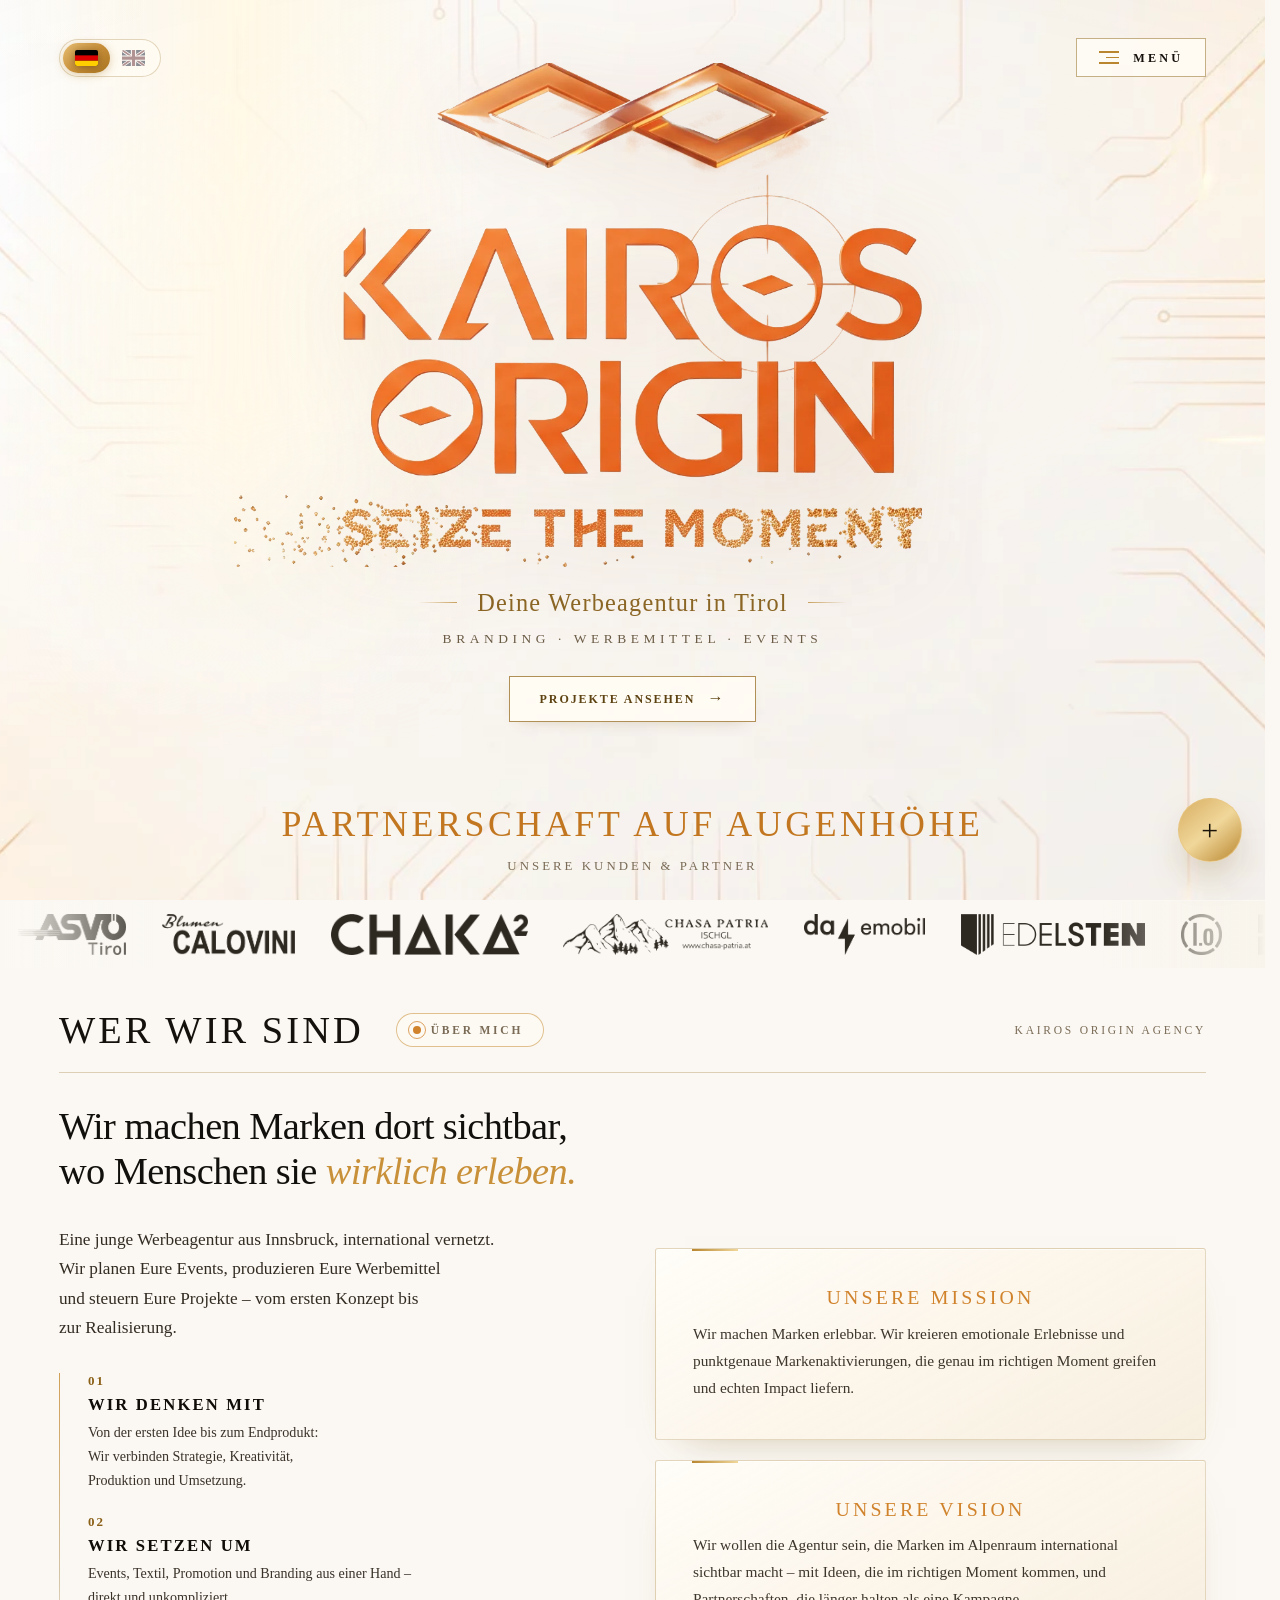
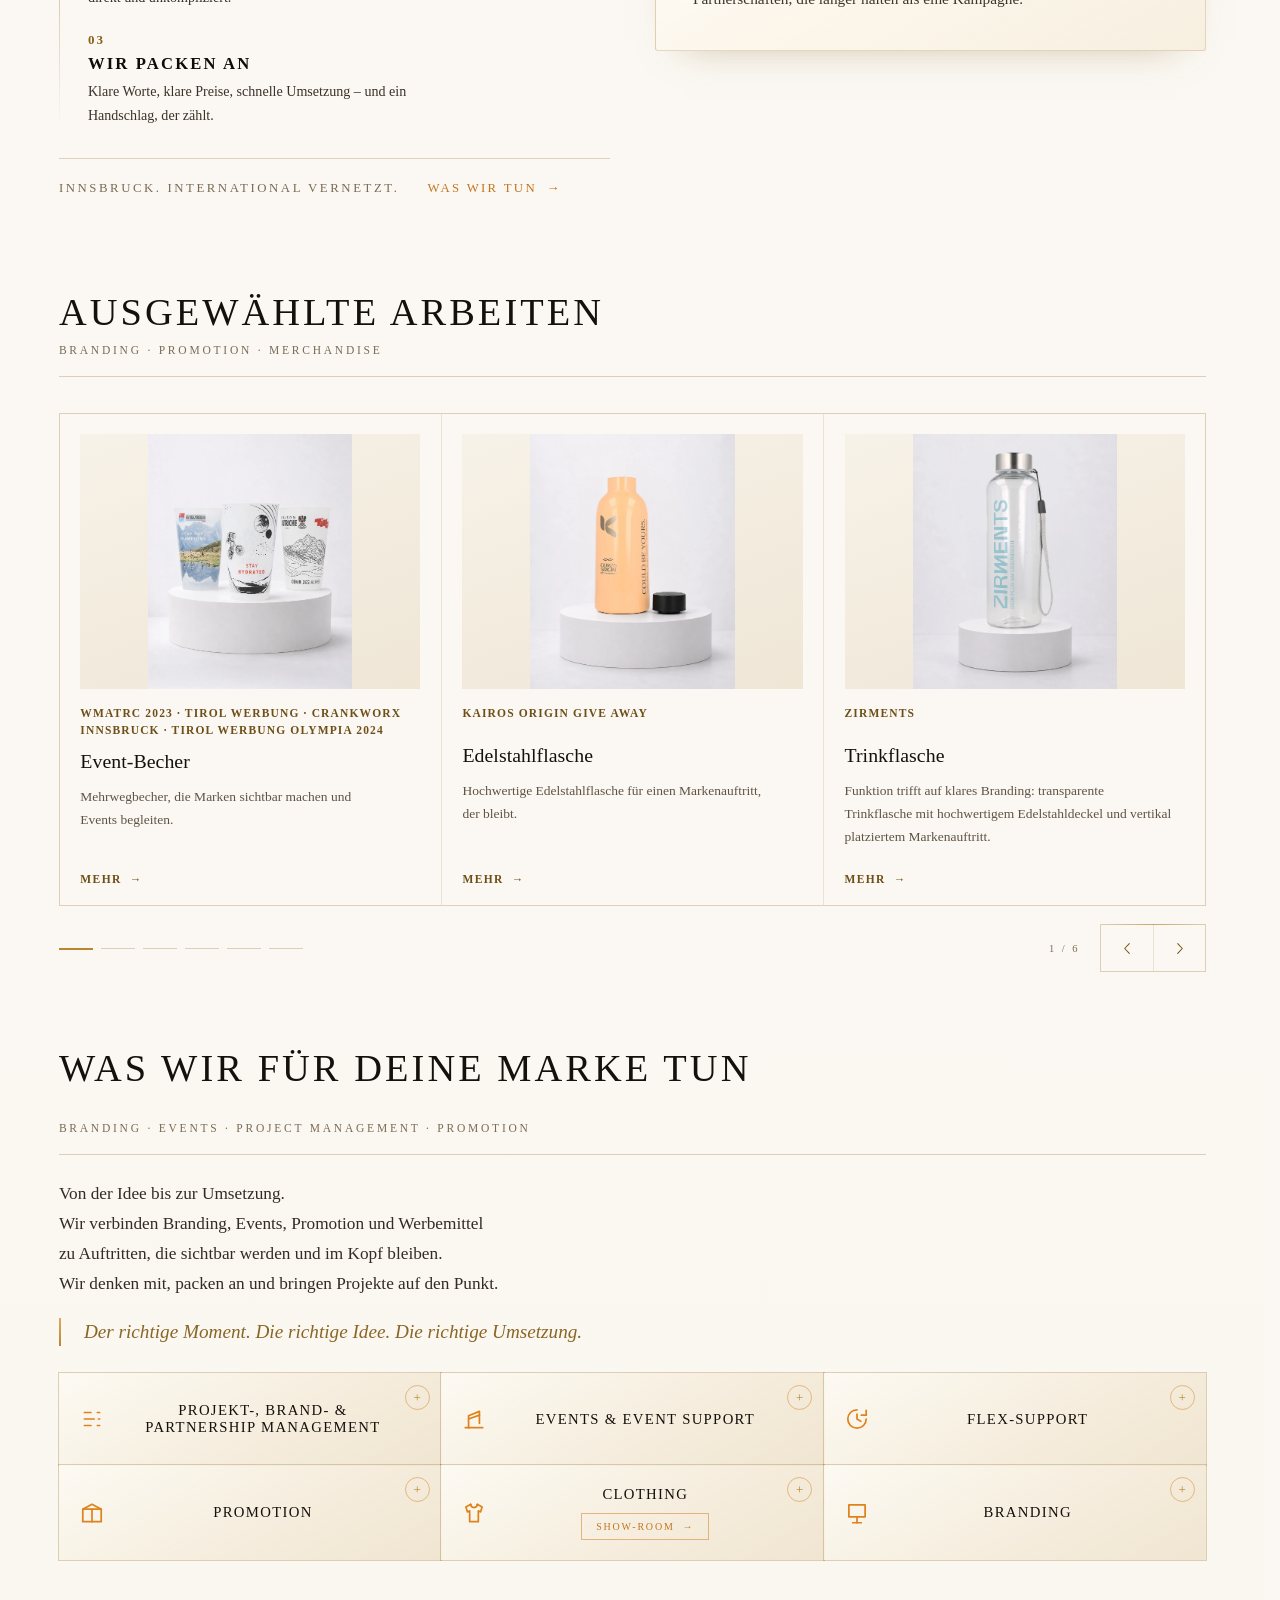
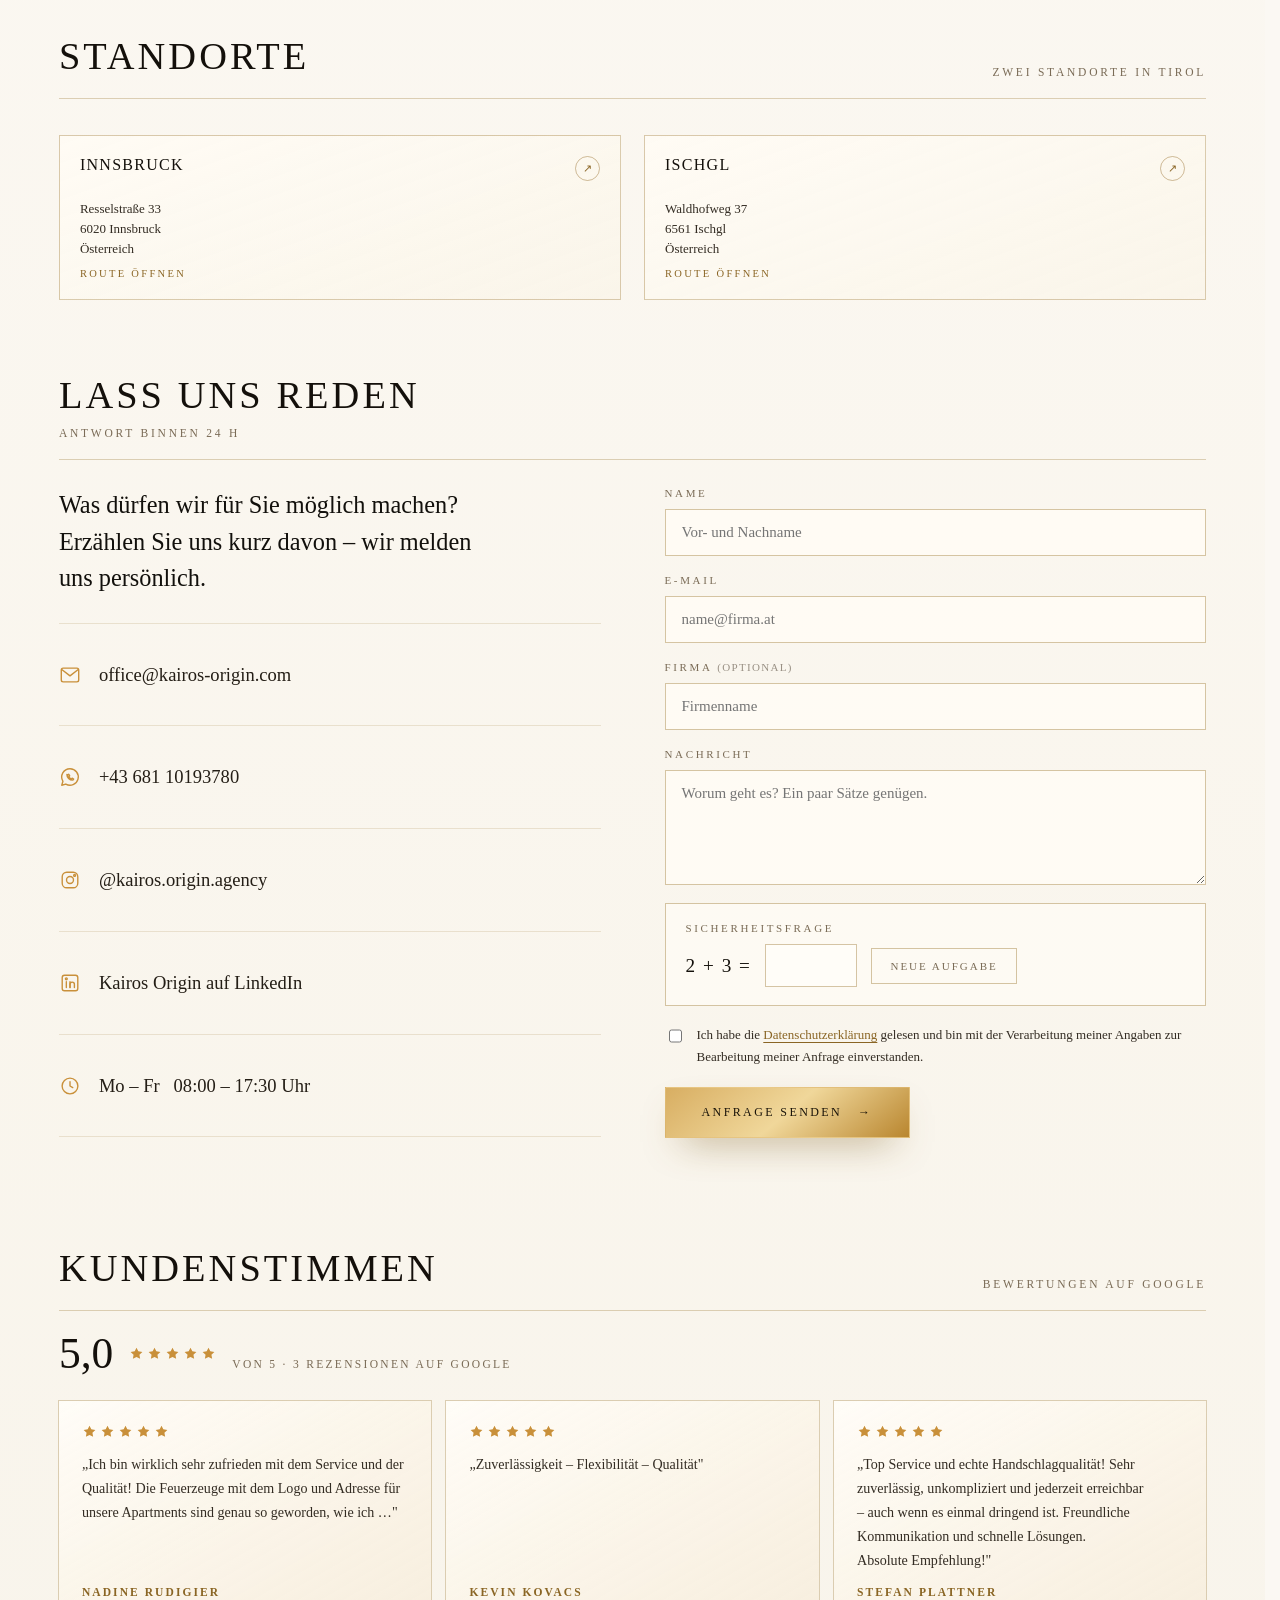
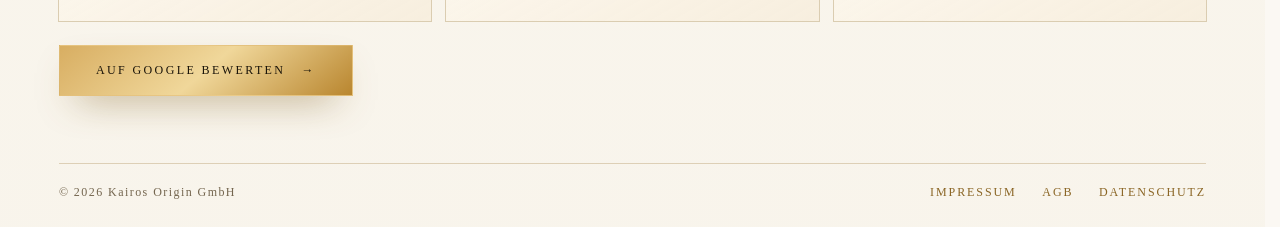
<file: index.html>
<!DOCTYPE html>
<html lang="de-AT">
<head>
<meta charset="utf-8">
<meta name="viewport" content="width=device-width, initial-scale=1">
<title>Werbeagentur Innsbruck &amp; Tirol | Events, Werbemittel, Branding — Kairos Origin</title>
<meta name="description" content="Werbeagentur aus Innsbruck: Events, Werbemittel, Textilveredelung, Branding und Projektsteuerung aus einer Hand. Standorte in Innsbruck und Ischgl.">
<meta name="robots" content="index, follow, max-image-preview:large, max-snippet:-1">
<meta name="author" content="Kairos Origin GmbH">
<meta name="geo.region" content="AT-7">
<meta name="geo.placename" content="Innsbruck, Tirol">
<link rel="icon" type="image/png" href="assets/favicon.png">
<link rel="apple-touch-icon" href="assets/favicon.png">
<meta name="theme-color" content="#fbf8f3">
<!-- Vorschau beim Teilen (WhatsApp, LinkedIn, Facebook).
     og:image und og:url MUESSEN vollstaendige Adressen sein, sonst bleibt die
     Vorschau leer. Nach dem Umzug auf die eigene Domain hier die Adresse
     anpassen — an allen drei Stellen. -->
<meta property="og:type" content="website">
<meta property="og:site_name" content="Kairos Origin">
<meta property="og:locale" content="de_AT">
<meta property="og:url" content="https://rudimate058.github.io/kairos-origin/">
<meta property="og:title" content="Kairos Origin — Werbeagentur Innsbruck">
<meta property="og:description" content="Events, Werbemittel, Textil, Branding und Projektsteuerung aus einer Hand.">
<meta property="og:image" content="https://rudimate058.github.io/kairos-origin/assets/share.webp">
<meta property="og:image:width" content="1200">
<meta property="og:image:height" content="630">
<meta property="og:image:alt" content="Kairos Origin — Seize the moment">
<meta name="twitter:card" content="summary_large_image">
<link rel="canonical" href="https://rudimate058.github.io/kairos-origin/">
<link rel="alternate" hreflang="de-AT" href="https://rudimate058.github.io/kairos-origin/">
<link rel="alternate" hreflang="en" href="https://rudimate058.github.io/kairos-origin/en/">
<link rel="alternate" hreflang="x-default" href="https://rudimate058.github.io/kairos-origin/">
<!-- Die strengen Inhaltsregeln (Content-Security-Policy) setzt der Server
     ueber die Datei .htaccess. Auf GitHub Pages greifen sie nicht; dort
     schuetzt, dass die Seite ausschliesslich eigene Dateien laedt. -->
<meta name="referrer" content="strict-origin-when-cross-origin">
<link rel="stylesheet" href="css/style.css?v=20260923e">

<!-- Damit das grosse Kopfbild und das Logo sofort geladen werden (schnellere
     Anzeige = besseres Ranking). -->
<link rel="preload" as="image" href="assets/logo.webp" type="image/webp" fetchpriority="high">
<link rel="preload" as="image" href="assets/hintergrund.webp">

<!-- Strukturierte Daten: sagt Google, wer wir sind, wo wir sitzen und wie man
     uns erreicht. Grundlage fuer den Eintrag rechts in der Google-Suche und
     fuer Google Maps / Google Unternehmensprofil.
     Nach dem Umzug auf die eigene Domain: alle Adressen hier mit anpassen. -->
<script type="application/ld+json">
{
  "@context": "https://schema.org",
  "@type": "ProfessionalService",
  "@id": "https://rudimate058.github.io/kairos-origin/#organisation",
  "name": "Kairos Origin GmbH",
  "alternateName": "Kairos Origin",
  "description": "Werbeagentur aus Innsbruck für Events, Werbemittel, Textilveredelung, Branding und Projektsteuerung.",
  "url": "https://rudimate058.github.io/kairos-origin/",
  "logo": "https://rudimate058.github.io/kairos-origin/assets/logo.webp",
  "image": "https://rudimate058.github.io/kairos-origin/assets/share.webp",
  "email": "office@kairos-origin.com",
  "telephone": "+4368110193780",
  "vatID": "ATU82598958",
  "legalName": "Kairos Origin GmbH",
  "foundingLocation": "Götzens, Tirol, Österreich",
  "priceRange": "$$",
  "address": {
    "@type": "PostalAddress",
    "streetAddress": "Franz-Singer-Straße 5",
    "postalCode": "6091",
    "addressLocality": "Götzens",
    "addressRegion": "Tirol",
    "addressCountry": "AT"
  },
  "location": [
    {
      "@type": "Place",
      "name": "Kairos Origin — Götzens",
      "address": {
        "@type": "PostalAddress",
        "streetAddress": "Franz-Singer-Straße 5",
        "postalCode": "6091",
        "addressLocality": "Götzens",
        "addressRegion": "Tirol",
        "addressCountry": "AT"
      }
    },
    {
      "@type": "Place",
      "name": "Kairos Origin — Innsbruck",
      "address": {
        "@type": "PostalAddress",
        "streetAddress": "Resselstraße 33",
        "postalCode": "6020",
        "addressLocality": "Innsbruck",
        "addressRegion": "Tirol",
        "addressCountry": "AT"
      }
    },
    {
      "@type": "Place",
      "name": "Kairos Origin — Ischgl",
      "address": {
        "@type": "PostalAddress",
        "streetAddress": "Waldhofweg 37",
        "postalCode": "6561",
        "addressLocality": "Ischgl",
        "addressRegion": "Tirol",
        "addressCountry": "AT"
      }
    }
  ],
  "areaServed": [
    { "@type": "AdministrativeArea", "name": "Tirol" },
    { "@type": "Country", "name": "Österreich" },
    { "@type": "Country", "name": "Deutschland" },
    { "@type": "Country", "name": "Schweiz" }
  ],
  "knowsLanguage": ["de", "en"],
  "sameAs": [
    "https://www.instagram.com/kairos.origin.agency/",
    "https://www.linkedin.com/company/127184144"
  ],
  "hasOfferCatalog": {
    "@type": "OfferCatalog",
    "name": "Leistungen",
    "itemListElement": [
      { "@type": "Offer", "itemOffered": { "@type": "Service", "name": "Eventplanung und Eventumsetzung" } },
      { "@type": "Offer", "itemOffered": { "@type": "Service", "name": "Werbemittel und Werbeartikel" } },
      { "@type": "Offer", "itemOffered": { "@type": "Service", "name": "Textilveredelung und Bekleidung" } },
      { "@type": "Offer", "itemOffered": { "@type": "Service", "name": "Branding und Markenauftritt" } },
      { "@type": "Offer", "itemOffered": { "@type": "Service", "name": "Projektsteuerung" } }
    ]
  }
}
</script>

<script type="application/ld+json">
{
  "@context": "https://schema.org",
  "@type": "WebSite",
  "name": "Kairos Origin",
  "url": "https://rudimate058.github.io/kairos-origin/",
  "inLanguage": "de-AT",
  "publisher": { "@id": "https://rudimate058.github.io/kairos-origin/#organisation" }
}
</script>
</head>
<body>

<a class="sprung-link" href="#inhalt">Zum Inhalt springen</a>

<div class="seite">
  <div class="seiten-verlauf"></div>

  <main id="inhalt">

  <!-- ================= Kopfbereich ================= -->
  <section id="top" class="hero">
    <div class="hero-vignette"></div>
    <div class="hero-glanz"></div>

    <div class="hero-inhalt">

      <nav class="hauptnav" aria-label="Hauptmenü">
        <span class="sprachwahl" aria-label="Sprache" data-sprache="de">
          <span class="sprachwahl-schieber" aria-hidden="true"></span>
          <span class="sprachwahl-knopf sprachwahl-aktiv" aria-current="true" title="Deutsch"><svg viewBox="0 0 20 14" width="20" height="14" aria-hidden="true"><rect width="20" height="14" fill="#000"/><rect y="4.667" width="20" height="4.666" fill="#dd0000"/><rect y="9.333" width="20" height="4.667" fill="#ffce00"/></svg><span class="nur-vorlesen">Deutsch</span></span>
          <a class="sprachwahl-knopf" href="en/index.html" hreflang="en" lang="en" title="English"><svg viewBox="0 0 20 14" width="20" height="14" aria-hidden="true"><clipPath id="uk-kopf"><rect width="20" height="14"/></clipPath><g clip-path="url(#uk-kopf)"><rect width="20" height="14" fill="#012169"/><path d="M0 0l20 14M20 0L0 14" stroke="#fff" stroke-width="2.8"/><path d="M0 0l20 14M20 0L0 14" stroke="#c8102e" stroke-width="1.6"/><path d="M10 0v14M0 7h20" stroke="#fff" stroke-width="4.6"/><path d="M10 0v14M0 7h20" stroke="#c8102e" stroke-width="2.8"/></g></svg><span class="nur-vorlesen">English</span></a>
        </span>
        <button class="menue-knopf" type="button" id="menue-auf"
                aria-expanded="false" aria-controls="vollmenue">
          <span class="menue-striche" aria-hidden="true"><span></span><span></span><span></span></span>
          <span class="menue-wort">Menü</span>
        </button>
      </nav>

      <div class="hero-mitte">
        <h1 class="hero-logo-zeile">
          <!-- Die Hauptueberschrift der Seite. Der Text steht fuer
               Suchmaschinen und Screenreader da, sichtbar ist das Logo. -->
          <span class="nur-vorlesen">Kairos Origin — Werbeagentur aus Innsbruck für Events, Werbemittel und Branding</span>
          <img class="hero-logo" src="assets/logo.webp" width="1244" height="787" alt="Kairos Origin — Seize the moment">
        </h1>

        <div class="hero-unten">
          <p class="hero-rolle">Deine Werbeagentur in Tirol</p>
          <p class="hero-claim">BRANDING · WERBEMITTEL · EVENTS</p>

          <a class="knopf-gold hero-cta" href="#work">Projekte ansehen <span aria-hidden="true">→</span></a>

        </div>
      </div>
    </div>
  </section>

  <!-- ================= Partner ================= -->
  <section id="partner" class="partner">
    <div class="partner-kopf">
      <h2>Partnerschaft auf Augenhöhe</h2>
      <p>Unsere Kunden &amp; Partner</p>
    </div>
    <div class="laufband-rahmen">
      <!-- Logos werden aus js/main.js eingesetzt -->
      <div class="laufband"></div>
    </div>
  </section>

  <!-- ================= Agentur ================= -->
  <section id="agency" class="agentur">
    <div class="abschnitt-kopf">
      <h2>Wer wir sind</h2>
      <a class="ueber-knopf" href="ueber-mich.html">
        <span class="ueber-knopf-punkt" aria-hidden="true"></span>
        <span>Über mich</span>
      </a>
      <span>Kairos Origin Agency</span>
    </div>

    <div class="agentur-raster">
      <div class="agentur-text">

        <p class="agentur-schlagzeile">Wir machen Marken dort sichtbar,<br>wo Menschen sie <em>wirklich erleben.</em></p>

        <p class="agentur-vorspann">Eine junge Werbeagentur aus Innsbruck, international vernetzt. Wir planen Eure Events, produzieren Eure Werbemittel und steuern Eure Projekte – vom ersten Konzept bis zur Realisierung.</p>

        <div class="agentur-punkte">
          <div class="agentur-punkt">
            <span class="ziffer">01</span>
            <h4>Wir denken mit</h4>
            <p>Von der ersten Idee bis zum Endprodukt:<br>Wir&nbsp;verbinden Strategie, Kreativität,<br>Produktion und Umsetzung.</p>
          </div>
          <div class="agentur-punkt">
            <span class="ziffer">02</span>
            <h4>Wir setzen um</h4>
            <p>Events, Textil, Promotion und Branding aus einer Hand – direkt und unkompliziert.</p>
          </div>
          <div class="agentur-punkt">
            <span class="ziffer">03</span>
            <h4>Wir packen an</h4>
            <p>Klare Worte, klare Preise, schnelle Umsetzung – und ein Handschlag, der zählt.</p>
          </div>
        </div>

        <div class="agentur-fuss">
          <span>Innsbruck. International vernetzt.</span>
          <a href="#services">Was wir tun <span>→</span></a>
        </div>
      </div>

      <div class="agentur-karten">
        <div class="agentur-karte">
          <h3>Unsere Mission</h3>
          <p>Wir machen Marken erlebbar. Wir kreieren emotionale Erlebnisse und punktgenaue Markenaktivierungen, die genau im richtigen Moment greifen und echten Impact liefern.</p>
        </div>
        <div class="agentur-karte">
          <h3>Unsere Vision</h3>
          <p>Wir wollen die Agentur sein, die Marken im Alpenraum international sichtbar macht – mit Ideen, die im richtigen Moment kommen, und Partnerschaften, die länger halten als eine Kampagne.</p>
        </div>
      </div>
    </div>
  </section>

  <!-- ================= Arbeiten ================= -->
  <section id="work" class="abschnitt">
    <div class="abschnitt-kopf">
      <h2>Ausgewählte Arbeiten</h2>
      <span>Branding · Promotion · Merchandise</span>
    </div>

    <div class="arbeiten-buehne">
      <!-- Karten werden aus js/main.js eingesetzt -->
      <div class="arbeiten-raster"></div>
    </div>

    <div class="arbeiten-blaettern">
      <div class="arbeiten-punkte" role="tablist" aria-label="Seiten"></div>
      <span class="arbeiten-stand"></span>
      <div class="arbeiten-nav">
        <button type="button" class="arbeiten-pfeil" data-seite="zurueck" aria-label="Vorherige Seite"><span class="pfeil-glas"><svg viewBox="0 0 24 24" width="17" height="17" fill="none" stroke="currentColor" stroke-width="1.5" stroke-linecap="round" stroke-linejoin="round" aria-hidden="true"><path d="M14.5 5 8 12l6.5 7"></path></svg><svg viewBox="0 0 24 24" width="17" height="17" fill="none" stroke="currentColor" stroke-width="1.5" stroke-linecap="round" stroke-linejoin="round" aria-hidden="true"><path d="M14.5 5 8 12l6.5 7"></path></svg></span></button>
        <button type="button" class="arbeiten-pfeil" data-seite="vor" aria-label="Nächste Seite"><span class="pfeil-glas"><svg viewBox="0 0 24 24" width="17" height="17" fill="none" stroke="currentColor" stroke-width="1.5" stroke-linecap="round" stroke-linejoin="round" aria-hidden="true"><path d="M9.5 5 16 12l-6.5 7"></path></svg><svg viewBox="0 0 24 24" width="17" height="17" fill="none" stroke="currentColor" stroke-width="1.5" stroke-linecap="round" stroke-linejoin="round" aria-hidden="true"><path d="M9.5 5 16 12l-6.5 7"></path></svg></span></button>
      </div>
    </div>
  </section>

  <!-- ================= Leistungen ================= -->
  <section id="services" class="abschnitt">
    <div class="abschnitt-kopf">
      <h2>Was wir für deine Marke tun</h2>
      <span>Branding · Events · Project Management · Promotion</span>
    </div>

    <p class="leistungen-vorspann">Von der Idee bis zur Umsetzung.<br>Wir verbinden Branding, Events, Promotion und Werbemittel<br>zu Auftritten, die sichtbar werden und im Kopf bleiben.<br>Wir denken mit, packen an und bringen Projekte auf den Punkt.</p>

    <p class="leistungen-claim">Der richtige Moment. Die richtige Idee. Die richtige Umsetzung.</p>

    <div class="leistungen-raster">

      <div class="leistung" tabindex="0" role="button" aria-haspopup="dialog">
        <div class="leistung-kopf">
          <span class="leistung-icon"><svg viewBox="0 0 24 24" width="32" height="32" fill="none" stroke="#e0821c" stroke-width="1.6" stroke-linecap="round" stroke-linejoin="round"><path d="M5 6h6M5 12h9M5 18h6"></path><path d="M17 6h2M18 12h1M17 18h2"></path></svg></span>
          <span class="leistung-plus">+</span>
        </div>
        <div class="leistung-titel">
          <h3>Projekt-, Brand- &amp; Partnership Management</h3>
        </div>
        <div class="leistung-text">
          <p>Projekte ganzheitlich gesteuert, Marken strategisch weiterentwickelt und Partnerschaften gezielt aufgebaut.

Strategie · Projektsteuerung · Markenkooperationen</p>
        </div>
      </div>

      <div class="leistung" tabindex="0" role="button" aria-haspopup="dialog">
        <div class="leistung-kopf">
          <span class="leistung-icon"><svg viewBox="0 0 24 24" width="32" height="32" fill="none" stroke="#e0821c" stroke-width="1.6" stroke-linecap="round" stroke-linejoin="round"><path d="M4 20h16"></path><path d="M7 20V9l10-4v11"></path><path d="M7 12l10-3.6"></path></svg></span>
          <span class="leistung-plus">+</span>
        </div>
        <div class="leistung-titel">
          <h3>Events &amp; Event Support</h3>
        </div>
        <div class="leistung-text">
          <p>Messe, Firmenevent oder POS – wir bringen eure Marke dorthin, wo sie erlebt wird. Planung, Logistik und Material aus einer Hand.

Planung · Logistik · Material vor Ort</p>
        </div>
      </div>

      <div class="leistung" tabindex="0" role="button" aria-haspopup="dialog">
        <div class="leistung-kopf">
          <span class="leistung-icon"><svg viewBox="0 0 24 24" width="32" height="32" fill="none" stroke="#e0821c" stroke-width="1.6" stroke-linecap="round" stroke-linejoin="round"><path d="M12 3.5a8.5 8.5 0 1 0 8.5 8.5"></path><path d="M12 7.5V12l3.6 2.2"></path><path d="M20.5 4v4.5H16"></path></svg></span>
          <span class="leistung-plus">+</span>
        </div>
        <div class="leistung-titel">
          <h3>FLEX‑Support</h3>
        </div>
        <div class="leistung-text">
          <p>Wenn's mehr wird, springen wir ein. Flexible Unterstützung bei Projektspitzen – sofort einsatzbereit und ohne zusätzliches Personalrisiko.

Flexibel · Sofort einsatzbereit · Ohne Personalrisiko</p>
        </div>
      </div>

      <div class="leistung" tabindex="0" role="button" aria-haspopup="dialog">
        <div class="leistung-kopf">
          <span class="leistung-icon"><svg viewBox="0 0 24 24" width="32" height="32" fill="none" stroke="#e0821c" stroke-width="1.6" stroke-linecap="round" stroke-linejoin="round"><path d="M3.5 8.5h17V20H3.5z"></path><path d="M3.5 8.5 12 4l8.5 4.5"></path><path d="M12 8.5V20"></path></svg></span>
          <span class="leistung-plus">+</span>
        </div>
        <div class="leistung-titel">
          <h3>Promotion</h3>
        </div>
        <div class="leistung-text">
          <p>Werbemittel, die auffallen und eure Marke sichtbar machen – von der Auswahl bis zur eigenen Veredelung und fertigen Produktion.

Sourcing · Veredelung · Produktion</p>
        </div>
      </div>

      <div class="leistung" tabindex="0" role="button" aria-haspopup="dialog">
        <div class="leistung-kopf">
          <span class="leistung-icon"><svg viewBox="0 0 24 24" width="32" height="32" fill="none" stroke="#e0821c" stroke-width="1.6" stroke-linecap="round" stroke-linejoin="round"><path d="M9 4 4.5 6.5 6 11l2-1v10h8V10l2 1 1.5-4.5L15 4"></path><path d="M9 4a3 3 0 0 0 6 0"></path></svg></span>
          <span class="leistung-plus">+</span>
        </div>
        <div class="leistung-titel">
          <h3>Clothing</h3>
          <a class="leistung-link" href="https://www.textileworld.eu/?customer=D020050" target="_blank" rel="noopener">Show-Room <span>→</span></a>
        </div>
        <div class="leistung-text">
          <p>Maßgeschneiderte Textilien für Teams, Merch und Events – individuell auf eure Marke abgestimmt.

Auswahl · Veredelung · Produktion</p>
        </div>
      </div>

      <div class="leistung" tabindex="0" role="button" aria-haspopup="dialog">
        <div class="leistung-kopf">
          <span class="leistung-icon"><svg viewBox="0 0 24 24" width="32" height="32" fill="none" stroke="#e0821c" stroke-width="1.6" stroke-linecap="round" stroke-linejoin="round"><path d="M4.5 4.5h15v11h-15z"></path><path d="M12 15.5V21"></path><path d="M8 21h8"></path></svg></span>
          <span class="leistung-plus">+</span>
        </div>
        <div class="leistung-titel">
          <h3>Branding</h3>
        </div>
        <div class="leistung-text">
          <p>Starke Markenpräsenz vor Ort – vom klassischen Banner bis zur individuellen Sonderlösung.

Banner · Displays · Blow-ups · Sonderbauten</p>
        </div>
      </div>

    </div>
  </section>

  <!-- ================= Standorte ================= -->
  <section id="standorte" class="abschnitt">
    <div class="abschnitt-kopf">
      <h2>Standorte</h2>
      <span>Zwei Standorte in Tirol</span>
    </div>

    <div class="standorte-raster">

      <a class="standort" href="https://maps.google.com/maps?q=Resselstrasse+33,+6020+Innsbruck,+Austria" target="_blank" rel="noopener">
        <div class="standort-kopf">
          <h3>Innsbruck</h3>
          <span class="standort-pfeil">↗</span>
        </div>
        <div class="standort-fuss">
          <p>Resselstraße 33<br>6020 Innsbruck<br>Österreich</p>
          <span>Route öffnen</span>
        </div>
      </a>

      <a class="standort" href="https://maps.google.com/maps?q=Waldhofweg+37,+6561+Ischgl,+Austria" target="_blank" rel="noopener">
        <div class="standort-kopf">
          <h3>Ischgl</h3>
          <span class="standort-pfeil">↗</span>
        </div>
        <div class="standort-fuss">
          <p>Waldhofweg 37<br>6561 Ischgl<br>Österreich</p>
          <span>Route öffnen</span>
        </div>
      </a>

    </div>
  </section>

  <!-- ================= Kontakt ================= -->
  <section id="contact" class="abschnitt kontakt">
    <div class="abschnitt-kopf">
      <h2>Lass uns reden</h2>
      <span>Antwort binnen 24 h</span>
    </div>

    <div class="kontakt-raster">
      <div class="kontakt-links">
        <p class="kontakt-einleitung">Was dürfen wir für Sie möglich machen?<br>Erzählen Sie uns kurz davon – wir melden uns persönlich.</p>

        <div class="kontakt-liste">
          <div class="kontakt-zeile">
            <svg viewBox="0 0 24 24" width="22" height="22" fill="none" stroke="#c9903a" stroke-width="1.5" stroke-linecap="round" stroke-linejoin="round"><rect x="2.5" y="4.5" width="19" height="15" rx="2"></rect><path d="M3 6l9 7 9-7"></path></svg>
            <a href="mailto:office@kairos-origin.com">office@kairos-origin.com</a>
          </div>
          <div class="kontakt-zeile">
            <svg viewBox="0 0 24 24" width="22" height="22" fill="none" stroke="#c9903a" stroke-width="1.5" stroke-linecap="round" stroke-linejoin="round"><path d="M12 3a9 9 0 0 0-7.7 13.7L3 21l4.4-1.3A9 9 0 1 0 12 3z"></path><path d="M8.6 9.2c0 3.3 2.9 6.2 6.2 6.2.6 0 1.2-.5 1.2-1.1l-1.7-1-.9 1a5.4 5.4 0 0 1-2.7-2.7l1-.9-1-1.7c-.6 0-1.1.6-1.1 1.2z"></path></svg>
            <a href="https://wa.me/4368110193780" target="_blank" rel="noopener">+43 681 10193780</a>
          </div>
          <div class="kontakt-zeile">
            <svg viewBox="0 0 24 24" width="22" height="22" fill="none" stroke="#c9903a" stroke-width="1.5" stroke-linecap="round" stroke-linejoin="round"><rect x="3.5" y="3.5" width="17" height="17" rx="5"></rect><circle cx="12" cy="12" r="3.8"></circle><circle cx="17" cy="7" r="1"></circle></svg>
            <a href="https://www.instagram.com/kairos.origin.agency/" target="_blank" rel="noopener">@kairos.origin.agency</a>
          </div>
          <div class="kontakt-zeile">
            <svg viewBox="0 0 24 24" width="22" height="22" fill="none" stroke="#c9903a" stroke-width="1.5" stroke-linecap="round" stroke-linejoin="round"><rect x="3.5" y="3.5" width="17" height="17" rx="2.5"></rect><path d="M8 10.5V17"></path><circle cx="8" cy="7.4" r="1"></circle><path d="M12 17v-3.6a2.4 2.4 0 0 1 4.8 0V17"></path><path d="M12 10.5V17"></path></svg>
            <a href="https://www.linkedin.com/company/127184144" target="_blank" rel="noopener">Kairos Origin auf LinkedIn</a>
          </div>
          <div class="kontakt-zeile">
            <svg viewBox="0 0 24 24" width="22" height="22" fill="none" stroke="#c9903a" stroke-width="1.5" stroke-linecap="round" stroke-linejoin="round"><circle cx="12" cy="12" r="8.6"></circle><path d="M12 7.4V12l3 1.8"></path></svg>
            <span>Mo – Fr&nbsp;&nbsp; 08:00 – 17:30 Uhr</span>
          </div>
        </div>
      </div>

      <!-- ==========================================================
           FORMULAR — eigene Loesung, kein Drittanbieter.

           Auf GitHub Pages ist es im SCHAUMODUS: es prueft die Eingaben,
           verschickt aber nichts und zeigt stattdessen einen Hinweis mit
           E-Mail und WhatsApp. Ein Formular braucht einen Server, der die
           Nachricht weitergibt; auf GitHub Pages gibt es den nicht.

           ZUM SCHARFSTELLEN auf eigenem Hosting mit PHP
           (Anleitung: MERKZETTEL-FORMULAR.md):
             1. kontakt.php.txt in kontakt.php umbenennen und in den
                Ordner der Seite legen
             2. hier ergaenzen: action="kontakt.php" method="post"
                (bei der englischen Fassung: action="../kontakt.php")
             3. in js/main.js FORMULAR_SCHAUMODUS auf false setzen
           ========================================================== -->
      <form class="kontakt-formular" id="kontaktformular" novalidate>


        <label class="feld">
          <span>Name</span>
          <input type="text" name="name" autocomplete="name"
                 placeholder="Vor- und Nachname" required>
        </label>

        <label class="feld">
          <span>E-Mail</span>
          <input type="email" name="email" autocomplete="email"
                 placeholder="name@firma.at" required>
        </label>

        <label class="feld">
          <span>Firma <em>(optional)</em></span>
          <input type="text" name="firma" autocomplete="organization"
                 placeholder="Firmenname">
        </label>

        <label class="feld">
          <span>Nachricht</span>
          <textarea name="nachricht" rows="5" required
                    placeholder="Worum geht es? Ein paar Sätze genügen."></textarea>
        </label>

        <!-- Unsichtbares Feld: nur Spam-Roboter fuellen es aus -->
        <div class="honigtopf" aria-hidden="true">
          <label>Bitte leer lassen
            <input type="text" name="website" tabindex="-1" autocomplete="off">
          </label>
        </div>

        <div class="captcha">
          <span>Sicherheitsfrage</span>
          <div class="captcha-zeile">
            <span class="captcha-aufgabe" id="captcha-aufgabe"></span>
            <input type="text" id="captcha-antwort" name="captcha" inputmode="numeric"
                   autocomplete="off" aria-describedby="captcha-hinweis" required>
            <button type="button" class="captcha-neu" id="captcha-neu">Neue Aufgabe</button>
          </div>
          <span class="captcha-hinweis" id="captcha-hinweis" hidden>Das Ergebnis stimmt noch nicht.</span>
        </div>

        <label class="zustimmung">
          <input type="checkbox" name="zustimmung" required>
          <span>Ich habe die <a href="#" data-oeffnen="datenschutz">Datenschutzerklärung</a> gelesen und bin mit der Verarbeitung meiner Angaben zur Bearbeitung meiner Anfrage einverstanden.</span>
        </label>

        <button type="submit" class="knopf-gold">Anfrage senden <span>→</span></button>

        <p class="formular-erfolg" id="formular-meldung" hidden></p>
      </form>

    </div>


  </section>

  <!-- ================= Kundenstimmen ================= -->
  <section id="stimmen" class="abschnitt stimmen">
    <div class="abschnitt-kopf">
      <h2>Kundenstimmen</h2>
      <span>Bewertungen auf Google</span>
    </div>

    <div class="stimmen-gesamt">
      <span class="stimmen-note">5,0</span>
      <div class="stimmen-sterne-gross" aria-hidden="true"><svg viewBox="0 0 24 24" width="15" height="15" fill="#c9903a" stroke="none"><path d="M12 2.6l2.9 5.9 6.5.95-4.7 4.6 1.1 6.45L12 17.45 6.2 20.5l1.1-6.45-4.7-4.6 6.5-.95z"></path></svg><svg viewBox="0 0 24 24" width="15" height="15" fill="#c9903a" stroke="none"><path d="M12 2.6l2.9 5.9 6.5.95-4.7 4.6 1.1 6.45L12 17.45 6.2 20.5l1.1-6.45-4.7-4.6 6.5-.95z"></path></svg><svg viewBox="0 0 24 24" width="15" height="15" fill="#c9903a" stroke="none"><path d="M12 2.6l2.9 5.9 6.5.95-4.7 4.6 1.1 6.45L12 17.45 6.2 20.5l1.1-6.45-4.7-4.6 6.5-.95z"></path></svg><svg viewBox="0 0 24 24" width="15" height="15" fill="#c9903a" stroke="none"><path d="M12 2.6l2.9 5.9 6.5.95-4.7 4.6 1.1 6.45L12 17.45 6.2 20.5l1.1-6.45-4.7-4.6 6.5-.95z"></path></svg><svg viewBox="0 0 24 24" width="15" height="15" fill="#c9903a" stroke="none"><path d="M12 2.6l2.9 5.9 6.5.95-4.7 4.6 1.1 6.45L12 17.45 6.2 20.5l1.1-6.45-4.7-4.6 6.5-.95z"></path></svg></div>
      <span class="stimmen-zahl">von 5 · 3 Rezensionen auf Google</span>
    </div>

    <div class="stimmen-raster">
        <blockquote class="stimme">
          <div class="stimme-sterne" aria-label="5 von 5 Sternen"><svg viewBox="0 0 24 24" width="15" height="15" fill="#c9903a" stroke="none"><path d="M12 2.6l2.9 5.9 6.5.95-4.7 4.6 1.1 6.45L12 17.45 6.2 20.5l1.1-6.45-4.7-4.6 6.5-.95z"></path></svg><svg viewBox="0 0 24 24" width="15" height="15" fill="#c9903a" stroke="none"><path d="M12 2.6l2.9 5.9 6.5.95-4.7 4.6 1.1 6.45L12 17.45 6.2 20.5l1.1-6.45-4.7-4.6 6.5-.95z"></path></svg><svg viewBox="0 0 24 24" width="15" height="15" fill="#c9903a" stroke="none"><path d="M12 2.6l2.9 5.9 6.5.95-4.7 4.6 1.1 6.45L12 17.45 6.2 20.5l1.1-6.45-4.7-4.6 6.5-.95z"></path></svg><svg viewBox="0 0 24 24" width="15" height="15" fill="#c9903a" stroke="none"><path d="M12 2.6l2.9 5.9 6.5.95-4.7 4.6 1.1 6.45L12 17.45 6.2 20.5l1.1-6.45-4.7-4.6 6.5-.95z"></path></svg><svg viewBox="0 0 24 24" width="15" height="15" fill="#c9903a" stroke="none"><path d="M12 2.6l2.9 5.9 6.5.95-4.7 4.6 1.1 6.45L12 17.45 6.2 20.5l1.1-6.45-4.7-4.6 6.5-.95z"></path></svg></div>
          <p>„Ich bin wirklich sehr zufrieden mit dem Service und der Qualität! Die Feuerzeuge mit dem Logo und Adresse für unsere Apartments sind genau so geworden, wie ich …"</p>
          <footer>Nadine Rudigier</footer>
        </blockquote>
        <blockquote class="stimme">
          <div class="stimme-sterne" aria-label="5 von 5 Sternen"><svg viewBox="0 0 24 24" width="15" height="15" fill="#c9903a" stroke="none"><path d="M12 2.6l2.9 5.9 6.5.95-4.7 4.6 1.1 6.45L12 17.45 6.2 20.5l1.1-6.45-4.7-4.6 6.5-.95z"></path></svg><svg viewBox="0 0 24 24" width="15" height="15" fill="#c9903a" stroke="none"><path d="M12 2.6l2.9 5.9 6.5.95-4.7 4.6 1.1 6.45L12 17.45 6.2 20.5l1.1-6.45-4.7-4.6 6.5-.95z"></path></svg><svg viewBox="0 0 24 24" width="15" height="15" fill="#c9903a" stroke="none"><path d="M12 2.6l2.9 5.9 6.5.95-4.7 4.6 1.1 6.45L12 17.45 6.2 20.5l1.1-6.45-4.7-4.6 6.5-.95z"></path></svg><svg viewBox="0 0 24 24" width="15" height="15" fill="#c9903a" stroke="none"><path d="M12 2.6l2.9 5.9 6.5.95-4.7 4.6 1.1 6.45L12 17.45 6.2 20.5l1.1-6.45-4.7-4.6 6.5-.95z"></path></svg><svg viewBox="0 0 24 24" width="15" height="15" fill="#c9903a" stroke="none"><path d="M12 2.6l2.9 5.9 6.5.95-4.7 4.6 1.1 6.45L12 17.45 6.2 20.5l1.1-6.45-4.7-4.6 6.5-.95z"></path></svg></div>
          <p>„Zuverlässigkeit – Flexibilität – Qualität"</p>
          <footer>Kevin Kovacs</footer>
        </blockquote>
        <blockquote class="stimme">
          <div class="stimme-sterne" aria-label="5 von 5 Sternen"><svg viewBox="0 0 24 24" width="15" height="15" fill="#c9903a" stroke="none"><path d="M12 2.6l2.9 5.9 6.5.95-4.7 4.6 1.1 6.45L12 17.45 6.2 20.5l1.1-6.45-4.7-4.6 6.5-.95z"></path></svg><svg viewBox="0 0 24 24" width="15" height="15" fill="#c9903a" stroke="none"><path d="M12 2.6l2.9 5.9 6.5.95-4.7 4.6 1.1 6.45L12 17.45 6.2 20.5l1.1-6.45-4.7-4.6 6.5-.95z"></path></svg><svg viewBox="0 0 24 24" width="15" height="15" fill="#c9903a" stroke="none"><path d="M12 2.6l2.9 5.9 6.5.95-4.7 4.6 1.1 6.45L12 17.45 6.2 20.5l1.1-6.45-4.7-4.6 6.5-.95z"></path></svg><svg viewBox="0 0 24 24" width="15" height="15" fill="#c9903a" stroke="none"><path d="M12 2.6l2.9 5.9 6.5.95-4.7 4.6 1.1 6.45L12 17.45 6.2 20.5l1.1-6.45-4.7-4.6 6.5-.95z"></path></svg><svg viewBox="0 0 24 24" width="15" height="15" fill="#c9903a" stroke="none"><path d="M12 2.6l2.9 5.9 6.5.95-4.7 4.6 1.1 6.45L12 17.45 6.2 20.5l1.1-6.45-4.7-4.6 6.5-.95z"></path></svg></div>
          <p>„Top Service und echte Handschlagqualität! Sehr zuverlässig, unkompliziert und jederzeit erreichbar – auch wenn es einmal dringend ist. Freundliche Kommunikation und schnelle Lösungen. Absolute Empfehlung!"</p>
          <footer>Stefan Plattner</footer>
        </blockquote>
    </div>

    <div class="stimmen-fuss">
      <a class="knopf-gold" href="https://www.google.com/maps/search/?api=1&amp;query=Kairos%20Origin%20Resselstra%C3%9Fe%2033%206020%20Innsbruck" target="_blank" rel="noopener">Auf Google bewerten <span>→</span></a>
    </div>
  </section>

  </main>

  <footer class="fussbereich">
    <div class="fuss-adresse">
      <span>© 2026 Kairos Origin GmbH</span>
    </div>
    <div class="fuss-links">
      <button type="button" data-oeffnen="impressum">Impressum</button>
      <button type="button" data-oeffnen="agb">AGB</button>
      <button type="button" data-oeffnen="datenschutz">Datenschutz</button>
    </div>
  </footer>


  <!-- ================= Grossansicht der Produkte ================= -->
  <div class="grossansicht" role="dialog" aria-modal="true">
    <button type="button" class="knopf-dunkel grossansicht-zu" data-schliessen aria-label="Schließen">✕</button>

    <div class="grossansicht-tafel">
      <!-- Bilder werden aus js/main.js eingesetzt -->
      <div class="grossansicht-bild"></div>

      <div class="grossansicht-info">
        <div class="grossansicht-kopf">
          <span class="kunde"></span>
          <span class="name"></span>
        </div>
        <p class="grossansicht-text"></p>
        <div class="grossansicht-fuss">
          <button type="button" class="knopf-dunkel" data-vitrine="zurueck" aria-label="Vorheriges Produkt">←</button>
          <span class="vitrine-zaehler"></span>
          <button type="button" class="knopf-dunkel" data-vitrine="vor" aria-label="Nächstes Produkt">→</button>
        </div>
      </div>
    </div>
  </div>

  <!-- Text einer Leistung, geöffnet per Klick auf die Kachel -->
  <div class="overlay" role="dialog" aria-modal="true" id="leistung-fenster">
    <div class="overlay-tafel leistung-tafel">
      <div class="overlay-kopf">
        <h2></h2>
        <button type="button" class="overlay-schliessen" data-schliessen aria-label="Schließen">✕</button>
      </div>
      <p class="leistung-fenster-text"></p>
      <p class="leistung-fenster-stichworte"></p>
      <a class="leistung-fenster-link knopf-gold" href="#" target="_blank" rel="noopener">Show-Room <span>→</span></a>
    </div>
  </div>

  <!-- ================= Impressum ================= -->
  <div class="overlay" role="dialog" aria-modal="true" id="impressum">
    <div class="overlay-tafel">
      <div class="overlay-kopf">
        <h2>Impressum</h2>
        <button type="button" class="overlay-schliessen" data-schliessen aria-label="Schließen">✕</button>
      </div>
      <div class="rechtstext">
        <section>
          <h3>Angaben gemäß § 5 ECG und § 14 UGB</h3>
          <p>Kairos Origin GmbH<br>Franz-Singer-Straße 5<br>6091 Götzens, Österreich</p>
        </section>
        <section>
          <h3>Kontakt</h3>
          <p>Tel.: +43 681 10193780<br>E-Mail: office@kairos-origin.com</p>
        </section>
        <section>
          <h3>Unternehmensgegenstand</h3>
          <p>Erbringung von Dienstleistungen in den Bereichen Marketing &amp; Werbung. Organisation von Veranstaltungen, Durchführung von Events und digitalen Service. Handelsgewerbe, Handelsagent und Versandhandel.</p>
        </section>
        <section>
          <h3>Firmenbuch</h3>
          <p>Firmenbuchnummer: FN 663210 i<br>Firmenbuchgericht: Landesgericht Innsbruck<br>VNR: 001<br>Sitz der Gesellschaft: Götzens</p>
        </section>
        <section>
          <h3>UID-Nummer</h3>
          <p>ATU82598958</p>
        </section>
        <section>
          <h3>Geschäftsführung</h3>
          <p>Herr Sandro Holzmann, alleinvertretungsberechtigt</p>
        </section>
        <section>
          <h3>Gewerbeaufsichtsbehörde</h3>
          <p>Bezirkshauptmannschaft Innsbruck</p>
        </section>
        <section>
          <h3>Kammerzugehörigkeit</h3>
          <p>Wirtschaftskammer Tirol, Fachgruppe Werbung und Marktkommunikation<br>Gewerbeordnung: <a href="https://www.ris.bka.gv.at" target="_blank" rel="noopener">www.ris.bka.gv.at</a></p>
        </section>
        <section>
          <h3>Verbraucherstreitbeilegung</h3>
          <p>Wir sind nicht verpflichtet und nicht bereit, an einem Streitbeilegungsverfahren vor einer Verbraucherschlichtungsstelle teilzunehmen.</p>
        </section>
        <section>
          <h3>Urheberrecht</h3>
          <p>Alle Inhalte dieser Website – Texte, Bilder, Grafiken und Logos – sind urheberrechtlich geschützt. Die Logos unserer Partner werden mit Zustimmung der jeweiligen Rechteinhaber verwendet.</p>
        </section>
        <section>
          <h3>Haftung für Links</h3>
          <p>Unsere Website enthält Links zu externen Websites Dritter, auf deren Inhalte wir keinen Einfluss haben. Für diese Inhalte ist stets der jeweilige Anbieter verantwortlich.</p>
        </section>
      </div>
    </div>
  </div>

  <!-- ================= Datenschutz ================= -->
  <div class="overlay" role="dialog" aria-modal="true" id="datenschutz">
    <div class="overlay-tafel">
      <div class="overlay-kopf">
        <h2>Datenschutz</h2>
        <button type="button" class="overlay-schliessen" data-schliessen aria-label="Schließen">✕</button>
      </div>
      <div class="rechtstext">
        <section>
          <h3>1. Verantwortlicher</h3>
          <p>Kairos Origin GmbH<br>Franz-Singer-Straße 5, 6091 Götzens, Austria<br>Tel.: +43 681 10193780<br>E-Mail: office@kairos-origin.com</p>
        </section>
        <section>
          <h3>2. Erhebung technischer Daten</h3>
          <p>Beim Aufruf unserer Website werden automatisch technische Zugriffsdaten übertragen (IP-Adresse, Browsertyp, Betriebssystem, Referrer-URL, Datum und Uhrzeit des Zugriffs). Diese Daten dienen ausschließlich dem sicheren technischen Betrieb der Website und werden nicht zur Identifikation einzelner Personen verwendet. Rechtsgrundlage: Art. 6 Abs. 1 lit. f DSGVO (berechtigtes Interesse).</p>
        </section>
        <section>
          <h3>3. Kontaktformular und Kontaktaufnahme</h3>
          <p>Diese Website enthält ein Kontaktformular. Die darin eingegebenen Angaben (Name, E-Mail-Adresse, Firma, Inhalt der Nachricht) werden ausschließlich über unseren eigenen Webserver verarbeitet und als E-Mail an uns weitergeleitet. Eine Übermittlung an Dritte findet nicht statt; ausgenommen ist unser Hosting- und E-Mail-Anbieter, der als Auftragsverarbeiter auf Grundlage eines Auftragsverarbeitungsvertrages tätig ist. Eine Speicherung in einer Datenbank erfolgt nicht. Rechtsgrundlage ist Art. 6 Abs. 1 lit. b DSGVO zur Bearbeitung Ihrer Anfrage sowie Ihre Einwilligung nach Art. 6 Abs. 1 lit. a DSGVO, die Sie mit dem Setzen des Hakens vor dem Absenden erteilen. Die Einwilligung können Sie jederzeit widerrufen; die Rechtmäßigkeit der bis zum Widerruf erfolgten Verarbeitung bleibt unberührt.<br><br>Sie können uns Ihre Anfrage stattdessen jederzeit ohne Nutzung des Formulars direkt per E-Mail, Telefon oder WhatsApp zukommen lassen. Ihre Daten werden nach vollständiger Bearbeitung gelöscht, sofern keine gesetzlichen Aufbewahrungspflichten entgegenstehen.<br><br>Bei Kontaktaufnahme über WhatsApp gelten zusätzlich die Datenschutzbestimmungen von WhatsApp Ireland Limited.</p>
        </section>
        <section>
          <h3>4. Cookies und Analyse</h3>
          <p>Diese Website setzt keine Cookies und verwendet keine Analyse- oder Tracking-Dienste. Es werden keine Profile gebildet und keine Daten zu Werbezwecken erhoben. Aus diesem Grund ist auch keine Einwilligung erforderlich; ein Cookie-Hinweis entfällt.<br><br>Sollten künftig Analyse-Dienste eingesetzt werden, wird diese Erklärung vorab entsprechend ergänzt und Ihre Einwilligung eingeholt.</p>
        </section>
        <section>
          <h3>5. Ihre Rechte gemäß DSGVO</h3>
          <p>Sie haben das Recht auf Auskunft (Art. 15), Berichtigung (Art. 16), Löschung (Art. 17), Einschränkung der Verarbeitung (Art. 18), Datenübertragbarkeit (Art. 20) sowie Widerspruch gegen die Verarbeitung (Art. 21 DSGVO). Eine erteilte Einwilligung können Sie jederzeit mit Wirkung für die Zukunft widerrufen (Art. 7 Abs. 3 DSGVO).<br>Zur Ausübung Ihrer Rechte: office@kairos-origin.com</p>
        </section>
        <section>
          <h3>6. Beschwerderecht</h3>
          <p>Sie haben das Recht, sich bei der zuständigen Aufsichtsbehörde zu beschweren:<br>Österreichische Datenschutzbehörde, Barichgasse 40–42, 1030 Wien<br>dsb@dsb.gv.at — www.dsb.gv.at</p>
        </section>
        <section>
          <h3>7. Hosting &amp; Sicherheit</h3>
          <p>Die Website wird auf Servern innerhalb der EU betrieben. Die Übertragung erfolgt verschlüsselt via HTTPS. Mit unserem Hosting-Anbieter besteht ein Auftragsverarbeitungsvertrag gemäß Art. 28 DSGVO. Es gelten ergänzend die Datenschutzbestimmungen unseres Hosting-Anbieters.</p>
        </section>
        <section>
          <h3>9. Externe Links und Messenger</h3>
          <p>Diese Website verlinkt auf externe Dienste (Instagram, LinkedIn, WhatsApp, Google Maps). Es sind keine Inhalte dieser Dienste in die Website eingebettet; eine Datenübertragung an diese Anbieter findet erst statt, wenn Sie einen entsprechenden Link aktiv anklicken. Danach gelten ausschließlich die Datenschutzbestimmungen des jeweiligen Anbieters. Nehmen Sie über WhatsApp Kontakt zu uns auf, werden die dabei anfallenden Daten nach den Bestimmungen des Anbieters verarbeitet.</p>
        </section>
        <section>
          <h3>10. Keine automatisierte Entscheidungsfindung</h3>
          <p>Eine automatisierte Entscheidungsfindung einschließlich Profiling gemäß Art. 22 DSGVO findet nicht statt.</p>
        </section>
        <section>
          <h3>11. Aktualität</h3>
          <p>Diese Datenschutzerklärung kann bei Änderungen der Rechtslage oder des Dienstes aktualisiert werden. Stand: September 2026.</p>
        </section>
      </div>
    </div>
  </div>

  <!-- ================= AGB ================= -->
  <div class="overlay" role="dialog" aria-modal="true" id="agb">
    <div class="overlay-tafel">
      <div class="overlay-kopf">
        <h2>Allgemeine Geschäftsbedingungen</h2>
        <button type="button" class="overlay-schliessen" data-schliessen aria-label="Schließen">✕</button>
      </div>

      <p class="rechtstext-vorspann">Kairos Origin GmbH<br>Franz-Singer-Straße 5, 6091 Götzens, Österreich<br>FN 663210 i · Landesgericht Innsbruck<br>UID-Nr.: ATU82598958<br>Geschäftsführung: Sandro Holzmann<br>Stand: September 2026</p>

      <div class="rechtstext">
        <section>
          <h3>1. Geltungsbereich</h3>
          <p>1.1. Diese Allgemeinen Geschäftsbedingungen („AGB“) gelten für sämtliche Geschäftsbeziehungen zwischen der Kairos Origin GmbH, Franz-Singer-Straße 5, 6091 Götzens, Österreich („Kairos Origin“) und ihren Auftraggebern.</p>
          <p>1.2. Diese AGB gelten ausschließlich gegenüber Unternehmern im Sinne des Unternehmensgesetzbuches (UGB). Geschäfte mit Verbrauchern im Sinne des Konsumentenschutzgesetzes (KSchG) werden auf Grundlage dieser AGB nicht abgewickelt.</p>
          <p>1.3. Kairos Origin erbringt insbesondere Leistungen in den Bereichen Marketing und Werbung, Projektmanagement, Brand Management, Partnership Management, Events und Event Support, Promotion, Werbemittel, Textilien, Veredelung, Branding sowie damit verbundene Beratungs-, Organisations-, Produktions-, Beschaffungs- und Logistikleistungen. Darüber hinaus betreibt Kairos Origin das Handelsgewerbe, ist als Handelsagent tätig und erbringt Leistungen im Versandhandel.</p>
          <p>1.4. Diese AGB gelten für sämtliche gegenwärtigen und zukünftigen Geschäftsbeziehungen mit dem Auftraggeber, auch wenn bei Folgeaufträgen nicht nochmals ausdrücklich auf diese AGB hingewiesen wird.</p>
          <p>1.5. Entgegenstehende oder abweichende Geschäftsbedingungen des Auftraggebers gelten nur, wenn Kairos Origin deren Geltung ausdrücklich und schriftlich zugestimmt hat. Das Schweigen von Kairos Origin gilt nicht als Zustimmung.</p>
          <p>1.6. Individuelle Vereinbarungen im jeweiligen Angebot, Auftrag, Vertrag oder in der Auftragsbestätigung gehen diesen AGB vor.</p>
        </section>

        <section>
          <h3>2. Vertragsabschluss</h3>
          <p>2.1. Angebote von Kairos Origin sind grundsätzlich freibleibend und unverbindlich, sofern sie nicht ausdrücklich als verbindlich bezeichnet werden.</p>
          <p>2.2. Ein Vertrag kommt durch schriftliche Auftragsbestätigung von Kairos Origin oder durch tatsächliche Aufnahme der Leistungserbringung zustande.</p>
          <p>2.3. Der konkrete Leistungsumfang ergibt sich aus dem jeweiligen Angebot, der Auftragsbestätigung, dem schriftlich vereinbarten Projektumfang und/oder dem vom Auftraggeber freigegebenen Briefing.</p>
          <p>2.4. Angaben in Angeboten zu Lieferzeiten, Verfügbarkeiten, Produktionsmöglichkeiten, Preisen und Fremdleistungen beruhen auf dem zum Zeitpunkt der Angebotserstellung verfügbaren Informationsstand.</p>
          <p>2.5. Ein Vertrag kommt hinsichtlich individuell zu produzierender oder zu beschaffender Waren erst mit entsprechender Bestätigung durch Kairos Origin zustande. Eine bloße Anfrage oder Bestellung des Auftraggebers begründet noch keinen Anspruch auf Beschaffung oder Produktion.</p>
        </section>

        <section>
          <h3>3. Leistungsumfang und Projektabwicklung</h3>
          <p>3.1. Kairos Origin organisiert die Durchführung des Auftrages nach fachlichem Ermessen und ist berechtigt, geeignete Mitarbeiter, freie Mitarbeiter, Subunternehmer, Produktionspartner, Lieferanten und sonstige Dritte einzusetzen.</p>
          <p>3.2. Kairos Origin ist berechtigt, einzelne Leistungen an geeignete Dritte zu vergeben, sofern dadurch das vereinbarte Projektergebnis nicht wesentlich beeinträchtigt wird.</p>
          <p>3.3. Änderungs- und Ergänzungswünsche des Auftraggebers nach Auftragserteilung können Auswirkungen auf Termine, Produktionsabläufe und Kosten haben.</p>
          <p>3.4. Leistungen, die über den ursprünglich vereinbarten Umfang hinausgehen, gelten als Zusatzleistungen und werden gesondert verrechnet.</p>
          <p>3.5. Bei umfangreichen oder länger laufenden Projekten ist Kairos Origin berechtigt, einzelne Projektphasen, Teilaufträge oder Leistungen gesondert zu beauftragen und abzurechnen.</p>
          <p>3.6. Kairos Origin ist nicht verpflichtet, Leistungen zu erbringen, die nicht vom vereinbarten Leistungsumfang umfasst sind, auch wenn diese zur Erreichung eines vom Auftraggeber nachträglich geänderten Projektziels erforderlich werden.</p>
        </section>

        <section>
          <h3>4. Mitwirkungspflichten des Auftraggebers</h3>
          <p>4.1. Der Auftraggeber hat Kairos Origin sämtliche für die ordnungsgemäße Durchführung des Auftrages erforderlichen Informationen, Daten, Logos, Bilder, Texte, Druckdaten, Freigaben, Zugangsdaten, Spezifikationen und sonstigen Unterlagen rechtzeitig und vollständig zur Verfügung zu stellen.</p>
          <p>4.2. Der Auftraggeber ist dafür verantwortlich, dass die von ihm bereitgestellten Inhalte, Daten, Marken, Logos, Bilder, Texte und sonstigen Materialien verwendet werden dürfen und keine Rechte Dritter verletzen.</p>
          <p>4.3. Der Auftraggeber hat Entwürfe, Layouts, Druckdaten, Muster, Produktionsfreigaben und sonstige freizugebende Unterlagen unverzüglich zu prüfen.</p>
          <p>4.4. Soweit nicht ausdrücklich eine andere Frist vereinbart wurde, hat der Auftraggeber Freigaben innerhalb von drei Werktagen nach Erhalt zu erteilen oder konkrete Änderungswünsche mitzuteilen.</p>
          <p>4.5. Verzögerungen aufgrund fehlender oder verspäteter Mitwirkung des Auftraggebers verlängern vereinbarte Liefer- und Umsetzungstermine angemessen.</p>
          <p>4.6. Entstehen aufgrund verspäteter Mitwirkung zusätzliche Kosten, insbesondere für Expressproduktion, Sondertransporte, Lagerung, zusätzliche Personalzeiten oder Umbuchungen, sind diese vom Auftraggeber zu tragen.</p>
          <p>4.7. Kairos Origin ist bei ausbleibender erforderlicher Mitwirkung berechtigt, dem Auftraggeber eine angemessene Nachfrist zu setzen und nach deren erfolglosem Ablauf vom Vertrag zurückzutreten bzw. den Auftrag als beendet zu behandeln. Weitergehende gesetzliche Ansprüche bleiben unberührt.</p>
        </section>

        <section>
          <h3>5. Freigaben</h3>
          <p>5.1. Der Auftraggeber ist für die sachliche und inhaltliche Richtigkeit von freigegebenen Unterlagen verantwortlich.</p>
          <p>5.2. Mit der Freigabe bestätigt der Auftraggeber insbesondere die Richtigkeit von Texten, Schreibweisen, Logos, Farben, Größen, Positionierungen, Mengen, Druckdaten und sonstigen Spezifikationen.</p>
          <p>5.3. Nachträgliche Änderungen bereits freigegebener Daten können zusätzliche Kosten und Terminverschiebungen verursachen.</p>
          <p>5.4. Kairos Origin ist nicht verpflichtet, vom Auftraggeber freigegebene Daten nochmals auf deren inhaltliche Richtigkeit zu überprüfen.</p>
        </section>

        <section>
          <h3>6. Fremdleistungen, Lieferanten und Drittanbieter</h3>
          <p>6.1. Kairos Origin ist berechtigt, zur Erfüllung eines Auftrages Leistungen Dritter in Anspruch zu nehmen.</p>
          <p>6.2. Dies betrifft insbesondere Druckereien, Textilproduzenten, Veredelungsbetriebe, Transportunternehmen, Veranstaltungstechniker, Messebauer, Locations, Künstler, Agenturen und sonstige Produktions- und Veranstaltungspartner.</p>
          <p>6.3. Lieferzeiten, Preise, Verfügbarkeiten und Leistungen von Dritten liegen außerhalb des unmittelbaren Einflussbereiches von Kairos Origin.</p>
          <p>6.4. Soweit Kairos Origin Leistungen Dritter im Auftrag oder Interesse des Auftraggebers vermittelt oder beschafft, gelten die jeweiligen Bedingungen des Drittanbieters ergänzend.</p>
          <p>6.5. Wird eine Fremdleistung auf Wunsch des Auftraggebers beauftragt, obwohl Kairos Origin auf erkennbare Risiken hingewiesen hat, trägt der Auftraggeber das daraus entstehende Risiko.</p>
        </section>

        <section>
          <h3>7. Events und Veranstaltungen</h3>
          <p>7.1. Bei Eventleistungen ist Kairos Origin berechtigt, sämtliche zur Durchführung erforderlichen Dritten und Partner einzusetzen.</p>
          <p>7.2. Veranstaltungsorte, Behörden, Betreiber, Künstler, Techniker, Lieferanten, Sicherheitsvorgaben, behördliche Auflagen, Wetterbedingungen, Verkehr, Streiks und sonstige externe Faktoren können die Durchführung einer Veranstaltung beeinflussen.</p>
          <p>7.3. Muss eine Veranstaltung aufgrund äußerer Umstände geändert, verschoben oder abgesagt werden, ist Kairos Origin berechtigt, die bis dahin erbrachten Leistungen sowie bereits ausgelöste und nicht mehr vermeidbare Kosten abzurechnen.</p>
          <p>7.4. Kurzfristige Änderungen des Veranstaltungsablaufes, der Location, der technischen Anforderungen oder sonstiger Rahmenbedingungen können zusätzliche Kosten verursachen.</p>
          <p>7.5. Zusatzleistungen, die aufgrund kurzfristiger Änderungen des Auftraggebers erforderlich werden, werden nach Aufwand bzw. gemäß gesondertem Angebot verrechnet.</p>
          <p>7.6. Kairos Origin schuldet keinen bestimmten wirtschaftlichen, werblichen oder publikumsmäßigen Erfolg einer Veranstaltung.</p>
        </section>

        <section>
          <h3>8. Werbemittel, Textilien, Veredelungen und Sonderproduktionen</h3>
          <p>8.1. Bei individuell produzierten Werbemitteln, Textilien, Drucksorten und sonstigen Sonderproduktionen können technisch bedingte Abweichungen hinsichtlich Farbe, Material, Oberfläche, Größe, Positionierung und Ausführung auftreten.</p>
          <p>8.2. Farbabweichungen können insbesondere aufgrund unterschiedlicher Materialien, Produktionsverfahren, Produktionschargen, Druckverfahren, Bildschirme und Veredelungsverfahren entstehen.</p>
          <p>8.3. Eine absolut identische Farbwiedergabe, insbesondere bei Pantone-, CMYK-, RGB- oder Bildschirmvorlagen, kann daher nicht garantiert werden, sofern nicht ausdrücklich eine bestimmte technische Farbreferenz und ein entsprechendes Produktionsverfahren vereinbart wurden.</p>
          <p>8.4. Bei Sonderproduktionen sind produktionsbedingte Mehr- oder Minderlieferungen möglich, soweit diese branchenüblich und zumutbar sind.</p>
          <p>8.5. Dies gilt insbesondere für Digitaldruck, DTF, Siebdruck, Stick, Sublimation, Transferdruck, Lasergravur und vergleichbare Verfahren.</p>
          <p>8.6. Bei Naturmaterialien, Textilien, Holz, Bambus, Leder, Kunstleder und vergleichbaren Materialien können Struktur-, Farb- und Oberflächenabweichungen auftreten.</p>
          <p>8.7. Vom Auftraggeber beigestellte Materialien, Textilien, Produkte oder sonstige Gegenstände werden auf Risiko des Auftraggebers verarbeitet, sofern nicht ausdrücklich etwas anderes vereinbart wurde.</p>
          <p>8.8. Bei individuell produzierten oder beschafften Waren besteht nach Produktions- bzw. Beschaffungsbeginn grundsätzlich kein Anspruch auf Rücknahme oder Umtausch, sofern kein von Kairos Origin zu vertretender Mangel vorliegt.</p>
        </section>

        <section>
          <h3>9. Termine, Lieferfristen und höhere Gewalt</h3>
          <p>9.1. Liefer- und Umsetzungstermine sind nur verbindlich, wenn sie von Kairos Origin ausdrücklich als verbindlich bestätigt wurden.</p>
          <p>9.2. Termine verlängern sich angemessen, wenn der Auftraggeber erforderliche Informationen, Freigaben oder Unterlagen nicht rechtzeitig zur Verfügung stellt.</p>
          <p>9.3. Ereignisse außerhalb des Einflussbereiches von Kairos Origin, insbesondere höhere Gewalt, Naturereignisse, Streiks, Betriebsstörungen, Lieferengpässe, behördliche Maßnahmen, Ausfälle von Lieferanten, Transportunternehmen oder sonstigen Leistungspartnern, verlängern vereinbarte Fristen angemessen.</p>
          <p>9.4. Ist die Leistungserbringung aufgrund eines solchen Ereignisses dauerhaft oder für einen Zeitraum von mehr als acht Wochen wesentlich beeinträchtigt, sind beide Vertragsparteien berechtigt, vom noch nicht erfüllten Teil des Vertrages zurückzutreten.</p>
          <p>9.5. Bereits erbrachte Leistungen sowie bereits entstandene und nicht mehr vermeidbare Kosten bleiben davon unberührt.</p>
        </section>

        <section>
          <h3>10. Preise, Kostenvoranschläge und Zusatzleistungen</h3>
          <p>10.1. Sämtliche Preise verstehen sich in Euro und, sofern nicht anders angegeben, zuzüglich der gesetzlichen Umsatzsteuer.</p>
          <p>10.2. Angebote basieren auf dem zum Zeitpunkt der Angebotserstellung bekannten Leistungsumfang.</p>
          <p>10.3. Kostenvoranschläge und Budgetangaben sind grundsätzlich unverbindlich, sofern sie nicht ausdrücklich als verbindlich bezeichnet wurden.</p>
          <p>10.4. Nicht ausdrücklich im Angebot enthaltene Leistungen werden gesondert verrechnet.</p>
          <p>10.5. Dies gilt insbesondere für zusätzliche Korrekturen, Änderungen, Expressleistungen, Zusatzproduktionen, Sonderfahrten, zusätzliche Logistikleistungen, Lagerung, zusätzliche Personalzeiten und sonstige Mehraufwendungen.</p>
          <p>10.6. Bei erheblichen Änderungen des Leistungsumfangs ist Kairos Origin berechtigt, ein angepasstes Angebot zu erstellen.</p>
          <p>10.7. Preisänderungen bei Fremdleistungen, Rohstoffen, Transport, Zoll, Steuern oder sonstigen externen Kosten, die nach Auftragserteilung eintreten, können an den Auftraggeber weitergegeben werden, sofern diese Kosten unmittelbar für den Auftrag anfallen.</p>
          <p>10.8. Bei umfangreichen oder länger laufenden Projekten ist Kairos Origin berechtigt, Anzahlungen, Teilrechnungen oder Abschlagszahlungen zu verlangen.</p>
        </section>

        <section>
          <h3>11. Zahlung und Zahlungsverzug</h3>
          <p>11.1. Rechnungen sind innerhalb der auf der Rechnung angegebenen Zahlungsfrist ohne Abzug zur Zahlung fällig.</p>
          <p>11.2. Bei Zahlungsverzug gelten die gesetzlichen Verzugszinsen für Unternehmer.</p>
          <p>11.3. Zusätzlich sind die gesetzlich zulässigen Kosten zweckentsprechender Mahn- und Inkassomaßnahmen zu ersetzen.</p>
          <p>11.4. Bei Zahlungsverzug ist Kairos Origin berechtigt, weitere Leistungen bis zur vollständigen Begleichung offener Forderungen zurückzuhalten.</p>
          <p>11.5. Kairos Origin ist bei Zahlungsverzug berechtigt, weitere Leistungen von einer angemessenen Vorauszahlung oder Sicherheitsleistung abhängig zu machen.</p>
          <p>11.6. Eine Aufrechnung durch den Auftraggeber ist nur mit unbestrittenen oder rechtskräftig festgestellten Gegenforderungen zulässig.</p>
          <p>11.7. Die Zurückbehaltung von Zahlungen wegen behaupteter Mängel ist nur im gesetzlich zulässigen Umfang und nur hinsichtlich eines angemessenen Betrages zulässig.</p>
        </section>

        <section>
          <h3>12. Stornierung und vorzeitige Beendigung</h3>
          <p>12.1. Eine Stornierung oder vorzeitige Beendigung eines Auftrages durch den Auftraggeber bedarf der schriftlichen Mitteilung.</p>
          <p>12.2. Im Falle einer vom Auftraggeber veranlassten Stornierung sind sämtliche bis zum Zeitpunkt der Stornierung erbrachten Leistungen sowie bereits ausgelöste und nicht mehr vermeidbare Kosten zu vergüten.</p>
          <p>12.3. Dies umfasst insbesondere bestellte Waren, Produktionskosten, Fremdleistungen, Reservierungen, Anzahlungen, Reisekosten, Logistikleistungen, Lagerkosten und sonstige Verpflichtungen gegenüber Dritten.</p>
          <p>12.4. Bei individuell produzierten oder beschafften Waren ist eine Stornierung nach Produktions- bzw. Beschaffungsbeginn grundsätzlich ausgeschlossen, soweit die Bestellung nicht ohne unverhältnismäßigen Aufwand storniert werden kann.</p>
          <p>12.5. Bei Werk- und Projektleistungen bleiben die gesetzlichen Ansprüche von Kairos Origin, insbesondere jene aus § 1168 ABGB, unberührt.</p>
          <p>12.6. Wird die Ausführung eines Auftrages aufgrund von Umständen aus der Sphäre des Auftraggebers verhindert oder vereitelt, ist Kairos Origin berechtigt, die gesetzlich vorgesehenen Ansprüche geltend zu machen.</p>
          <p>12.7. Kairos Origin ist bei Vorliegen eines wichtigen Grundes, insbesondere bei erheblichem Zahlungsverzug, fehlender erforderlicher Mitwirkung trotz angemessener Nachfrist oder wesentlicher Vertragsverletzung durch den Auftraggeber, berechtigt, den Vertrag vorzeitig zu beenden.</p>
        </section>

        <section>
          <h3>13. Eigentumsvorbehalt</h3>
          <p>13.1. Gelieferte Waren bleiben bis zur vollständigen Bezahlung sämtlicher Forderungen aus dem jeweiligen Auftrag Eigentum von Kairos Origin.</p>
          <p>13.2. Der Auftraggeber verpflichtet sich, die unter Eigentumsvorbehalt stehenden Waren bis zur vollständigen Bezahlung pfleglich zu behandeln.</p>
          <p>13.3. Eine Verpfändung oder sonstige Verfügung über Waren unter Eigentumsvorbehalt ist ohne vorherige Zustimmung von Kairos Origin nicht zulässig.</p>
          <p>13.4. Der Auftraggeber hat Kairos Origin unverzüglich über Zugriffe Dritter auf unter Eigentumsvorbehalt stehende Waren zu informieren.</p>
        </section>

        <section>
          <h3>14. Urheberrecht und Nutzungsrechte</h3>
          <p>14.1. Konzepte, Ideen, Entwürfe, Designs, Layouts, Texte, Grafiken, Fotografien, Präsentationen, Projektunterlagen und sonstige von Kairos Origin erstellte Arbeitsergebnisse bleiben grundsätzlich geistiges Eigentum von Kairos Origin bzw. der jeweiligen Urheber.</p>
          <p>14.2. Mit vollständiger Bezahlung erhält der Auftraggeber jene Nutzungsrechte an den ausdrücklich vereinbarten Arbeitsergebnissen, die für den vereinbarten Zweck erforderlich sind.</p>
          <p>14.3. Soweit im jeweiligen Auftrag nichts anderes vereinbart wurde, werden keine darüber hinausgehenden Nutzungsrechte eingeräumt.</p>
          <p>14.4. Eine darüber hinausgehende Nutzung, Vervielfältigung, Bearbeitung, Weitergabe oder Übertragung an Dritte bedarf der vorherigen Zustimmung von Kairos Origin, soweit dies gesetzlich zulässig ist.</p>
          <p>14.5. Die Einräumung von Nutzungsrechten umfasst grundsätzlich nicht die Herausgabe offener bzw. editierbarer Produktions-, Layout- oder Quelldateien.</p>
          <p>14.6. Die Herausgabe solcher Dateien kann gesondert vereinbart und verrechnet werden.</p>
          <p>14.7. Nicht beauftragte oder nicht vollständig bezahlte Konzepte und Entwürfe dürfen vom Auftraggeber nicht ohne Zustimmung von Kairos Origin verwendet, umgesetzt oder durch Dritte umgesetzt werden.</p>
          <p>14.8. Nutzungsrechte gehen erst nach vollständiger Zahlung der hierfür vereinbarten Vergütung auf den Auftraggeber über.</p>
          <p>14.9. Vom Auftraggeber bereitgestellte Logos, Marken, Bilder, Texte und sonstige Inhalte verbleiben im Eigentum des jeweiligen Rechteinhabers. Der Auftraggeber gewährleistet, dass Kairos Origin diese Inhalte für den jeweiligen Auftrag verwenden darf.</p>
        </section>

        <section>
          <h3>15. Konzepte, Pitches und Ideen</h3>
          <p>15.1. Die Entwicklung von Konzepten, Ideen, Gestaltungsvorschlägen, Projektansätzen und Präsentationen kann bereits eine vergütungspflichtige Leistung darstellen.</p>
          <p>15.2. Werden Konzepte oder Ideen im Rahmen einer Präsentation, eines Pitches oder einer Angebotsphase erstellt und anschließend nicht beauftragt, verbleiben sämtliche Rechte daran bei Kairos Origin bzw. den jeweiligen Urhebern.</p>
          <p>15.3. Eine Nutzung oder Umsetzung nicht beauftragter Konzepte oder Ideen durch den Auftraggeber oder Dritte ist nur mit vorheriger Zustimmung von Kairos Origin und gegen entsprechende Vergütung zulässig.</p>
          <p>15.4. Dies gilt auch für Teile eines Konzeptes, soweit diese individuell von Kairos Origin entwickelt wurden und über eine bloße allgemeine Idee hinausgehen.</p>
        </section>

        <section>
          <h3>16. Gewährleistung und Mängel</h3>
          <p>16.1. Der Auftraggeber hat gelieferte Waren und erbrachte Leistungen unverzüglich nach Übergabe bzw. Fertigstellung zu prüfen.</p>
          <p>16.2. Bei beiderseitigen Unternehmergeschäften gelten für Warenkäufe die gesetzlichen Untersuchungs- und Mängelrügepflichten gemäß § 377 UGB.</p>
          <p>16.3. Offensichtliche Mängel sind Kairos Origin daher unverzüglich, spätestens innerhalb der nach § 377 UGB angemessenen Frist, schriftlich und nachvollziehbar mitzuteilen.</p>
          <p>16.4. Verdeckte Mängel sind unverzüglich nach ihrer Entdeckung schriftlich anzuzeigen.</p>
          <p>16.5. Bei berechtigten Mängeln ist Kairos Origin zunächst berechtigt, nach eigener Wahl Verbesserung oder Ersatzlieferung vorzunehmen, soweit dies möglich und zumutbar ist.</p>
          <p>16.6. Geringfügige, technisch unvermeidbare Abweichungen stellen keinen Mangel dar, sofern sie die vereinbarte Verwendung nicht wesentlich beeinträchtigen.</p>
          <p>16.7. Dies gilt insbesondere für branchenübliche Farb-, Material-, Maß-, Struktur- und Oberflächenabweichungen bei individuell produzierten Waren.</p>
          <p>16.8. Die Gewährleistung entfällt, soweit ein Mangel auf unsachgemäße Verwendung, nachträgliche Veränderungen, fehlerhafte Beistellungen, falsche Pflege oder sonstige vom Auftraggeber zu vertretende Umstände zurückzuführen ist.</p>
          <p>16.9. Die gesetzlichen Gewährleistungsrechte des Auftraggebers bleiben im Übrigen unberührt, soweit sie nicht wirksam eingeschränkt werden können.</p>
        </section>

        <section>
          <h3>17. Haftung</h3>
          <p>17.1. Kairos Origin haftet nach den gesetzlichen Bestimmungen.</p>
          <p>17.2. Soweit gesetzlich zulässig, haftet Kairos Origin bei leichter Fahrlässigkeit nicht.</p>
          <p>17.3. Die Haftungsbeschränkungen dieses Abschnitts gelten nicht für Personenschäden sowie nicht, soweit zwingendes Recht entgegensteht.</p>
          <p>17.4. Soweit gesetzlich zulässig, wird die Haftung für entgangenen Gewinn, mittelbare Schäden, Folgeschäden, Produktionsausfälle und sonstige reine Vermögensfolgeschäden ausgeschlossen.</p>
          <p>17.5. Kairos Origin übernimmt keine Garantie für einen bestimmten wirtschaftlichen, werblichen, publikumsmäßigen oder sonstigen Erfolg einer Maßnahme, eines Events, einer Promotion, einer Werbekampagne oder eines Projektes.</p>
          <p>17.6. Für Inhalte und Materialien, die vom Auftraggeber bereitgestellt oder freigegeben werden, trägt der Auftraggeber die Verantwortung hinsichtlich deren rechtlicher Zulässigkeit und Rechtefreiheit.</p>
          <p>17.7. Der Auftraggeber hält Kairos Origin von Ansprüchen Dritter frei, die aufgrund vom Auftraggeber bereitgestellter oder freigegebener Inhalte, Marken, Grafiken, Fotografien, Texte, Dateien oder sonstiger Unterlagen entstehen, sofern Kairos Origin die Rechtsverletzung nicht vorsätzlich oder grob fahrlässig verursacht hat.</p>
          <p>17.8. Soweit gesetzlich zulässig, ist die Haftung von Kairos Origin für Sach- und Vermögensschäden auf den Netto-Auftragswert des jeweiligen Auftrages begrenzt.</p>
        </section>

        <section>
          <h3>18. Referenznutzung</h3>
          <p>18.1. Kairos Origin ist berechtigt, abgeschlossene Projekte, erstellte Werbemittel, Veranstaltungen, Designs und sonstige Leistungen als Referenz zu verwenden und den Auftraggeber als Kunden zu nennen, sofern keine berechtigten Geheimhaltungsinteressen entgegenstehen.</p>
          <p>18.2. Die Referenznutzung kann insbesondere auf der Website, in Präsentationen, Social-Media-Kanälen, Angeboten und Unternehmensunterlagen erfolgen.</p>
          <p>18.3. Der Auftraggeber kann einer öffentlichen Referenznutzung aus berechtigten Gründen schriftlich widersprechen.</p>
        </section>

        <section>
          <h3>19. Geheimhaltung</h3>
          <p>19.1. Beide Vertragsparteien verpflichten sich, vertrauliche Informationen, die ihnen im Rahmen der Geschäftsbeziehung bekannt werden, vertraulich zu behandeln.</p>
          <p>19.2. Die Verpflichtung gilt nicht für Informationen, die bereits öffentlich bekannt sind, ohne Verletzung einer Geheimhaltungspflicht öffentlich werden oder aufgrund gesetzlicher Verpflichtungen offengelegt werden müssen.</p>
        </section>

        <section>
          <h3>20. Datenschutz</h3>
          <p>20.1. Kairos Origin verarbeitet personenbezogene Daten im Rahmen der geltenden datenschutzrechtlichen Bestimmungen.</p>
          <p>20.2. Weitere Informationen zur Verarbeitung personenbezogener Daten ergeben sich aus der jeweils aktuellen <a href="#" data-oeffnen="datenschutz">Datenschutzerklärung</a> von Kairos Origin.</p>
        </section>

        <section>
          <h3>21. Anwendbares Recht</h3>
          <p>21.1. Auf sämtliche Rechtsbeziehungen zwischen Kairos Origin und dem Auftraggeber ist ausschließlich österreichisches Recht anzuwenden.</p>
          <p>21.2. Die Anwendung der Kollisionsnormen sowie des UN-Kaufrechts (CISG) wird ausgeschlossen, soweit dies gesetzlich zulässig ist.</p>
        </section>

        <section>
          <h3>22. Erfüllungsort und Gerichtsstand</h3>
          <p>22.1. Erfüllungsort ist der Sitz der Kairos Origin GmbH in 6091 Götzens.</p>
          <p>22.2. Für sämtliche Streitigkeiten aus oder im Zusammenhang mit Vertragsverhältnissen zwischen Kairos Origin und dem Auftraggeber wird, soweit gesetzlich zulässig, das sachlich zuständige Gericht in Innsbruck als Gerichtsstand vereinbart.</p>
          <p>22.3. Kairos Origin ist berechtigt, Ansprüche auch am allgemeinen Gerichtsstand des Auftraggebers geltend zu machen, soweit dies gesetzlich zulässig ist.</p>
        </section>

        <section>
          <h3>23. Schlussbestimmungen</h3>
          <p>23.1. Sollten einzelne Bestimmungen dieser AGB ganz oder teilweise unwirksam oder undurchsetzbar sein oder werden, bleibt die Wirksamkeit der übrigen Bestimmungen unberührt.</p>
          <p>23.2. Anstelle einer unwirksamen Bestimmung tritt, soweit rechtlich zulässig, eine Regelung, die dem wirtschaftlichen Zweck der unwirksamen Bestimmung möglichst nahekommt.</p>
          <p>23.3. Änderungen und Ergänzungen von Verträgen sowie Nebenabreden bedürfen grundsätzlich der Schriftform, sofern nicht ausdrücklich etwas anderes vereinbart wurde.</p>
          <p>23.4. Diese AGB gelten in der jeweils zum Zeitpunkt des Vertragsabschlusses wirksamen Fassung.</p>
        </section>
      </div>

      <p class="rechtstext-fuss">Kairos Origin GmbH · Franz-Singer-Straße 5, 6091 Götzens, Österreich<br>FN 663210 i · Landesgericht Innsbruck · UID-Nr.: ATU82598958<br>Geschäftsführung: Sandro Holzmann</p>
    </div>
  </div>

  <!-- ================= Schaltflaechen unten rechts ================= -->
  <div class="schwebeleiste">
    <a class="nach-oben" href="#top" aria-label="Nach oben">↑</a>

    <div class="schnellmenue">
      <a href="https://www.instagram.com/kairos.origin.agency/" target="_blank" rel="noopener"><svg viewBox="0 0 24 24" width="15" height="15" fill="none" stroke="currentColor" stroke-width="1.7" stroke-linecap="round" stroke-linejoin="round" aria-hidden="true"><rect x="3.5" y="3.5" width="17" height="17" rx="5"></rect><circle cx="12" cy="12" r="3.8"></circle><circle cx="17" cy="7" r="1"></circle></svg><span>Instagram</span></a>
      <a href="https://wa.me/4368110193780" target="_blank" rel="noopener"><svg viewBox="0 0 24 24" width="15" height="15" fill="none" stroke="currentColor" stroke-width="1.7" stroke-linecap="round" stroke-linejoin="round" aria-hidden="true"><path d="M20.5 11.6a8.4 8.4 0 0 1-12.4 7.4L3.6 20.4l1.5-4.4A8.4 8.4 0 1 1 20.5 11.6z"></path><path d="M9 9.3c.3 2.2 2.5 4.4 4.7 4.7l1-1.2 1.8.9c-.2 1.1-1.2 1.6-2.3 1.4-2.7-.5-5.2-3-5.7-5.7-.2-1.1.3-2.1 1.4-2.3l.9 1.8-1.8.4z"></path></svg><span>WhatsApp</span></a>
      <a href="https://www.linkedin.com/company/127184144" target="_blank" rel="noopener"><svg viewBox="0 0 24 24" width="15" height="15" fill="none" stroke="currentColor" stroke-width="1.7" stroke-linecap="round" stroke-linejoin="round" aria-hidden="true"><rect x="3.5" y="3.5" width="17" height="17" rx="2.5"></rect><path d="M8 10.5V17"></path><circle cx="8" cy="7.4" r="1"></circle><path d="M12 17v-3.6a2.4 2.4 0 0 1 4.8 0V17"></path><path d="M12 10.5V17"></path></svg><span>LinkedIn</span></a>
      <a href="#standorte">Standorte</a>
      <a href="#contact">Kontakt</a>
    </div>

    <button type="button" class="plus-knopf" aria-label="Kontaktmenü" aria-expanded="false"><span>+</span></button>
  </div>

</div>

<!-- Mitfahrender Menüknopf: erscheint, sobald der Kopfbereich weggescrollt
     ist, und öffnet dasselbe Vollbildmenü. -->
<button class="menue-schwebt" type="button" id="menue-auf-2"
        aria-expanded="false" aria-controls="vollmenue" aria-label="Menü öffnen">
  <span class="menue-striche" aria-hidden="true"><span></span><span></span><span></span></span>
  <span class="menue-wort">Menü</span>
</button>

<!-- ================= Vollbildmenü ================= -->
<div class="vollmenue" id="vollmenue" data-offen="nein" role="dialog" aria-modal="true"
     aria-label="Hauptmenü" hidden>
  <img class="vollmenue-schatten" src="assets/logo.webp" alt="" aria-hidden="true">

  <div class="vollmenue-kopf">
    <span class="vollmenue-marke">Kairos Origin</span>
    <span class="sprachwahl" aria-label="Sprache" data-sprache="de">
      <span class="sprachwahl-schieber" aria-hidden="true"></span>
      <span class="sprachwahl-knopf sprachwahl-aktiv" aria-current="true" title="Deutsch"><svg viewBox="0 0 20 14" width="20" height="14" aria-hidden="true"><rect width="20" height="14" fill="#000"/><rect y="4.667" width="20" height="4.666" fill="#dd0000"/><rect y="9.333" width="20" height="4.667" fill="#ffce00"/></svg><span class="nur-vorlesen">Deutsch</span></span>
      <a class="sprachwahl-knopf" href="en/index.html" hreflang="en" lang="en" title="English"><svg viewBox="0 0 20 14" width="20" height="14" aria-hidden="true"><clipPath id="uk-menue"><rect width="20" height="14"/></clipPath><g clip-path="url(#uk-menue)"><rect width="20" height="14" fill="#012169"/><path d="M0 0l20 14M20 0L0 14" stroke="#fff" stroke-width="2.8"/><path d="M0 0l20 14M20 0L0 14" stroke="#c8102e" stroke-width="1.6"/><path d="M10 0v14M0 7h20" stroke="#fff" stroke-width="4.6"/><path d="M10 0v14M0 7h20" stroke="#c8102e" stroke-width="2.8"/></g></svg><span class="nur-vorlesen">English</span></a>
    </span>
    <button class="vollmenue-zu" type="button" id="menue-zu" aria-label="Menü schließen">
      <span class="vollmenue-zu-kreuz" aria-hidden="true"></span>
      <span class="vollmenue-zu-wort" aria-hidden="true">Schließen</span>
    </button>
  </div>

  <nav class="vollmenue-liste" aria-label="Seitenbereiche">
    <a href="#agency"><span>Agentur</span><em aria-hidden="true"></em></a>
    <a href="#services"><span>Leistungen</span><em aria-hidden="true"></em></a>
    <a href="#work"><span>Arbeiten</span><em aria-hidden="true"></em></a>
    <a href="#contact"><span>Kontakt</span><em aria-hidden="true"></em></a>
  </nav>

  <div class="vollmenue-fussblock">
    <div class="vollmenue-kontakt">
      <a href="mailto:office@kairos-origin.com"><svg viewBox="0 0 24 24" width="15" height="15" fill="none" stroke="currentColor" stroke-width="1.7" stroke-linecap="round" stroke-linejoin="round" aria-hidden="true"><rect x="2.5" y="4.5" width="19" height="15" rx="2.5"></rect><path d="M3 6.5l9 6 9-6"></path></svg><span>office@kairos-origin.com</span></a>
      <a href="tel:+4368110193780"><svg viewBox="0 0 24 24" width="15" height="15" fill="none" stroke="currentColor" stroke-width="1.7" stroke-linecap="round" stroke-linejoin="round" aria-hidden="true"><path d="M6.5 3.5h3l1.5 4-2 1.5a11 11 0 0 0 6 6l1.5-2 4 1.5v3a2 2 0 0 1-2.2 2A16.5 16.5 0 0 1 4.5 5.7 2 2 0 0 1 6.5 3.5z"></path></svg><span>+43 681 10193780</span></a>
    </div>
    <div class="vollmenue-mitte">
      <span class="vollmenue-losung">Made with Passion</span>
      <span class="vollmenue-fuss">Innsbruck · Ischgl</span>
    </div>
    <div class="vollmenue-social">
      <a href="https://www.instagram.com/kairos.origin.agency/" target="_blank" rel="noopener"><svg viewBox="0 0 24 24" width="15" height="15" fill="none" stroke="currentColor" stroke-width="1.7" stroke-linecap="round" stroke-linejoin="round" aria-hidden="true"><rect x="3.5" y="3.5" width="17" height="17" rx="5"></rect><circle cx="12" cy="12" r="3.8"></circle><circle cx="17" cy="7" r="1"></circle></svg><span>Instagram</span></a>
      <a href="https://wa.me/4368110193780" target="_blank" rel="noopener"><svg viewBox="0 0 24 24" width="15" height="15" fill="none" stroke="currentColor" stroke-width="1.7" stroke-linecap="round" stroke-linejoin="round" aria-hidden="true"><path d="M20.5 11.6a8.4 8.4 0 0 1-12.4 7.4L3.6 20.4l1.5-4.4A8.4 8.4 0 1 1 20.5 11.6z"></path><path d="M9 9.3c.3 2.2 2.5 4.4 4.7 4.7l1-1.2 1.8.9c-.2 1.1-1.2 1.6-2.3 1.4-2.7-.5-5.2-3-5.7-5.7-.2-1.1.3-2.1 1.4-2.3l.9 1.8-1.8.4z"></path></svg><span>WhatsApp</span></a>
      <a href="https://www.linkedin.com/company/127184144" target="_blank" rel="noopener"><svg viewBox="0 0 24 24" width="15" height="15" fill="none" stroke="currentColor" stroke-width="1.7" stroke-linecap="round" stroke-linejoin="round" aria-hidden="true"><rect x="3.5" y="3.5" width="17" height="17" rx="2.5"></rect><path d="M8 10.5V17"></path><circle cx="8" cy="7.4" r="1"></circle><path d="M12 17v-3.6a2.4 2.4 0 0 1 4.8 0V17"></path><path d="M12 10.5V17"></path></svg><span>LinkedIn</span></a>
    </div>
  </div>
</div>

<script src="js/main.js"></script>
</body>
</html>
</file>
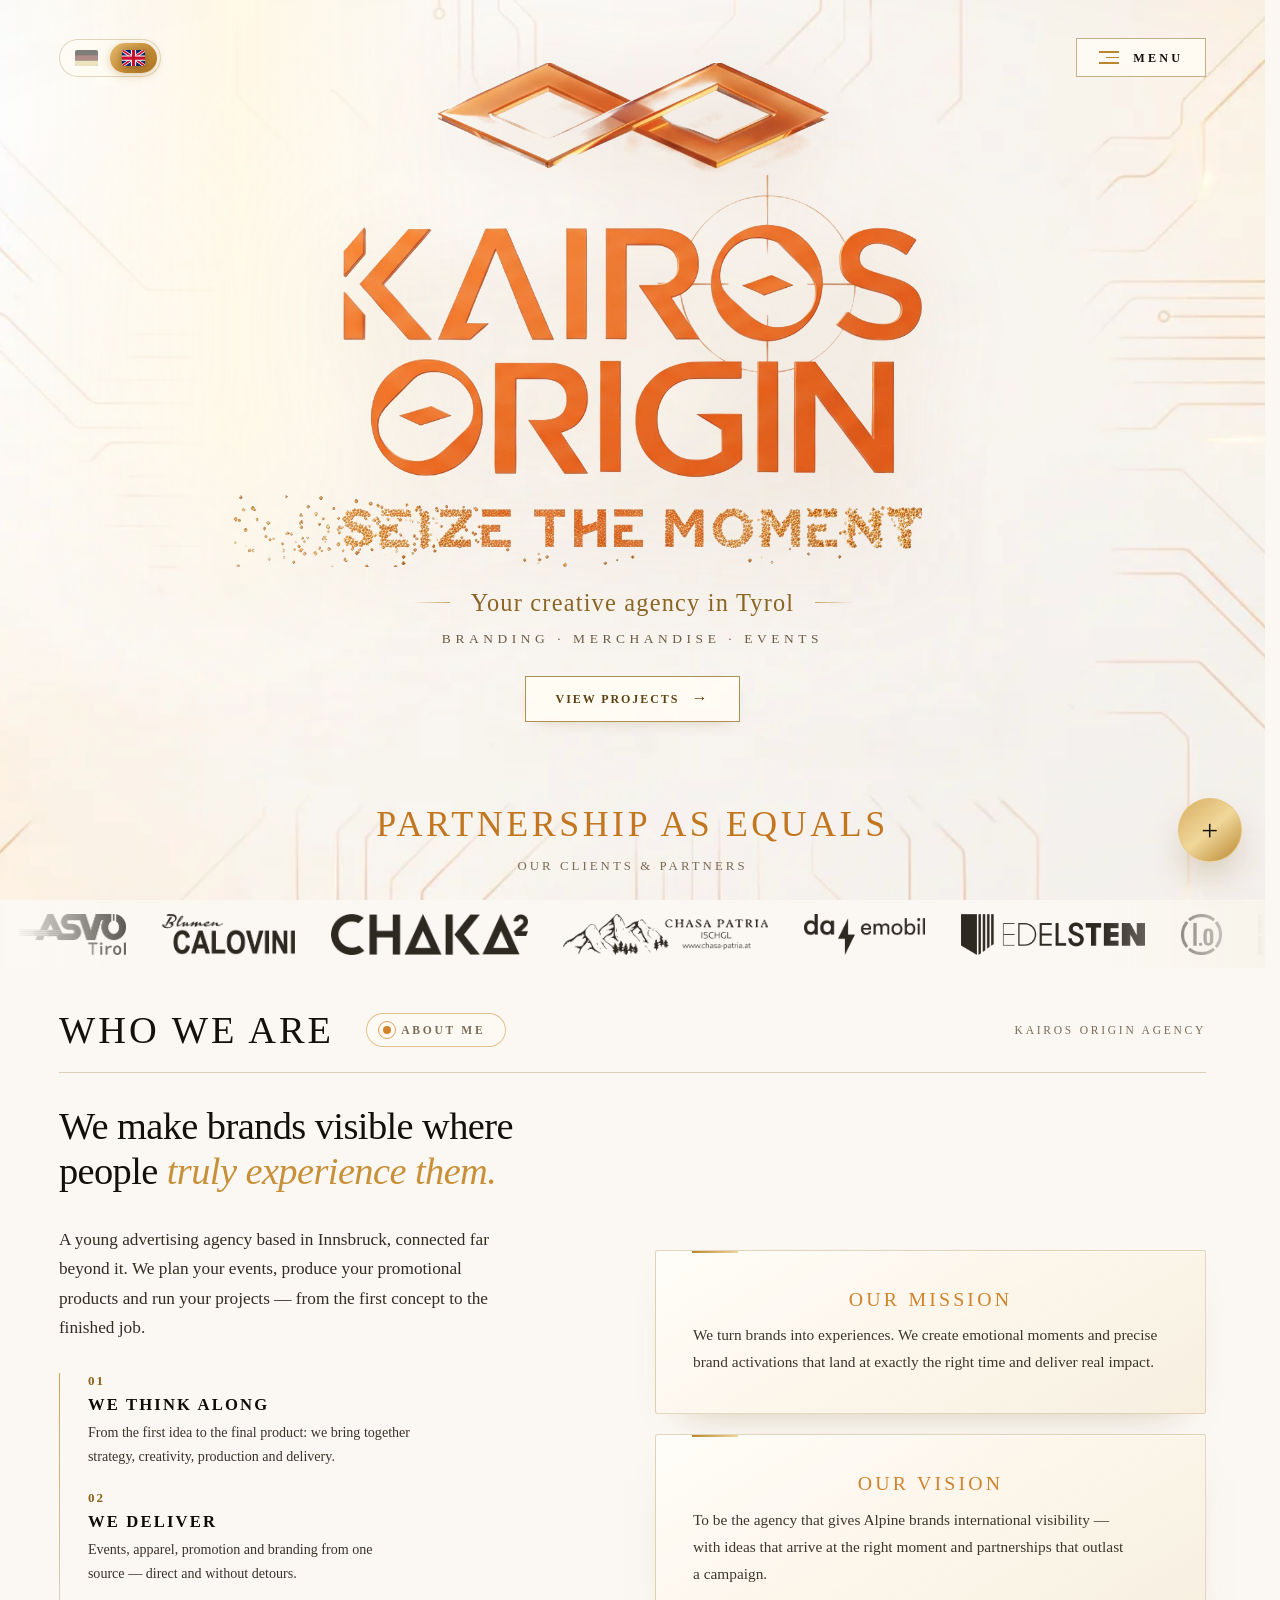
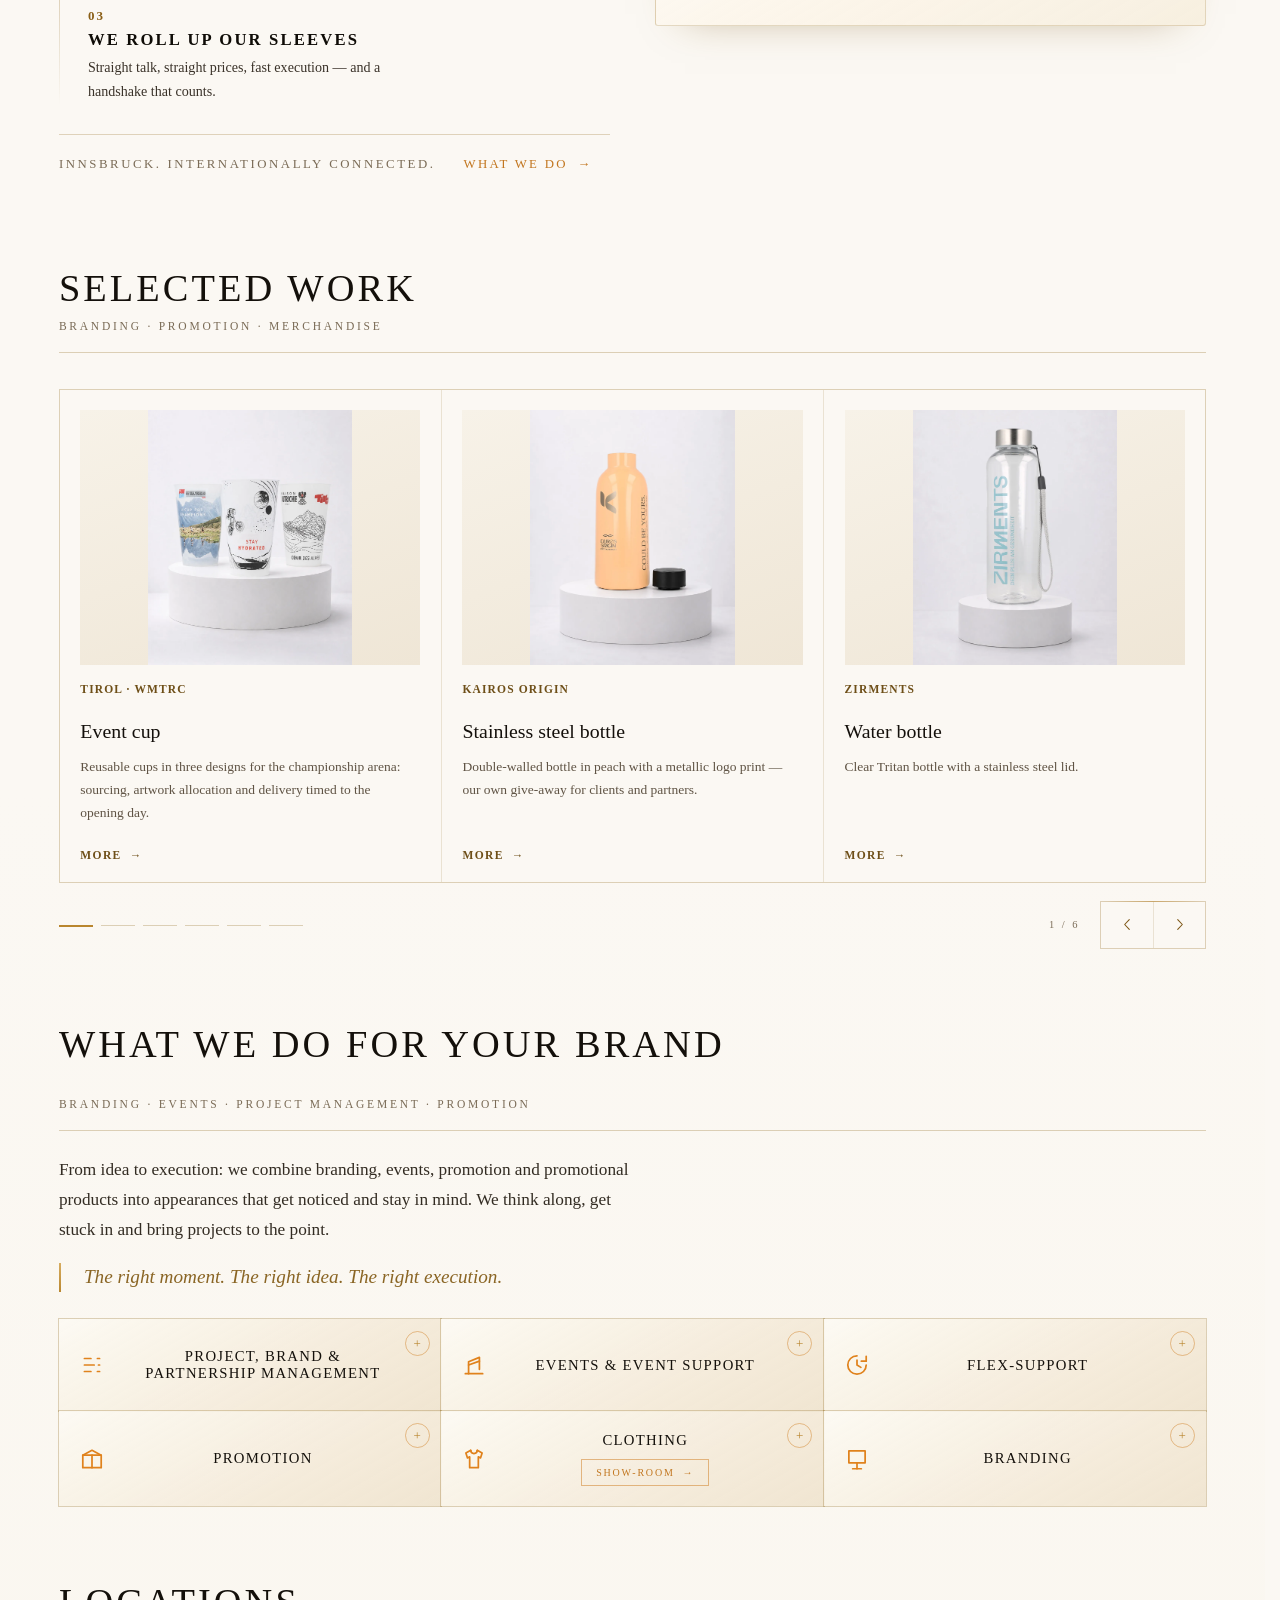
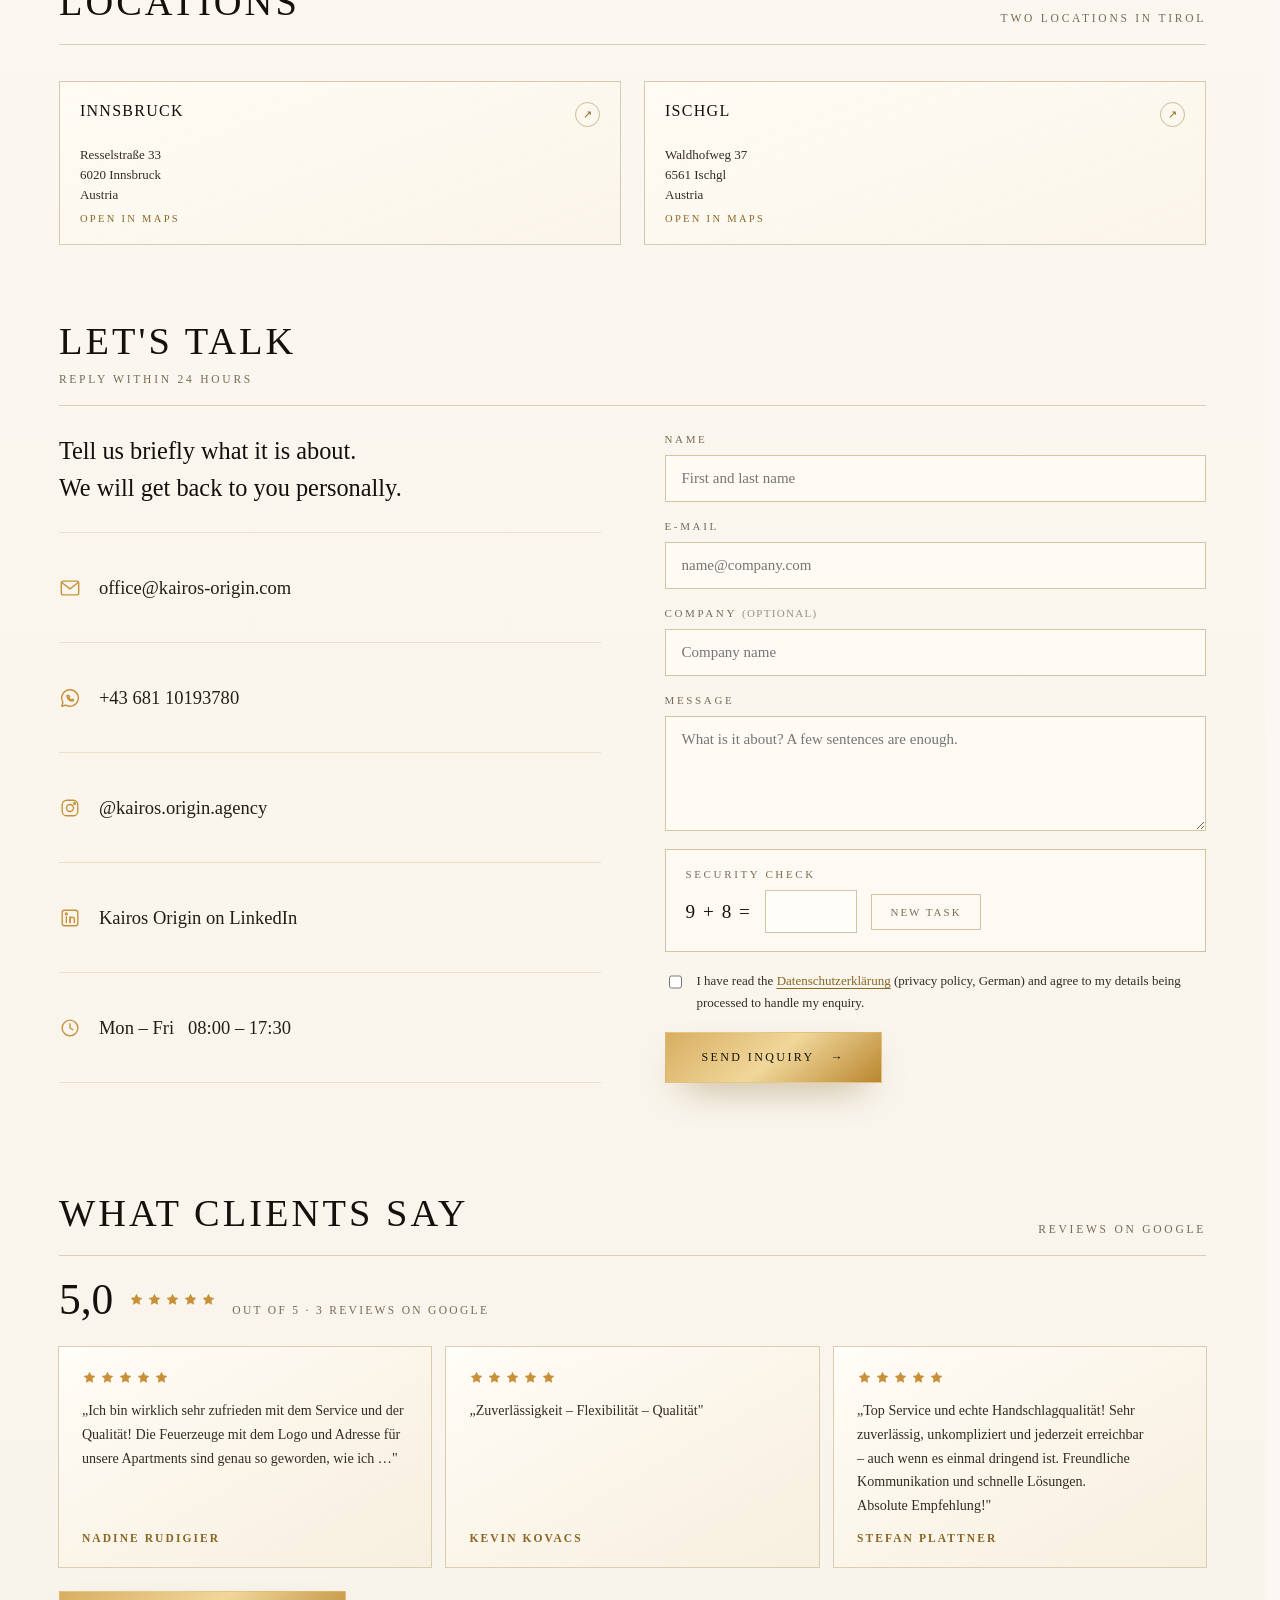
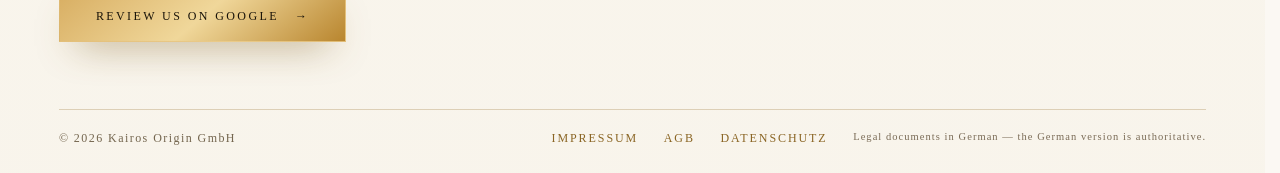
<file: en/index.html>
<!DOCTYPE html>
<html lang="en">
<head>
<meta charset="utf-8">
<meta name="viewport" content="width=device-width, initial-scale=1">
<title>Advertising Agency Innsbruck &amp; Tirol | Events, Promotional Products, Branding — Kairos Origin</title>
<meta name="description" content="Advertising agency from Innsbruck: events, promotional products, apparel decoration, branding and project management from one source. Offices in Innsbruck and Ischgl.">
<meta name="robots" content="index, follow, max-image-preview:large, max-snippet:-1">
<meta name="author" content="Kairos Origin GmbH">
<meta name="geo.region" content="AT-7">
<meta name="geo.placename" content="Innsbruck, Tirol">
<link rel="icon" type="image/png" href="../assets/favicon.png">
<link rel="apple-touch-icon" href="../assets/favicon.png">
<meta name="theme-color" content="#fbf8f3">
<!-- Vorschau beim Teilen (WhatsApp, LinkedIn, Facebook).
     og:image und og:url MUESSEN vollstaendige Adressen sein, sonst bleibt die
     Vorschau leer. Nach dem Umzug auf die eigene Domain hier die Adresse
     anpassen — an allen drei Stellen. -->
<meta property="og:type" content="website">
<meta property="og:site_name" content="Kairos Origin">
<meta property="og:locale" content="en">
<meta property="og:url" content="https://rudimate058.github.io/kairos-origin/en/">
<meta property="og:title" content="Kairos Origin — Advertising Agency Innsbruck">
<meta property="og:description" content="Events, promotional products, apparel, branding and project management from one source.">
<meta property="og:image" content="https://rudimate058.github.io/kairos-origin/assets/share.webp">
<meta property="og:image:width" content="1200">
<meta property="og:image:height" content="630">
<meta property="og:image:alt" content="Kairos Origin — Seize the moment">
<meta name="twitter:card" content="summary_large_image">
<link rel="canonical" href="https://rudimate058.github.io/kairos-origin/en/">
<link rel="alternate" hreflang="de-AT" href="https://rudimate058.github.io/kairos-origin/">
<link rel="alternate" hreflang="en" href="https://rudimate058.github.io/kairos-origin/en/">
<link rel="alternate" hreflang="x-default" href="https://rudimate058.github.io/kairos-origin/">
<!-- Die strengen Inhaltsregeln (Content-Security-Policy) setzt der Server
     ueber die Datei .htaccess. Auf GitHub Pages greifen sie nicht; dort
     schuetzt, dass die Seite ausschliesslich eigene Dateien laedt. -->
<meta name="referrer" content="strict-origin-when-cross-origin">
<link rel="stylesheet" href="../css/style.css?v=20260923e">

<!-- Damit das grosse Kopfbild und das Logo sofort geladen werden (schnellere
     Anzeige = besseres Ranking). -->
<link rel="preload" as="image" href="../assets/logo.webp" type="image/webp" fetchpriority="high">
<link rel="preload" as="image" href="../assets/hintergrund.webp">

<!-- Strukturierte Daten: sagt Google, wer wir sind, wo wir sitzen und wie man
     uns erreicht. Grundlage fuer den Eintrag rechts in der Google-Suche und
     fuer Google Maps / Google Unternehmensprofil.
     Nach dem Umzug auf die eigene Domain: alle Adressen hier mit anpassen. -->
<script type="application/ld+json">
{
  "@context": "https://schema.org",
  "@type": "ProfessionalService",
  "@id": "https://rudimate058.github.io/kairos-origin/#organisation",
  "name": "Kairos Origin GmbH",
  "alternateName": "Kairos Origin",
  "description": "Advertising agency from Innsbruck for events, promotional products, apparel decoration, branding and project management.",
  "url": "https://rudimate058.github.io/kairos-origin/",
  "logo": "https://rudimate058.github.io/kairos-origin/assets/logo.webp",
  "image": "https://rudimate058.github.io/kairos-origin/assets/share.webp",
  "email": "office@kairos-origin.com",
  "telephone": "+4368110193780",
  "vatID": "ATU82598958",
  "legalName": "Kairos Origin GmbH",
  "foundingLocation": "Götzens, Tirol, Österreich",
  "priceRange": "$$",
  "address": {
    "@type": "PostalAddress",
    "streetAddress": "Franz-Singer-Straße 5",
    "postalCode": "6091",
    "addressLocality": "Götzens",
    "addressRegion": "Tirol",
    "addressCountry": "AT"
  },
  "location": [
    {
      "@type": "Place",
      "name": "Kairos Origin — Götzens",
      "address": {
        "@type": "PostalAddress",
        "streetAddress": "Franz-Singer-Straße 5",
        "postalCode": "6091",
        "addressLocality": "Götzens",
        "addressRegion": "Tirol",
        "addressCountry": "AT"
      }
    },
    {
      "@type": "Place",
      "name": "Kairos Origin — Innsbruck",
      "address": {
        "@type": "PostalAddress",
        "streetAddress": "Resselstraße 33",
        "postalCode": "6020",
        "addressLocality": "Innsbruck",
        "addressRegion": "Tirol",
        "addressCountry": "AT"
      }
    },
    {
      "@type": "Place",
      "name": "Kairos Origin — Ischgl",
      "address": {
        "@type": "PostalAddress",
        "streetAddress": "Waldhofweg 37",
        "postalCode": "6561",
        "addressLocality": "Ischgl",
        "addressRegion": "Tirol",
        "addressCountry": "AT"
      }
    }
  ],
  "areaServed": [
    { "@type": "AdministrativeArea", "name": "Tirol" },
    { "@type": "Country", "name": "Österreich" },
    { "@type": "Country", "name": "Deutschland" },
    { "@type": "Country", "name": "Schweiz" }
  ],
  "knowsLanguage": ["de", "en"],
  "sameAs": [
    "https://www.instagram.com/kairos.origin.agency/",
    "https://www.linkedin.com/company/127184144"
  ],
  "hasOfferCatalog": {
    "@type": "OfferCatalog",
    "name": "Leistungen",
    "itemListElement": [
      { "@type": "Offer", "itemOffered": { "@type": "Service", "name": "Event planning and event delivery" } },
      { "@type": "Offer", "itemOffered": { "@type": "Service", "name": "Promotional products and merchandise" } },
      { "@type": "Offer", "itemOffered": { "@type": "Service", "name": "Apparel decoration and clothing" } },
      { "@type": "Offer", "itemOffered": { "@type": "Service", "name": "Branding and brand presence" } },
      { "@type": "Offer", "itemOffered": { "@type": "Service", "name": "Project management" } }
    ]
  }
}
</script>

<script type="application/ld+json">
{
  "@context": "https://schema.org",
  "@type": "WebSite",
  "name": "Kairos Origin",
  "url": "https://rudimate058.github.io/kairos-origin/en/",
  "inLanguage": "en",
  "publisher": { "@id": "https://rudimate058.github.io/kairos-origin/#organisation" }
}
</script>
</head>
<body>

<a class="sprung-link" href="#inhalt">Skip to content</a>

<div class="seite">
  <div class="seiten-verlauf"></div>

  <main id="inhalt">

  <!-- ================= Kopfbereich ================= -->
  <section id="top" class="hero">
    <div class="hero-vignette"></div>
    <div class="hero-glanz"></div>

    <div class="hero-inhalt">

      <nav class="hauptnav" aria-label="Main menu">
        <span class="sprachwahl" aria-label="Language" data-sprache="en">
          <span class="sprachwahl-schieber" aria-hidden="true"></span>
          <a class="sprachwahl-knopf" href="../index.html" hreflang="de" lang="de" title="Deutsch"><svg viewBox="0 0 20 14" width="20" height="14" aria-hidden="true"><rect width="20" height="14" fill="#000"/><rect y="4.667" width="20" height="4.666" fill="#dd0000"/><rect y="9.333" width="20" height="4.667" fill="#ffce00"/></svg><span class="nur-vorlesen">Deutsch</span></a>
          <span class="sprachwahl-knopf sprachwahl-aktiv" aria-current="true" title="English"><svg viewBox="0 0 20 14" width="20" height="14" aria-hidden="true"><clipPath id="uk-kopf"><rect width="20" height="14"/></clipPath><g clip-path="url(#uk-kopf)"><rect width="20" height="14" fill="#012169"/><path d="M0 0l20 14M20 0L0 14" stroke="#fff" stroke-width="2.8"/><path d="M0 0l20 14M20 0L0 14" stroke="#c8102e" stroke-width="1.6"/><path d="M10 0v14M0 7h20" stroke="#fff" stroke-width="4.6"/><path d="M10 0v14M0 7h20" stroke="#c8102e" stroke-width="2.8"/></g></svg><span class="nur-vorlesen">English</span></span>
        </span>
        <button class="menue-knopf" type="button" id="menue-auf"
                aria-expanded="false" aria-controls="vollmenue">
          <span class="menue-striche" aria-hidden="true"><span></span><span></span><span></span></span>
          <span class="menue-wort">Menu</span>
        </button>
      </nav>

      <div class="hero-mitte">
        <h1 class="hero-logo-zeile">
          <!-- Die Hauptueberschrift der Seite. Der Text steht fuer
               Suchmaschinen und Screenreader da, sichtbar ist das Logo. -->
          <span class="nur-vorlesen">Kairos Origin — advertising agency from Innsbruck for events, promotional products and branding</span>
          <img class="hero-logo" src="../assets/logo.webp" width="1244" height="787" alt="Kairos Origin — Seize the moment">
        </h1>

        <div class="hero-unten">
          <p class="hero-rolle">Your creative agency in Tyrol</p>
          <p class="hero-claim">BRANDING · MERCHANDISE · EVENTS</p>

          <a class="knopf-gold hero-cta" href="#work">View projects <span aria-hidden="true">→</span></a>

        </div>
      </div>
    </div>
  </section>

  <!-- ================= Partner ================= -->
  <section id="partner" class="partner">
    <div class="partner-kopf">
      <h2>Partnership as equals</h2>
      <p>Our clients &amp; partners</p>
    </div>
    <div class="laufband-rahmen">
      <!-- Logos werden aus js/main.js eingesetzt -->
      <div class="laufband"></div>
    </div>
  </section>

  <!-- ================= Agentur ================= -->
  <section id="agency" class="agentur">
    <div class="abschnitt-kopf">
      <h2>Who we are</h2>
      <button type="button" class="ueber-knopf" data-oeffnen="uebermich">
        <span class="ueber-knopf-punkt" aria-hidden="true"></span>
        <span>About me</span>
      </button>
      <span>Kairos Origin Agency</span>
    </div>

    <div class="agentur-raster">
      <div class="agentur-text">

        <p class="agentur-schlagzeile">We make brands visible where<br>people <em>truly experience them.</em></p>

        <p class="agentur-vorspann">A young advertising agency based in Innsbruck, connected far beyond it. We plan your events, produce your promotional products and run your projects — from the first concept to the finished job.</p>

        <div class="agentur-punkte">
          <div class="agentur-punkt">
            <span class="ziffer">01</span>
            <h4>We think along</h4>
            <p>From the first idea to the final product: we bring together strategy, creativity, production and delivery.</p>
          </div>
          <div class="agentur-punkt">
            <span class="ziffer">02</span>
            <h4>We deliver</h4>
            <p>Events, apparel, promotion and branding from one source — direct and without detours.</p>
          </div>
          <div class="agentur-punkt">
            <span class="ziffer">03</span>
            <h4>We roll up our sleeves</h4>
            <p>Straight talk, straight prices, fast execution — and a handshake that counts.</p>
          </div>
        </div>

        <div class="agentur-fuss">
          <span>Innsbruck. Internationally connected.</span>
          <a href="#services">What we do <span>→</span></a>
        </div>
      </div>

      <div class="agentur-karten">
        <div class="agentur-karte">
          <h3>Our mission</h3>
          <p>We turn brands into experiences. We create emotional moments and precise brand activations that land at exactly the right time and deliver real impact.</p>
        </div>
        <div class="agentur-karte">
          <h3>Our vision</h3>
          <p>To be the agency that gives Alpine brands international visibility — with ideas that arrive at the right moment and partnerships that outlast a campaign.</p>
        </div>
      </div>
    </div>
  </section>

  <!-- ================= Arbeiten ================= -->
  <section id="work" class="abschnitt">
    <div class="abschnitt-kopf">
      <h2>Selected work</h2>
      <span>Branding · Promotion · Merchandise</span>
    </div>

    <div class="arbeiten-buehne">
      <!-- Karten werden aus js/main.js eingesetzt -->
      <div class="arbeiten-raster"></div>
    </div>

    <div class="arbeiten-blaettern">
      <div class="arbeiten-punkte" role="tablist" aria-label="Pages"></div>
      <span class="arbeiten-stand"></span>
      <div class="arbeiten-nav">
        <button type="button" class="arbeiten-pfeil" data-seite="zurueck" aria-label="Previous page"><span class="pfeil-glas"><svg viewBox="0 0 24 24" width="17" height="17" fill="none" stroke="currentColor" stroke-width="1.5" stroke-linecap="round" stroke-linejoin="round" aria-hidden="true"><path d="M14.5 5 8 12l6.5 7"></path></svg><svg viewBox="0 0 24 24" width="17" height="17" fill="none" stroke="currentColor" stroke-width="1.5" stroke-linecap="round" stroke-linejoin="round" aria-hidden="true"><path d="M14.5 5 8 12l6.5 7"></path></svg></span></button>
        <button type="button" class="arbeiten-pfeil" data-seite="vor" aria-label="Next page"><span class="pfeil-glas"><svg viewBox="0 0 24 24" width="17" height="17" fill="none" stroke="currentColor" stroke-width="1.5" stroke-linecap="round" stroke-linejoin="round" aria-hidden="true"><path d="M9.5 5 16 12l-6.5 7"></path></svg><svg viewBox="0 0 24 24" width="17" height="17" fill="none" stroke="currentColor" stroke-width="1.5" stroke-linecap="round" stroke-linejoin="round" aria-hidden="true"><path d="M9.5 5 16 12l-6.5 7"></path></svg></span></button>
      </div>
    </div>
  </section>

  <!-- ================= Leistungen ================= -->
  <section id="services" class="abschnitt">
    <div class="abschnitt-kopf">
      <h2>What we do for your brand</h2>
      <span>Branding · Events · Project Management · Promotion</span>
    </div>

    <p class="leistungen-vorspann">From idea to execution: we combine branding, events, promotion and promotional products into appearances that get noticed and stay in mind. We think along, get stuck in and bring projects to the point.</p>

    <p class="leistungen-claim">The right moment. The right idea. The right execution.</p>

    <div class="leistungen-raster">

      <div class="leistung" tabindex="0" role="button" aria-haspopup="dialog">
        <div class="leistung-kopf">
          <span class="leistung-icon"><svg viewBox="0 0 24 24" width="32" height="32" fill="none" stroke="#e0821c" stroke-width="1.6" stroke-linecap="round" stroke-linejoin="round"><path d="M5 6h6M5 12h9M5 18h6"></path><path d="M17 6h2M18 12h1M17 18h2"></path></svg></span>
          <span class="leistung-plus">+</span>
        </div>
        <div class="leistung-titel">
          <h3>Project, Brand &amp; Partnership Management</h3>
        </div>
        <div class="leistung-text">
          <p>Projects run end to end, brands developed strategically and partnerships built with intent.

Strategy · Project management · Brand collaborations</p>
        </div>
      </div>

      <div class="leistung" tabindex="0" role="button" aria-haspopup="dialog">
        <div class="leistung-kopf">
          <span class="leistung-icon"><svg viewBox="0 0 24 24" width="32" height="32" fill="none" stroke="#e0821c" stroke-width="1.6" stroke-linecap="round" stroke-linejoin="round"><path d="M4 20h16"></path><path d="M7 20V9l10-4v11"></path><path d="M7 12l10-3.6"></path></svg></span>
          <span class="leistung-plus">+</span>
        </div>
        <div class="leistung-titel">
          <h3>Events &amp; Event Support</h3>
        </div>
        <div class="leistung-text">
          <p>Trade fair, corporate event or point of sale — we take your brand where people experience it. Planning, logistics and materials from one source.

Planning · Logistics · Materials on site</p>
        </div>
      </div>

      <div class="leistung" tabindex="0" role="button" aria-haspopup="dialog">
        <div class="leistung-kopf">
          <span class="leistung-icon"><svg viewBox="0 0 24 24" width="32" height="32" fill="none" stroke="#e0821c" stroke-width="1.6" stroke-linecap="round" stroke-linejoin="round"><path d="M12 3.5a8.5 8.5 0 1 0 8.5 8.5"></path><path d="M12 7.5V12l3.6 2.2"></path><path d="M20.5 4v4.5H16"></path></svg></span>
          <span class="leistung-plus">+</span>
        </div>
        <div class="leistung-titel">
          <h3>FLEX‑Support</h3>
        </div>
        <div class="leistung-text">
          <p>When it gets busy, we step in. Flexible support for project peaks — ready to go immediately, with no added staffing risk.

Flexible · Ready immediately · No staffing risk</p>
        </div>
      </div>

      <div class="leistung" tabindex="0" role="button" aria-haspopup="dialog">
        <div class="leistung-kopf">
          <span class="leistung-icon"><svg viewBox="0 0 24 24" width="32" height="32" fill="none" stroke="#e0821c" stroke-width="1.6" stroke-linecap="round" stroke-linejoin="round"><path d="M3.5 8.5h17V20H3.5z"></path><path d="M3.5 8.5 12 4l8.5 4.5"></path><path d="M12 8.5V20"></path></svg></span>
          <span class="leistung-plus">+</span>
        </div>
        <div class="leistung-titel">
          <h3>Promotion</h3>
        </div>
        <div class="leistung-text">
          <p>Promotional products that stand out and make your brand visible — from selection through in-house decoration to finished production.

Sourcing · Decoration · Production</p>
        </div>
      </div>

      <div class="leistung" tabindex="0" role="button" aria-haspopup="dialog">
        <div class="leistung-kopf">
          <span class="leistung-icon"><svg viewBox="0 0 24 24" width="32" height="32" fill="none" stroke="#e0821c" stroke-width="1.6" stroke-linecap="round" stroke-linejoin="round"><path d="M9 4 4.5 6.5 6 11l2-1v10h8V10l2 1 1.5-4.5L15 4"></path><path d="M9 4a3 3 0 0 0 6 0"></path></svg></span>
          <span class="leistung-plus">+</span>
        </div>
        <div class="leistung-titel">
          <h3>Clothing</h3>
          <a class="leistung-link" href="https://www.textileworld.eu/?customer=D020050" target="_blank" rel="noopener">Show-Room <span>→</span></a>
        </div>
        <div class="leistung-text">
          <p>Tailored apparel for teams, merch and events — matched individually to your brand.

Selection · Decoration · Production</p>
        </div>
      </div>

      <div class="leistung" tabindex="0" role="button" aria-haspopup="dialog">
        <div class="leistung-kopf">
          <span class="leistung-icon"><svg viewBox="0 0 24 24" width="32" height="32" fill="none" stroke="#e0821c" stroke-width="1.6" stroke-linecap="round" stroke-linejoin="round"><path d="M4.5 4.5h15v11h-15z"></path><path d="M12 15.5V21"></path><path d="M8 21h8"></path></svg></span>
          <span class="leistung-plus">+</span>
        </div>
        <div class="leistung-titel">
          <h3>Branding</h3>
        </div>
        <div class="leistung-text">
          <p>Strong brand presence on site — from the classic banner to a one-off custom build.

Banners · Displays · Blow-ups · Custom builds</p>
        </div>
      </div>

    </div>
  </section>

  <!-- ================= Standorte ================= -->
  <section id="standorte" class="abschnitt">
    <div class="abschnitt-kopf">
      <h2>Locations</h2>
      <span>Two locations in Tirol</span>
    </div>

    <div class="standorte-raster">

      <a class="standort" href="https://maps.google.com/maps?q=Resselstrasse+33,+6020+Innsbruck,+Austria" target="_blank" rel="noopener">
        <div class="standort-kopf">
          <h3>Innsbruck</h3>
          <span class="standort-pfeil">↗</span>
        </div>
        <div class="standort-fuss">
          <p>Resselstraße 33<br>6020 Innsbruck<br>Austria</p>
          <span>Open in Maps</span>
        </div>
      </a>

      <a class="standort" href="https://maps.google.com/maps?q=Waldhofweg+37,+6561+Ischgl,+Austria" target="_blank" rel="noopener">
        <div class="standort-kopf">
          <h3>Ischgl</h3>
          <span class="standort-pfeil">↗</span>
        </div>
        <div class="standort-fuss">
          <p>Waldhofweg 37<br>6561 Ischgl<br>Austria</p>
          <span>Open in Maps</span>
        </div>
      </a>

    </div>
  </section>

  <!-- ================= Kontakt ================= -->
  <section id="contact" class="abschnitt kontakt">
    <div class="abschnitt-kopf">
      <h2>Let's talk</h2>
      <span>Reply within 24 hours</span>
    </div>

    <div class="kontakt-raster">
      <div class="kontakt-links">
        <p class="kontakt-einleitung">Tell us briefly what it is about.<br>We will get back to you personally.</p>

        <div class="kontakt-liste">
          <div class="kontakt-zeile">
            <svg viewBox="0 0 24 24" width="22" height="22" fill="none" stroke="#c9903a" stroke-width="1.5" stroke-linecap="round" stroke-linejoin="round"><rect x="2.5" y="4.5" width="19" height="15" rx="2"></rect><path d="M3 6l9 7 9-7"></path></svg>
            <a href="mailto:office@kairos-origin.com">office@kairos-origin.com</a>
          </div>
          <div class="kontakt-zeile">
            <svg viewBox="0 0 24 24" width="22" height="22" fill="none" stroke="#c9903a" stroke-width="1.5" stroke-linecap="round" stroke-linejoin="round"><path d="M12 3a9 9 0 0 0-7.7 13.7L3 21l4.4-1.3A9 9 0 1 0 12 3z"></path><path d="M8.6 9.2c0 3.3 2.9 6.2 6.2 6.2.6 0 1.2-.5 1.2-1.1l-1.7-1-.9 1a5.4 5.4 0 0 1-2.7-2.7l1-.9-1-1.7c-.6 0-1.1.6-1.1 1.2z"></path></svg>
            <a href="https://wa.me/4368110193780" target="_blank" rel="noopener">+43 681 10193780</a>
          </div>
          <div class="kontakt-zeile">
            <svg viewBox="0 0 24 24" width="22" height="22" fill="none" stroke="#c9903a" stroke-width="1.5" stroke-linecap="round" stroke-linejoin="round"><rect x="3.5" y="3.5" width="17" height="17" rx="5"></rect><circle cx="12" cy="12" r="3.8"></circle><circle cx="17" cy="7" r="1"></circle></svg>
            <a href="https://www.instagram.com/kairos.origin.agency/" target="_blank" rel="noopener">@kairos.origin.agency</a>
          </div>
          <div class="kontakt-zeile">
            <svg viewBox="0 0 24 24" width="22" height="22" fill="none" stroke="#c9903a" stroke-width="1.5" stroke-linecap="round" stroke-linejoin="round"><rect x="3.5" y="3.5" width="17" height="17" rx="2.5"></rect><path d="M8 10.5V17"></path><circle cx="8" cy="7.4" r="1"></circle><path d="M12 17v-3.6a2.4 2.4 0 0 1 4.8 0V17"></path><path d="M12 10.5V17"></path></svg>
            <a href="https://www.linkedin.com/company/127184144" target="_blank" rel="noopener">Kairos Origin on LinkedIn</a>
          </div>
          <div class="kontakt-zeile">
            <svg viewBox="0 0 24 24" width="22" height="22" fill="none" stroke="#c9903a" stroke-width="1.5" stroke-linecap="round" stroke-linejoin="round"><circle cx="12" cy="12" r="8.6"></circle><path d="M12 7.4V12l3 1.8"></path></svg>
            <span>Mon – Fri&nbsp;&nbsp; 08:00 – 17:30</span>
          </div>
        </div>
      </div>

      <!-- ==========================================================
           FORMULAR — eigene Loesung, kein Drittanbieter.

           Auf GitHub Pages ist es im SCHAUMODUS: es prueft die Eingaben,
           verschickt aber nichts und zeigt stattdessen einen Hinweis mit
           E-Mail und WhatsApp. Ein Formular braucht einen Server, der die
           Nachricht weitergibt; auf GitHub Pages gibt es den nicht.

           ZUM SCHARFSTELLEN auf eigenem Hosting mit PHP
           (Anleitung: MERKZETTEL-FORMULAR.md):
             1. kontakt.php.txt in kontakt.php umbenennen und in den
                Ordner der Seite legen
             2. hier ergaenzen: action="kontakt.php" method="post"
                (bei der englischen Fassung: action="../kontakt.php")
             3. in js/main.js FORMULAR_SCHAUMODUS auf false setzen
           ========================================================== -->
      <form class="kontakt-formular" id="kontaktformular" novalidate>


        <label class="feld">
          <span>Name</span>
          <input type="text" name="name" autocomplete="name"
                 placeholder="First and last name" required>
        </label>

        <label class="feld">
          <span>E-mail</span>
          <input type="email" name="email" autocomplete="email"
                 placeholder="name@company.com" required>
        </label>

        <label class="feld">
          <span>Company <em>(optional)</em></span>
          <input type="text" name="firma" autocomplete="organization"
                 placeholder="Company name">
        </label>

        <label class="feld">
          <span>Message</span>
          <textarea name="nachricht" rows="5" required
                    placeholder="What is it about? A few sentences are enough."></textarea>
        </label>

        <!-- Unsichtbares Feld: nur Spam-Roboter fuellen es aus -->
        <div class="honigtopf" aria-hidden="true">
          <label>Please leave empty
            <input type="text" name="website" tabindex="-1" autocomplete="off">
          </label>
        </div>

        <div class="captcha">
          <span>Security check</span>
          <div class="captcha-zeile">
            <span class="captcha-aufgabe" id="captcha-aufgabe"></span>
            <input type="text" id="captcha-antwort" name="captcha" inputmode="numeric"
                   autocomplete="off" aria-describedby="captcha-hinweis" required>
            <button type="button" class="captcha-neu" id="captcha-neu">New task</button>
          </div>
          <span class="captcha-hinweis" id="captcha-hinweis" hidden>That result is not correct yet.</span>
        </div>

        <label class="zustimmung">
          <input type="checkbox" name="zustimmung" required>
          <span>I have read the <a href="#" data-oeffnen="datenschutz" lang="de">Datenschutzerklärung</a> (privacy policy, German) and agree to my details being processed to handle my enquiry.</span>
        </label>

        <button type="submit" class="knopf-gold">Send inquiry <span>→</span></button>

        <p class="formular-erfolg" id="formular-meldung" hidden></p>
      </form>

    </div>


  </section>

  <!-- ================= Kundenstimmen ================= -->
  <section id="stimmen" class="abschnitt stimmen">
    <div class="abschnitt-kopf">
      <h2>What clients say</h2>
      <span>Reviews on Google</span>
    </div>

    <div class="stimmen-gesamt">
      <span class="stimmen-note">5,0</span>
      <div class="stimmen-sterne-gross" aria-hidden="true"><svg viewBox="0 0 24 24" width="15" height="15" fill="#c9903a" stroke="none"><path d="M12 2.6l2.9 5.9 6.5.95-4.7 4.6 1.1 6.45L12 17.45 6.2 20.5l1.1-6.45-4.7-4.6 6.5-.95z"></path></svg><svg viewBox="0 0 24 24" width="15" height="15" fill="#c9903a" stroke="none"><path d="M12 2.6l2.9 5.9 6.5.95-4.7 4.6 1.1 6.45L12 17.45 6.2 20.5l1.1-6.45-4.7-4.6 6.5-.95z"></path></svg><svg viewBox="0 0 24 24" width="15" height="15" fill="#c9903a" stroke="none"><path d="M12 2.6l2.9 5.9 6.5.95-4.7 4.6 1.1 6.45L12 17.45 6.2 20.5l1.1-6.45-4.7-4.6 6.5-.95z"></path></svg><svg viewBox="0 0 24 24" width="15" height="15" fill="#c9903a" stroke="none"><path d="M12 2.6l2.9 5.9 6.5.95-4.7 4.6 1.1 6.45L12 17.45 6.2 20.5l1.1-6.45-4.7-4.6 6.5-.95z"></path></svg><svg viewBox="0 0 24 24" width="15" height="15" fill="#c9903a" stroke="none"><path d="M12 2.6l2.9 5.9 6.5.95-4.7 4.6 1.1 6.45L12 17.45 6.2 20.5l1.1-6.45-4.7-4.6 6.5-.95z"></path></svg></div>
      <span class="stimmen-zahl">out of 5 · 3 reviews on Google</span>
    </div>

    <div class="stimmen-raster">
        <blockquote class="stimme">
          <div class="stimme-sterne" aria-label="5 out of 5 stars"><svg viewBox="0 0 24 24" width="15" height="15" fill="#c9903a" stroke="none"><path d="M12 2.6l2.9 5.9 6.5.95-4.7 4.6 1.1 6.45L12 17.45 6.2 20.5l1.1-6.45-4.7-4.6 6.5-.95z"></path></svg><svg viewBox="0 0 24 24" width="15" height="15" fill="#c9903a" stroke="none"><path d="M12 2.6l2.9 5.9 6.5.95-4.7 4.6 1.1 6.45L12 17.45 6.2 20.5l1.1-6.45-4.7-4.6 6.5-.95z"></path></svg><svg viewBox="0 0 24 24" width="15" height="15" fill="#c9903a" stroke="none"><path d="M12 2.6l2.9 5.9 6.5.95-4.7 4.6 1.1 6.45L12 17.45 6.2 20.5l1.1-6.45-4.7-4.6 6.5-.95z"></path></svg><svg viewBox="0 0 24 24" width="15" height="15" fill="#c9903a" stroke="none"><path d="M12 2.6l2.9 5.9 6.5.95-4.7 4.6 1.1 6.45L12 17.45 6.2 20.5l1.1-6.45-4.7-4.6 6.5-.95z"></path></svg><svg viewBox="0 0 24 24" width="15" height="15" fill="#c9903a" stroke="none"><path d="M12 2.6l2.9 5.9 6.5.95-4.7 4.6 1.1 6.45L12 17.45 6.2 20.5l1.1-6.45-4.7-4.6 6.5-.95z"></path></svg></div>
          <p>„Ich bin wirklich sehr zufrieden mit dem Service und der Qualität! Die Feuerzeuge mit dem Logo und Adresse für unsere Apartments sind genau so geworden, wie ich …"</p>
          <footer>Nadine Rudigier</footer>
        </blockquote>
        <blockquote class="stimme">
          <div class="stimme-sterne" aria-label="5 out of 5 stars"><svg viewBox="0 0 24 24" width="15" height="15" fill="#c9903a" stroke="none"><path d="M12 2.6l2.9 5.9 6.5.95-4.7 4.6 1.1 6.45L12 17.45 6.2 20.5l1.1-6.45-4.7-4.6 6.5-.95z"></path></svg><svg viewBox="0 0 24 24" width="15" height="15" fill="#c9903a" stroke="none"><path d="M12 2.6l2.9 5.9 6.5.95-4.7 4.6 1.1 6.45L12 17.45 6.2 20.5l1.1-6.45-4.7-4.6 6.5-.95z"></path></svg><svg viewBox="0 0 24 24" width="15" height="15" fill="#c9903a" stroke="none"><path d="M12 2.6l2.9 5.9 6.5.95-4.7 4.6 1.1 6.45L12 17.45 6.2 20.5l1.1-6.45-4.7-4.6 6.5-.95z"></path></svg><svg viewBox="0 0 24 24" width="15" height="15" fill="#c9903a" stroke="none"><path d="M12 2.6l2.9 5.9 6.5.95-4.7 4.6 1.1 6.45L12 17.45 6.2 20.5l1.1-6.45-4.7-4.6 6.5-.95z"></path></svg><svg viewBox="0 0 24 24" width="15" height="15" fill="#c9903a" stroke="none"><path d="M12 2.6l2.9 5.9 6.5.95-4.7 4.6 1.1 6.45L12 17.45 6.2 20.5l1.1-6.45-4.7-4.6 6.5-.95z"></path></svg></div>
          <p>„Zuverlässigkeit – Flexibilität – Qualität"</p>
          <footer>Kevin Kovacs</footer>
        </blockquote>
        <blockquote class="stimme">
          <div class="stimme-sterne" aria-label="5 out of 5 stars"><svg viewBox="0 0 24 24" width="15" height="15" fill="#c9903a" stroke="none"><path d="M12 2.6l2.9 5.9 6.5.95-4.7 4.6 1.1 6.45L12 17.45 6.2 20.5l1.1-6.45-4.7-4.6 6.5-.95z"></path></svg><svg viewBox="0 0 24 24" width="15" height="15" fill="#c9903a" stroke="none"><path d="M12 2.6l2.9 5.9 6.5.95-4.7 4.6 1.1 6.45L12 17.45 6.2 20.5l1.1-6.45-4.7-4.6 6.5-.95z"></path></svg><svg viewBox="0 0 24 24" width="15" height="15" fill="#c9903a" stroke="none"><path d="M12 2.6l2.9 5.9 6.5.95-4.7 4.6 1.1 6.45L12 17.45 6.2 20.5l1.1-6.45-4.7-4.6 6.5-.95z"></path></svg><svg viewBox="0 0 24 24" width="15" height="15" fill="#c9903a" stroke="none"><path d="M12 2.6l2.9 5.9 6.5.95-4.7 4.6 1.1 6.45L12 17.45 6.2 20.5l1.1-6.45-4.7-4.6 6.5-.95z"></path></svg><svg viewBox="0 0 24 24" width="15" height="15" fill="#c9903a" stroke="none"><path d="M12 2.6l2.9 5.9 6.5.95-4.7 4.6 1.1 6.45L12 17.45 6.2 20.5l1.1-6.45-4.7-4.6 6.5-.95z"></path></svg></div>
          <p>„Top Service und echte Handschlagqualität! Sehr zuverlässig, unkompliziert und jederzeit erreichbar – auch wenn es einmal dringend ist. Freundliche Kommunikation und schnelle Lösungen. Absolute Empfehlung!"</p>
          <footer>Stefan Plattner</footer>
        </blockquote>
    </div>

    <div class="stimmen-fuss">
      <a class="knopf-gold" href="https://www.google.com/maps/search/?api=1&amp;query=Kairos%20Origin%20Resselstra%C3%9Fe%2033%206020%20Innsbruck" target="_blank" rel="noopener">Review us on Google <span>→</span></a>
    </div>
  </section>

  </main>

  <footer class="fussbereich">
    <div class="fuss-adresse">
      <span>© 2026 Kairos Origin GmbH</span>
    </div>
    <div class="fuss-links">
      <button type="button" data-oeffnen="impressum" lang="de">Impressum</button>
      <button type="button" data-oeffnen="agb" lang="de">AGB</button>
      <button type="button" data-oeffnen="datenschutz" lang="de">Datenschutz</button>
      <span class="fuss-hinweis">Legal documents in German — the German version is authoritative.</span>
    </div>
  </footer>


  <!-- ================= About me ================= -->
  <div class="overlay uebermich-overlay" role="dialog" aria-modal="true" id="uebermich" aria-labelledby="uebermich-titel">
    <div class="overlay-tafel uebermich-tafel">
      <span class="blase-glanz" aria-hidden="true"></span>
      <button type="button" class="overlay-schliessen" data-schliessen aria-label="Close">✕</button>
      <!-- Foto austauschen: Datei nach assets/sandro.webp legen -->
      <figure class="ueber-foto ohne-bild">
        <!-- Foto einsetzen: Datei nach assets/sandro.webp legen, dann die naechste Zeile einkommentieren und "ohne-bild" oben entfernen -->
        <!-- <img src="../assets/sandro.webp" alt="Sandro Holzmann" width="140" height="140" loading="lazy"> -->
        <figcaption aria-hidden="true">Foto</figcaption>
      </figure>
      <p class="ueber-rolle">Founder &amp; Managing Director</p>
      <h2 id="uebermich-titel">Sandro Holzmann</h2>
      <p class="ueber-text">Raised in Tirol, schooled in sport: for years I looked after events, sponsorships and brand activations for clubs and partners — and saw where good ideas fall apart. Rarely in the concept. Almost always in the execution.</p>
      <p class="ueber-text">That is where Kairos Origin starts. I see projects through from the first sketch to the product someone actually holds. Short lines, clear prices, one person to talk to — and a handshake that counts.</p>
      <div class="ueber-werte">
        <span>A handshake that counts</span>
        <span>Direct lines</span>
        <span>Tirol · International</span>
      </div>
      <div class="ueber-fuss">
        <a class="knopf-gold" href="#contact" data-schliessen>Let's talk <span>→</span></a>
        <a class="ueber-link" href="https://www.linkedin.com/company/127184144" target="_blank" rel="noopener">LinkedIn ↗</a>
      </div>
    </div>
  </div>

  <!-- ================= Grossansicht der Produkte ================= -->
  <div class="grossansicht" role="dialog" aria-modal="true">
    <div class="grossansicht-kopf">
      <div class="beschriftung">
        <span class="kunde"></span>
        <span class="name"></span>
      </div>
      <button type="button" class="knopf-dunkel" data-schliessen aria-label="Schließen">✕</button>
    </div>
    <!-- Bilder werden aus js/main.js eingesetzt -->
    <div class="grossansicht-bild"></div>
    <div class="grossansicht-fuss">
      <button type="button" class="knopf-dunkel" data-vitrine="zurueck" aria-label="Previous product">←</button>
      <span class="vitrine-zaehler"></span>
      <button type="button" class="knopf-dunkel" data-vitrine="vor" aria-label="Next product">→</button>
    </div>
  </div>

  <!-- Text einer Leistung, geöffnet per Klick auf die Kachel -->
  <div class="overlay" role="dialog" aria-modal="true" id="leistung-fenster">
    <div class="overlay-tafel leistung-tafel">
      <div class="overlay-kopf">
        <h2></h2>
        <button type="button" class="overlay-schliessen" data-schliessen aria-label="Schließen">✕</button>
      </div>
      <p class="leistung-fenster-text"></p>
      <p class="leistung-fenster-stichworte"></p>
      <a class="leistung-fenster-link knopf-gold" href="#" target="_blank" rel="noopener">Show-Room <span>→</span></a>
    </div>
  </div>

  <!-- ================= Impressum ================= -->
  <div class="overlay" role="dialog" aria-modal="true" id="impressum">
    <div class="overlay-tafel">
      <div class="overlay-kopf">
        <h2>Impressum</h2>
        <button type="button" class="overlay-schliessen" data-schliessen aria-label="Schließen">✕</button>
      </div>
      <div class="rechtstext" lang="de">
        <section>
          <h3>Angaben gemäß § 5 ECG und § 14 UGB</h3>
          <p>Kairos Origin GmbH<br>Franz-Singer-Straße 5<br>6091 Götzens, Österreich</p>
        </section>
        <section>
          <h3>Kontakt</h3>
          <p>Tel.: +43 681 10193780<br>E-Mail: office@kairos-origin.com</p>
        </section>
        <section>
          <h3>Unternehmensgegenstand</h3>
          <p>Erbringung von Dienstleistungen in den Bereichen Marketing &amp; Werbung. Organisation von Veranstaltungen, Durchführung von Events und digitalen Service. Handelsgewerbe, Handelsagent und Versandhandel.</p>
        </section>
        <section>
          <h3>Firmenbuch</h3>
          <p>Firmenbuchnummer: FN 663210 i<br>Firmenbuchgericht: Landesgericht Innsbruck<br>VNR: 001<br>Sitz der Gesellschaft: Götzens</p>
        </section>
        <section>
          <h3>UID-Nummer</h3>
          <p>ATU82598958</p>
        </section>
        <section>
          <h3>Geschäftsführung</h3>
          <p>Herr Sandro Holzmann, alleinvertretungsberechtigt</p>
        </section>
        <section>
          <h3>Gewerbeaufsichtsbehörde</h3>
          <p>Bezirkshauptmannschaft Innsbruck</p>
        </section>
        <section>
          <h3>Kammerzugehörigkeit</h3>
          <p>Wirtschaftskammer Tirol, Fachgruppe Werbung und Marktkommunikation<br>Gewerbeordnung: <a href="https://www.ris.bka.gv.at" target="_blank" rel="noopener">www.ris.bka.gv.at</a></p>
        </section>
        <section>
          <h3>Verbraucherstreitbeilegung</h3>
          <p>Wir sind nicht verpflichtet und nicht bereit, an einem Streitbeilegungsverfahren vor einer Verbraucherschlichtungsstelle teilzunehmen.</p>
        </section>
        <section>
          <h3>Urheberrecht</h3>
          <p>Alle Inhalte dieser Website – Texte, Bilder, Grafiken und Logos – sind urheberrechtlich geschützt. Die Logos unserer Partner werden mit Zustimmung der jeweiligen Rechteinhaber verwendet.</p>
        </section>
        <section>
          <h3>Haftung für Links</h3>
          <p>Unsere Website enthält Links zu externen Websites Dritter, auf deren Inhalte wir keinen Einfluss haben. Für diese Inhalte ist stets der jeweilige Anbieter verantwortlich.</p>
        </section>
      </div>
    </div>
  </div>

  <!-- ================= Datenschutz ================= -->
  <div class="overlay" role="dialog" aria-modal="true" id="datenschutz">
    <div class="overlay-tafel">
      <div class="overlay-kopf">
        <h2>Datenschutz</h2>
        <button type="button" class="overlay-schliessen" data-schliessen aria-label="Schließen">✕</button>
      </div>
      <div class="rechtstext" lang="de">
        <section>
          <h3>1. Verantwortlicher</h3>
          <p>Kairos Origin GmbH<br>Franz-Singer-Straße 5, 6091 Götzens, Austria<br>Tel.: +43 681 10193780<br>E-Mail: office@kairos-origin.com</p>
        </section>
        <section>
          <h3>2. Erhebung technischer Daten</h3>
          <p>Beim Aufruf unserer Website werden automatisch technische Zugriffsdaten übertragen (IP-Adresse, Browsertyp, Betriebssystem, Referrer-URL, Datum und Uhrzeit des Zugriffs). Diese Daten dienen ausschließlich dem sicheren technischen Betrieb der Website und werden nicht zur Identifikation einzelner Personen verwendet. Rechtsgrundlage: Art. 6 Abs. 1 lit. f DSGVO (berechtigtes Interesse).</p>
        </section>
        <section>
          <h3>3. Kontaktformular und Kontaktaufnahme</h3>
          <p>Diese Website enthält ein Kontaktformular. Die darin eingegebenen Angaben (Name, E-Mail-Adresse, Firma, Inhalt der Nachricht) werden ausschließlich über unseren eigenen Webserver verarbeitet und als E-Mail an uns weitergeleitet. Eine Übermittlung an Dritte findet nicht statt; ausgenommen ist unser Hosting- und E-Mail-Anbieter, der als Auftragsverarbeiter auf Grundlage eines Auftragsverarbeitungsvertrages tätig ist. Eine Speicherung in einer Datenbank erfolgt nicht. Rechtsgrundlage ist Art. 6 Abs. 1 lit. b DSGVO zur Bearbeitung Ihrer Anfrage sowie Ihre Einwilligung nach Art. 6 Abs. 1 lit. a DSGVO, die Sie mit dem Setzen des Hakens vor dem Absenden erteilen. Die Einwilligung können Sie jederzeit widerrufen; die Rechtmäßigkeit der bis zum Widerruf erfolgten Verarbeitung bleibt unberührt.<br><br>Sie können uns Ihre Anfrage stattdessen jederzeit ohne Nutzung des Formulars direkt per E-Mail, Telefon oder WhatsApp zukommen lassen. Ihre Daten werden nach vollständiger Bearbeitung gelöscht, sofern keine gesetzlichen Aufbewahrungspflichten entgegenstehen.<br><br>Bei Kontaktaufnahme über WhatsApp gelten zusätzlich die Datenschutzbestimmungen von WhatsApp Ireland Limited.</p>
        </section>
        <section>
          <h3>4. Cookies und Analyse</h3>
          <p>Diese Website setzt keine Cookies und verwendet keine Analyse- oder Tracking-Dienste. Es werden keine Profile gebildet und keine Daten zu Werbezwecken erhoben. Aus diesem Grund ist auch keine Einwilligung erforderlich; ein Cookie-Hinweis entfällt.<br><br>Sollten künftig Analyse-Dienste eingesetzt werden, wird diese Erklärung vorab entsprechend ergänzt und Ihre Einwilligung eingeholt.</p>
        </section>
        <section>
          <h3>5. Ihre Rechte gemäß DSGVO</h3>
          <p>Sie haben das Recht auf Auskunft (Art. 15), Berichtigung (Art. 16), Löschung (Art. 17), Einschränkung der Verarbeitung (Art. 18), Datenübertragbarkeit (Art. 20) sowie Widerspruch gegen die Verarbeitung (Art. 21 DSGVO). Eine erteilte Einwilligung können Sie jederzeit mit Wirkung für die Zukunft widerrufen (Art. 7 Abs. 3 DSGVO).<br>Zur Ausübung Ihrer Rechte: office@kairos-origin.com</p>
        </section>
        <section>
          <h3>6. Beschwerderecht</h3>
          <p>Sie haben das Recht, sich bei der zuständigen Aufsichtsbehörde zu beschweren:<br>Österreichische Datenschutzbehörde, Barichgasse 40–42, 1030 Wien<br>dsb@dsb.gv.at — www.dsb.gv.at</p>
        </section>
        <section>
          <h3>7. Hosting &amp; Sicherheit</h3>
          <p>Die Website wird auf Servern innerhalb der EU betrieben. Die Übertragung erfolgt verschlüsselt via HTTPS. Mit unserem Hosting-Anbieter besteht ein Auftragsverarbeitungsvertrag gemäß Art. 28 DSGVO. Es gelten ergänzend die Datenschutzbestimmungen unseres Hosting-Anbieters.</p>
        </section>
        <section>
          <h3>9. Externe Links und Messenger</h3>
          <p>Diese Website verlinkt auf externe Dienste (Instagram, LinkedIn, WhatsApp, Google Maps). Es sind keine Inhalte dieser Dienste in die Website eingebettet; eine Datenübertragung an diese Anbieter findet erst statt, wenn Sie einen entsprechenden Link aktiv anklicken. Danach gelten ausschließlich die Datenschutzbestimmungen des jeweiligen Anbieters. Nehmen Sie über WhatsApp Kontakt zu uns auf, werden die dabei anfallenden Daten nach den Bestimmungen des Anbieters verarbeitet.</p>
        </section>
        <section>
          <h3>10. Keine automatisierte Entscheidungsfindung</h3>
          <p>Eine automatisierte Entscheidungsfindung einschließlich Profiling gemäß Art. 22 DSGVO findet nicht statt.</p>
        </section>
        <section>
          <h3>11. Aktualität</h3>
          <p>Diese Datenschutzerklärung kann bei Änderungen der Rechtslage oder des Dienstes aktualisiert werden. Stand: September 2026.</p>
        </section>
      </div>
    </div>
  </div>

  <!-- ================= AGB ================= -->
  <div class="overlay" role="dialog" aria-modal="true" id="agb">
    <div class="overlay-tafel">
      <div class="overlay-kopf">
        <h2>Allgemeine Geschäftsbedingungen</h2>
        <button type="button" class="overlay-schliessen" data-schliessen aria-label="Schließen">✕</button>
      </div>

      <p class="rechtstext-vorspann">Kairos Origin GmbH<br>Franz-Singer-Straße 5, 6091 Götzens, Österreich<br>FN 663210 i · Landesgericht Innsbruck<br>UID-Nr.: ATU82598958<br>Geschäftsführung: Sandro Holzmann<br>Stand: September 2026</p>

      <div class="rechtstext" lang="de">
        <section>
          <h3>1. Geltungsbereich</h3>
          <p>1.1. Diese Allgemeinen Geschäftsbedingungen („AGB“) gelten für sämtliche Geschäftsbeziehungen zwischen der Kairos Origin GmbH, Franz-Singer-Straße 5, 6091 Götzens, Österreich („Kairos Origin“) und ihren Auftraggebern.</p>
          <p>1.2. Diese AGB gelten ausschließlich gegenüber Unternehmern im Sinne des Unternehmensgesetzbuches (UGB). Geschäfte mit Verbrauchern im Sinne des Konsumentenschutzgesetzes (KSchG) werden auf Grundlage dieser AGB nicht abgewickelt.</p>
          <p>1.3. Kairos Origin erbringt insbesondere Leistungen in den Bereichen Marketing und Werbung, Projektmanagement, Brand Management, Partnership Management, Events und Event Support, Promotion, Werbemittel, Textilien, Veredelung, Branding sowie damit verbundene Beratungs-, Organisations-, Produktions-, Beschaffungs- und Logistikleistungen. Darüber hinaus betreibt Kairos Origin das Handelsgewerbe, ist als Handelsagent tätig und erbringt Leistungen im Versandhandel.</p>
          <p>1.4. Diese AGB gelten für sämtliche gegenwärtigen und zukünftigen Geschäftsbeziehungen mit dem Auftraggeber, auch wenn bei Folgeaufträgen nicht nochmals ausdrücklich auf diese AGB hingewiesen wird.</p>
          <p>1.5. Entgegenstehende oder abweichende Geschäftsbedingungen des Auftraggebers gelten nur, wenn Kairos Origin deren Geltung ausdrücklich und schriftlich zugestimmt hat. Das Schweigen von Kairos Origin gilt nicht als Zustimmung.</p>
          <p>1.6. Individuelle Vereinbarungen im jeweiligen Angebot, Auftrag, Vertrag oder in der Auftragsbestätigung gehen diesen AGB vor.</p>
        </section>

        <section>
          <h3>2. Vertragsabschluss</h3>
          <p>2.1. Angebote von Kairos Origin sind grundsätzlich freibleibend und unverbindlich, sofern sie nicht ausdrücklich als verbindlich bezeichnet werden.</p>
          <p>2.2. Ein Vertrag kommt durch schriftliche Auftragsbestätigung von Kairos Origin oder durch tatsächliche Aufnahme der Leistungserbringung zustande.</p>
          <p>2.3. Der konkrete Leistungsumfang ergibt sich aus dem jeweiligen Angebot, der Auftragsbestätigung, dem schriftlich vereinbarten Projektumfang und/oder dem vom Auftraggeber freigegebenen Briefing.</p>
          <p>2.4. Angaben in Angeboten zu Lieferzeiten, Verfügbarkeiten, Produktionsmöglichkeiten, Preisen und Fremdleistungen beruhen auf dem zum Zeitpunkt der Angebotserstellung verfügbaren Informationsstand.</p>
          <p>2.5. Ein Vertrag kommt hinsichtlich individuell zu produzierender oder zu beschaffender Waren erst mit entsprechender Bestätigung durch Kairos Origin zustande. Eine bloße Anfrage oder Bestellung des Auftraggebers begründet noch keinen Anspruch auf Beschaffung oder Produktion.</p>
        </section>

        <section>
          <h3>3. Leistungsumfang und Projektabwicklung</h3>
          <p>3.1. Kairos Origin organisiert die Durchführung des Auftrages nach fachlichem Ermessen und ist berechtigt, geeignete Mitarbeiter, freie Mitarbeiter, Subunternehmer, Produktionspartner, Lieferanten und sonstige Dritte einzusetzen.</p>
          <p>3.2. Kairos Origin ist berechtigt, einzelne Leistungen an geeignete Dritte zu vergeben, sofern dadurch das vereinbarte Projektergebnis nicht wesentlich beeinträchtigt wird.</p>
          <p>3.3. Änderungs- und Ergänzungswünsche des Auftraggebers nach Auftragserteilung können Auswirkungen auf Termine, Produktionsabläufe und Kosten haben.</p>
          <p>3.4. Leistungen, die über den ursprünglich vereinbarten Umfang hinausgehen, gelten als Zusatzleistungen und werden gesondert verrechnet.</p>
          <p>3.5. Bei umfangreichen oder länger laufenden Projekten ist Kairos Origin berechtigt, einzelne Projektphasen, Teilaufträge oder Leistungen gesondert zu beauftragen und abzurechnen.</p>
          <p>3.6. Kairos Origin ist nicht verpflichtet, Leistungen zu erbringen, die nicht vom vereinbarten Leistungsumfang umfasst sind, auch wenn diese zur Erreichung eines vom Auftraggeber nachträglich geänderten Projektziels erforderlich werden.</p>
        </section>

        <section>
          <h3>4. Mitwirkungspflichten des Auftraggebers</h3>
          <p>4.1. Der Auftraggeber hat Kairos Origin sämtliche für die ordnungsgemäße Durchführung des Auftrages erforderlichen Informationen, Daten, Logos, Bilder, Texte, Druckdaten, Freigaben, Zugangsdaten, Spezifikationen und sonstigen Unterlagen rechtzeitig und vollständig zur Verfügung zu stellen.</p>
          <p>4.2. Der Auftraggeber ist dafür verantwortlich, dass die von ihm bereitgestellten Inhalte, Daten, Marken, Logos, Bilder, Texte und sonstigen Materialien verwendet werden dürfen und keine Rechte Dritter verletzen.</p>
          <p>4.3. Der Auftraggeber hat Entwürfe, Layouts, Druckdaten, Muster, Produktionsfreigaben und sonstige freizugebende Unterlagen unverzüglich zu prüfen.</p>
          <p>4.4. Soweit nicht ausdrücklich eine andere Frist vereinbart wurde, hat der Auftraggeber Freigaben innerhalb von drei Werktagen nach Erhalt zu erteilen oder konkrete Änderungswünsche mitzuteilen.</p>
          <p>4.5. Verzögerungen aufgrund fehlender oder verspäteter Mitwirkung des Auftraggebers verlängern vereinbarte Liefer- und Umsetzungstermine angemessen.</p>
          <p>4.6. Entstehen aufgrund verspäteter Mitwirkung zusätzliche Kosten, insbesondere für Expressproduktion, Sondertransporte, Lagerung, zusätzliche Personalzeiten oder Umbuchungen, sind diese vom Auftraggeber zu tragen.</p>
          <p>4.7. Kairos Origin ist bei ausbleibender erforderlicher Mitwirkung berechtigt, dem Auftraggeber eine angemessene Nachfrist zu setzen und nach deren erfolglosem Ablauf vom Vertrag zurückzutreten bzw. den Auftrag als beendet zu behandeln. Weitergehende gesetzliche Ansprüche bleiben unberührt.</p>
        </section>

        <section>
          <h3>5. Freigaben</h3>
          <p>5.1. Der Auftraggeber ist für die sachliche und inhaltliche Richtigkeit von freigegebenen Unterlagen verantwortlich.</p>
          <p>5.2. Mit der Freigabe bestätigt der Auftraggeber insbesondere die Richtigkeit von Texten, Schreibweisen, Logos, Farben, Größen, Positionierungen, Mengen, Druckdaten und sonstigen Spezifikationen.</p>
          <p>5.3. Nachträgliche Änderungen bereits freigegebener Daten können zusätzliche Kosten und Terminverschiebungen verursachen.</p>
          <p>5.4. Kairos Origin ist nicht verpflichtet, vom Auftraggeber freigegebene Daten nochmals auf deren inhaltliche Richtigkeit zu überprüfen.</p>
        </section>

        <section>
          <h3>6. Fremdleistungen, Lieferanten und Drittanbieter</h3>
          <p>6.1. Kairos Origin ist berechtigt, zur Erfüllung eines Auftrages Leistungen Dritter in Anspruch zu nehmen.</p>
          <p>6.2. Dies betrifft insbesondere Druckereien, Textilproduzenten, Veredelungsbetriebe, Transportunternehmen, Veranstaltungstechniker, Messebauer, Locations, Künstler, Agenturen und sonstige Produktions- und Veranstaltungspartner.</p>
          <p>6.3. Lieferzeiten, Preise, Verfügbarkeiten und Leistungen von Dritten liegen außerhalb des unmittelbaren Einflussbereiches von Kairos Origin.</p>
          <p>6.4. Soweit Kairos Origin Leistungen Dritter im Auftrag oder Interesse des Auftraggebers vermittelt oder beschafft, gelten die jeweiligen Bedingungen des Drittanbieters ergänzend.</p>
          <p>6.5. Wird eine Fremdleistung auf Wunsch des Auftraggebers beauftragt, obwohl Kairos Origin auf erkennbare Risiken hingewiesen hat, trägt der Auftraggeber das daraus entstehende Risiko.</p>
        </section>

        <section>
          <h3>7. Events und Veranstaltungen</h3>
          <p>7.1. Bei Eventleistungen ist Kairos Origin berechtigt, sämtliche zur Durchführung erforderlichen Dritten und Partner einzusetzen.</p>
          <p>7.2. Veranstaltungsorte, Behörden, Betreiber, Künstler, Techniker, Lieferanten, Sicherheitsvorgaben, behördliche Auflagen, Wetterbedingungen, Verkehr, Streiks und sonstige externe Faktoren können die Durchführung einer Veranstaltung beeinflussen.</p>
          <p>7.3. Muss eine Veranstaltung aufgrund äußerer Umstände geändert, verschoben oder abgesagt werden, ist Kairos Origin berechtigt, die bis dahin erbrachten Leistungen sowie bereits ausgelöste und nicht mehr vermeidbare Kosten abzurechnen.</p>
          <p>7.4. Kurzfristige Änderungen des Veranstaltungsablaufes, der Location, der technischen Anforderungen oder sonstiger Rahmenbedingungen können zusätzliche Kosten verursachen.</p>
          <p>7.5. Zusatzleistungen, die aufgrund kurzfristiger Änderungen des Auftraggebers erforderlich werden, werden nach Aufwand bzw. gemäß gesondertem Angebot verrechnet.</p>
          <p>7.6. Kairos Origin schuldet keinen bestimmten wirtschaftlichen, werblichen oder publikumsmäßigen Erfolg einer Veranstaltung.</p>
        </section>

        <section>
          <h3>8. Werbemittel, Textilien, Veredelungen und Sonderproduktionen</h3>
          <p>8.1. Bei individuell produzierten Werbemitteln, Textilien, Drucksorten und sonstigen Sonderproduktionen können technisch bedingte Abweichungen hinsichtlich Farbe, Material, Oberfläche, Größe, Positionierung und Ausführung auftreten.</p>
          <p>8.2. Farbabweichungen können insbesondere aufgrund unterschiedlicher Materialien, Produktionsverfahren, Produktionschargen, Druckverfahren, Bildschirme und Veredelungsverfahren entstehen.</p>
          <p>8.3. Eine absolut identische Farbwiedergabe, insbesondere bei Pantone-, CMYK-, RGB- oder Bildschirmvorlagen, kann daher nicht garantiert werden, sofern nicht ausdrücklich eine bestimmte technische Farbreferenz und ein entsprechendes Produktionsverfahren vereinbart wurden.</p>
          <p>8.4. Bei Sonderproduktionen sind produktionsbedingte Mehr- oder Minderlieferungen möglich, soweit diese branchenüblich und zumutbar sind.</p>
          <p>8.5. Dies gilt insbesondere für Digitaldruck, DTF, Siebdruck, Stick, Sublimation, Transferdruck, Lasergravur und vergleichbare Verfahren.</p>
          <p>8.6. Bei Naturmaterialien, Textilien, Holz, Bambus, Leder, Kunstleder und vergleichbaren Materialien können Struktur-, Farb- und Oberflächenabweichungen auftreten.</p>
          <p>8.7. Vom Auftraggeber beigestellte Materialien, Textilien, Produkte oder sonstige Gegenstände werden auf Risiko des Auftraggebers verarbeitet, sofern nicht ausdrücklich etwas anderes vereinbart wurde.</p>
          <p>8.8. Bei individuell produzierten oder beschafften Waren besteht nach Produktions- bzw. Beschaffungsbeginn grundsätzlich kein Anspruch auf Rücknahme oder Umtausch, sofern kein von Kairos Origin zu vertretender Mangel vorliegt.</p>
        </section>

        <section>
          <h3>9. Termine, Lieferfristen und höhere Gewalt</h3>
          <p>9.1. Liefer- und Umsetzungstermine sind nur verbindlich, wenn sie von Kairos Origin ausdrücklich als verbindlich bestätigt wurden.</p>
          <p>9.2. Termine verlängern sich angemessen, wenn der Auftraggeber erforderliche Informationen, Freigaben oder Unterlagen nicht rechtzeitig zur Verfügung stellt.</p>
          <p>9.3. Ereignisse außerhalb des Einflussbereiches von Kairos Origin, insbesondere höhere Gewalt, Naturereignisse, Streiks, Betriebsstörungen, Lieferengpässe, behördliche Maßnahmen, Ausfälle von Lieferanten, Transportunternehmen oder sonstigen Leistungspartnern, verlängern vereinbarte Fristen angemessen.</p>
          <p>9.4. Ist die Leistungserbringung aufgrund eines solchen Ereignisses dauerhaft oder für einen Zeitraum von mehr als acht Wochen wesentlich beeinträchtigt, sind beide Vertragsparteien berechtigt, vom noch nicht erfüllten Teil des Vertrages zurückzutreten.</p>
          <p>9.5. Bereits erbrachte Leistungen sowie bereits entstandene und nicht mehr vermeidbare Kosten bleiben davon unberührt.</p>
        </section>

        <section>
          <h3>10. Preise, Kostenvoranschläge und Zusatzleistungen</h3>
          <p>10.1. Sämtliche Preise verstehen sich in Euro und, sofern nicht anders angegeben, zuzüglich der gesetzlichen Umsatzsteuer.</p>
          <p>10.2. Angebote basieren auf dem zum Zeitpunkt der Angebotserstellung bekannten Leistungsumfang.</p>
          <p>10.3. Kostenvoranschläge und Budgetangaben sind grundsätzlich unverbindlich, sofern sie nicht ausdrücklich als verbindlich bezeichnet wurden.</p>
          <p>10.4. Nicht ausdrücklich im Angebot enthaltene Leistungen werden gesondert verrechnet.</p>
          <p>10.5. Dies gilt insbesondere für zusätzliche Korrekturen, Änderungen, Expressleistungen, Zusatzproduktionen, Sonderfahrten, zusätzliche Logistikleistungen, Lagerung, zusätzliche Personalzeiten und sonstige Mehraufwendungen.</p>
          <p>10.6. Bei erheblichen Änderungen des Leistungsumfangs ist Kairos Origin berechtigt, ein angepasstes Angebot zu erstellen.</p>
          <p>10.7. Preisänderungen bei Fremdleistungen, Rohstoffen, Transport, Zoll, Steuern oder sonstigen externen Kosten, die nach Auftragserteilung eintreten, können an den Auftraggeber weitergegeben werden, sofern diese Kosten unmittelbar für den Auftrag anfallen.</p>
          <p>10.8. Bei umfangreichen oder länger laufenden Projekten ist Kairos Origin berechtigt, Anzahlungen, Teilrechnungen oder Abschlagszahlungen zu verlangen.</p>
        </section>

        <section>
          <h3>11. Zahlung und Zahlungsverzug</h3>
          <p>11.1. Rechnungen sind innerhalb der auf der Rechnung angegebenen Zahlungsfrist ohne Abzug zur Zahlung fällig.</p>
          <p>11.2. Bei Zahlungsverzug gelten die gesetzlichen Verzugszinsen für Unternehmer.</p>
          <p>11.3. Zusätzlich sind die gesetzlich zulässigen Kosten zweckentsprechender Mahn- und Inkassomaßnahmen zu ersetzen.</p>
          <p>11.4. Bei Zahlungsverzug ist Kairos Origin berechtigt, weitere Leistungen bis zur vollständigen Begleichung offener Forderungen zurückzuhalten.</p>
          <p>11.5. Kairos Origin ist bei Zahlungsverzug berechtigt, weitere Leistungen von einer angemessenen Vorauszahlung oder Sicherheitsleistung abhängig zu machen.</p>
          <p>11.6. Eine Aufrechnung durch den Auftraggeber ist nur mit unbestrittenen oder rechtskräftig festgestellten Gegenforderungen zulässig.</p>
          <p>11.7. Die Zurückbehaltung von Zahlungen wegen behaupteter Mängel ist nur im gesetzlich zulässigen Umfang und nur hinsichtlich eines angemessenen Betrages zulässig.</p>
        </section>

        <section>
          <h3>12. Stornierung und vorzeitige Beendigung</h3>
          <p>12.1. Eine Stornierung oder vorzeitige Beendigung eines Auftrages durch den Auftraggeber bedarf der schriftlichen Mitteilung.</p>
          <p>12.2. Im Falle einer vom Auftraggeber veranlassten Stornierung sind sämtliche bis zum Zeitpunkt der Stornierung erbrachten Leistungen sowie bereits ausgelöste und nicht mehr vermeidbare Kosten zu vergüten.</p>
          <p>12.3. Dies umfasst insbesondere bestellte Waren, Produktionskosten, Fremdleistungen, Reservierungen, Anzahlungen, Reisekosten, Logistikleistungen, Lagerkosten und sonstige Verpflichtungen gegenüber Dritten.</p>
          <p>12.4. Bei individuell produzierten oder beschafften Waren ist eine Stornierung nach Produktions- bzw. Beschaffungsbeginn grundsätzlich ausgeschlossen, soweit die Bestellung nicht ohne unverhältnismäßigen Aufwand storniert werden kann.</p>
          <p>12.5. Bei Werk- und Projektleistungen bleiben die gesetzlichen Ansprüche von Kairos Origin, insbesondere jene aus § 1168 ABGB, unberührt.</p>
          <p>12.6. Wird die Ausführung eines Auftrages aufgrund von Umständen aus der Sphäre des Auftraggebers verhindert oder vereitelt, ist Kairos Origin berechtigt, die gesetzlich vorgesehenen Ansprüche geltend zu machen.</p>
          <p>12.7. Kairos Origin ist bei Vorliegen eines wichtigen Grundes, insbesondere bei erheblichem Zahlungsverzug, fehlender erforderlicher Mitwirkung trotz angemessener Nachfrist oder wesentlicher Vertragsverletzung durch den Auftraggeber, berechtigt, den Vertrag vorzeitig zu beenden.</p>
        </section>

        <section>
          <h3>13. Eigentumsvorbehalt</h3>
          <p>13.1. Gelieferte Waren bleiben bis zur vollständigen Bezahlung sämtlicher Forderungen aus dem jeweiligen Auftrag Eigentum von Kairos Origin.</p>
          <p>13.2. Der Auftraggeber verpflichtet sich, die unter Eigentumsvorbehalt stehenden Waren bis zur vollständigen Bezahlung pfleglich zu behandeln.</p>
          <p>13.3. Eine Verpfändung oder sonstige Verfügung über Waren unter Eigentumsvorbehalt ist ohne vorherige Zustimmung von Kairos Origin nicht zulässig.</p>
          <p>13.4. Der Auftraggeber hat Kairos Origin unverzüglich über Zugriffe Dritter auf unter Eigentumsvorbehalt stehende Waren zu informieren.</p>
        </section>

        <section>
          <h3>14. Urheberrecht und Nutzungsrechte</h3>
          <p>14.1. Konzepte, Ideen, Entwürfe, Designs, Layouts, Texte, Grafiken, Fotografien, Präsentationen, Projektunterlagen und sonstige von Kairos Origin erstellte Arbeitsergebnisse bleiben grundsätzlich geistiges Eigentum von Kairos Origin bzw. der jeweiligen Urheber.</p>
          <p>14.2. Mit vollständiger Bezahlung erhält der Auftraggeber jene Nutzungsrechte an den ausdrücklich vereinbarten Arbeitsergebnissen, die für den vereinbarten Zweck erforderlich sind.</p>
          <p>14.3. Soweit im jeweiligen Auftrag nichts anderes vereinbart wurde, werden keine darüber hinausgehenden Nutzungsrechte eingeräumt.</p>
          <p>14.4. Eine darüber hinausgehende Nutzung, Vervielfältigung, Bearbeitung, Weitergabe oder Übertragung an Dritte bedarf der vorherigen Zustimmung von Kairos Origin, soweit dies gesetzlich zulässig ist.</p>
          <p>14.5. Die Einräumung von Nutzungsrechten umfasst grundsätzlich nicht die Herausgabe offener bzw. editierbarer Produktions-, Layout- oder Quelldateien.</p>
          <p>14.6. Die Herausgabe solcher Dateien kann gesondert vereinbart und verrechnet werden.</p>
          <p>14.7. Nicht beauftragte oder nicht vollständig bezahlte Konzepte und Entwürfe dürfen vom Auftraggeber nicht ohne Zustimmung von Kairos Origin verwendet, umgesetzt oder durch Dritte umgesetzt werden.</p>
          <p>14.8. Nutzungsrechte gehen erst nach vollständiger Zahlung der hierfür vereinbarten Vergütung auf den Auftraggeber über.</p>
          <p>14.9. Vom Auftraggeber bereitgestellte Logos, Marken, Bilder, Texte und sonstige Inhalte verbleiben im Eigentum des jeweiligen Rechteinhabers. Der Auftraggeber gewährleistet, dass Kairos Origin diese Inhalte für den jeweiligen Auftrag verwenden darf.</p>
        </section>

        <section>
          <h3>15. Konzepte, Pitches und Ideen</h3>
          <p>15.1. Die Entwicklung von Konzepten, Ideen, Gestaltungsvorschlägen, Projektansätzen und Präsentationen kann bereits eine vergütungspflichtige Leistung darstellen.</p>
          <p>15.2. Werden Konzepte oder Ideen im Rahmen einer Präsentation, eines Pitches oder einer Angebotsphase erstellt und anschließend nicht beauftragt, verbleiben sämtliche Rechte daran bei Kairos Origin bzw. den jeweiligen Urhebern.</p>
          <p>15.3. Eine Nutzung oder Umsetzung nicht beauftragter Konzepte oder Ideen durch den Auftraggeber oder Dritte ist nur mit vorheriger Zustimmung von Kairos Origin und gegen entsprechende Vergütung zulässig.</p>
          <p>15.4. Dies gilt auch für Teile eines Konzeptes, soweit diese individuell von Kairos Origin entwickelt wurden und über eine bloße allgemeine Idee hinausgehen.</p>
        </section>

        <section>
          <h3>16. Gewährleistung und Mängel</h3>
          <p>16.1. Der Auftraggeber hat gelieferte Waren und erbrachte Leistungen unverzüglich nach Übergabe bzw. Fertigstellung zu prüfen.</p>
          <p>16.2. Bei beiderseitigen Unternehmergeschäften gelten für Warenkäufe die gesetzlichen Untersuchungs- und Mängelrügepflichten gemäß § 377 UGB.</p>
          <p>16.3. Offensichtliche Mängel sind Kairos Origin daher unverzüglich, spätestens innerhalb der nach § 377 UGB angemessenen Frist, schriftlich und nachvollziehbar mitzuteilen.</p>
          <p>16.4. Verdeckte Mängel sind unverzüglich nach ihrer Entdeckung schriftlich anzuzeigen.</p>
          <p>16.5. Bei berechtigten Mängeln ist Kairos Origin zunächst berechtigt, nach eigener Wahl Verbesserung oder Ersatzlieferung vorzunehmen, soweit dies möglich und zumutbar ist.</p>
          <p>16.6. Geringfügige, technisch unvermeidbare Abweichungen stellen keinen Mangel dar, sofern sie die vereinbarte Verwendung nicht wesentlich beeinträchtigen.</p>
          <p>16.7. Dies gilt insbesondere für branchenübliche Farb-, Material-, Maß-, Struktur- und Oberflächenabweichungen bei individuell produzierten Waren.</p>
          <p>16.8. Die Gewährleistung entfällt, soweit ein Mangel auf unsachgemäße Verwendung, nachträgliche Veränderungen, fehlerhafte Beistellungen, falsche Pflege oder sonstige vom Auftraggeber zu vertretende Umstände zurückzuführen ist.</p>
          <p>16.9. Die gesetzlichen Gewährleistungsrechte des Auftraggebers bleiben im Übrigen unberührt, soweit sie nicht wirksam eingeschränkt werden können.</p>
        </section>

        <section>
          <h3>17. Haftung</h3>
          <p>17.1. Kairos Origin haftet nach den gesetzlichen Bestimmungen.</p>
          <p>17.2. Soweit gesetzlich zulässig, haftet Kairos Origin bei leichter Fahrlässigkeit nicht.</p>
          <p>17.3. Die Haftungsbeschränkungen dieses Abschnitts gelten nicht für Personenschäden sowie nicht, soweit zwingendes Recht entgegensteht.</p>
          <p>17.4. Soweit gesetzlich zulässig, wird die Haftung für entgangenen Gewinn, mittelbare Schäden, Folgeschäden, Produktionsausfälle und sonstige reine Vermögensfolgeschäden ausgeschlossen.</p>
          <p>17.5. Kairos Origin übernimmt keine Garantie für einen bestimmten wirtschaftlichen, werblichen, publikumsmäßigen oder sonstigen Erfolg einer Maßnahme, eines Events, einer Promotion, einer Werbekampagne oder eines Projektes.</p>
          <p>17.6. Für Inhalte und Materialien, die vom Auftraggeber bereitgestellt oder freigegeben werden, trägt der Auftraggeber die Verantwortung hinsichtlich deren rechtlicher Zulässigkeit und Rechtefreiheit.</p>
          <p>17.7. Der Auftraggeber hält Kairos Origin von Ansprüchen Dritter frei, die aufgrund vom Auftraggeber bereitgestellter oder freigegebener Inhalte, Marken, Grafiken, Fotografien, Texte, Dateien oder sonstiger Unterlagen entstehen, sofern Kairos Origin die Rechtsverletzung nicht vorsätzlich oder grob fahrlässig verursacht hat.</p>
          <p>17.8. Soweit gesetzlich zulässig, ist die Haftung von Kairos Origin für Sach- und Vermögensschäden auf den Netto-Auftragswert des jeweiligen Auftrages begrenzt.</p>
        </section>

        <section>
          <h3>18. Referenznutzung</h3>
          <p>18.1. Kairos Origin ist berechtigt, abgeschlossene Projekte, erstellte Werbemittel, Veranstaltungen, Designs und sonstige Leistungen als Referenz zu verwenden und den Auftraggeber als Kunden zu nennen, sofern keine berechtigten Geheimhaltungsinteressen entgegenstehen.</p>
          <p>18.2. Die Referenznutzung kann insbesondere auf der Website, in Präsentationen, Social-Media-Kanälen, Angeboten und Unternehmensunterlagen erfolgen.</p>
          <p>18.3. Der Auftraggeber kann einer öffentlichen Referenznutzung aus berechtigten Gründen schriftlich widersprechen.</p>
        </section>

        <section>
          <h3>19. Geheimhaltung</h3>
          <p>19.1. Beide Vertragsparteien verpflichten sich, vertrauliche Informationen, die ihnen im Rahmen der Geschäftsbeziehung bekannt werden, vertraulich zu behandeln.</p>
          <p>19.2. Die Verpflichtung gilt nicht für Informationen, die bereits öffentlich bekannt sind, ohne Verletzung einer Geheimhaltungspflicht öffentlich werden oder aufgrund gesetzlicher Verpflichtungen offengelegt werden müssen.</p>
        </section>

        <section>
          <h3>20. Datenschutz</h3>
          <p>20.1. Kairos Origin verarbeitet personenbezogene Daten im Rahmen der geltenden datenschutzrechtlichen Bestimmungen.</p>
          <p>20.2. Weitere Informationen zur Verarbeitung personenbezogener Daten ergeben sich aus der jeweils aktuellen <a href="#" data-oeffnen="datenschutz">Datenschutzerklärung</a> von Kairos Origin.</p>
        </section>

        <section>
          <h3>21. Anwendbares Recht</h3>
          <p>21.1. Auf sämtliche Rechtsbeziehungen zwischen Kairos Origin und dem Auftraggeber ist ausschließlich österreichisches Recht anzuwenden.</p>
          <p>21.2. Die Anwendung der Kollisionsnormen sowie des UN-Kaufrechts (CISG) wird ausgeschlossen, soweit dies gesetzlich zulässig ist.</p>
        </section>

        <section>
          <h3>22. Erfüllungsort und Gerichtsstand</h3>
          <p>22.1. Erfüllungsort ist der Sitz der Kairos Origin GmbH in 6091 Götzens.</p>
          <p>22.2. Für sämtliche Streitigkeiten aus oder im Zusammenhang mit Vertragsverhältnissen zwischen Kairos Origin und dem Auftraggeber wird, soweit gesetzlich zulässig, das sachlich zuständige Gericht in Innsbruck als Gerichtsstand vereinbart.</p>
          <p>22.3. Kairos Origin ist berechtigt, Ansprüche auch am allgemeinen Gerichtsstand des Auftraggebers geltend zu machen, soweit dies gesetzlich zulässig ist.</p>
        </section>

        <section>
          <h3>23. Schlussbestimmungen</h3>
          <p>23.1. Sollten einzelne Bestimmungen dieser AGB ganz oder teilweise unwirksam oder undurchsetzbar sein oder werden, bleibt die Wirksamkeit der übrigen Bestimmungen unberührt.</p>
          <p>23.2. Anstelle einer unwirksamen Bestimmung tritt, soweit rechtlich zulässig, eine Regelung, die dem wirtschaftlichen Zweck der unwirksamen Bestimmung möglichst nahekommt.</p>
          <p>23.3. Änderungen und Ergänzungen von Verträgen sowie Nebenabreden bedürfen grundsätzlich der Schriftform, sofern nicht ausdrücklich etwas anderes vereinbart wurde.</p>
          <p>23.4. Diese AGB gelten in der jeweils zum Zeitpunkt des Vertragsabschlusses wirksamen Fassung.</p>
        </section>
      </div>

      <p class="rechtstext-fuss">Kairos Origin GmbH · Franz-Singer-Straße 5, 6091 Götzens, Österreich<br>FN 663210 i · Landesgericht Innsbruck · UID-Nr.: ATU82598958<br>Geschäftsführung: Sandro Holzmann</p>
    </div>
  </div>

  <!-- ================= Schaltflaechen unten rechts ================= -->
  <div class="schwebeleiste">
    <a class="nach-oben" href="#top" aria-label="Back to top">↑</a>

    <div class="schnellmenue">
      <a href="https://www.instagram.com/kairos.origin.agency/" target="_blank" rel="noopener"><svg viewBox="0 0 24 24" width="15" height="15" fill="none" stroke="currentColor" stroke-width="1.7" stroke-linecap="round" stroke-linejoin="round" aria-hidden="true"><rect x="3.5" y="3.5" width="17" height="17" rx="5"></rect><circle cx="12" cy="12" r="3.8"></circle><circle cx="17" cy="7" r="1"></circle></svg><span>Instagram</span></a>
      <a href="https://wa.me/4368110193780" target="_blank" rel="noopener"><svg viewBox="0 0 24 24" width="15" height="15" fill="none" stroke="currentColor" stroke-width="1.7" stroke-linecap="round" stroke-linejoin="round" aria-hidden="true"><path d="M20.5 11.6a8.4 8.4 0 0 1-12.4 7.4L3.6 20.4l1.5-4.4A8.4 8.4 0 1 1 20.5 11.6z"></path><path d="M9 9.3c.3 2.2 2.5 4.4 4.7 4.7l1-1.2 1.8.9c-.2 1.1-1.2 1.6-2.3 1.4-2.7-.5-5.2-3-5.7-5.7-.2-1.1.3-2.1 1.4-2.3l.9 1.8-1.8.4z"></path></svg><span>WhatsApp</span></a>
      <a href="https://www.linkedin.com/company/127184144" target="_blank" rel="noopener"><svg viewBox="0 0 24 24" width="15" height="15" fill="none" stroke="currentColor" stroke-width="1.7" stroke-linecap="round" stroke-linejoin="round" aria-hidden="true"><rect x="3.5" y="3.5" width="17" height="17" rx="2.5"></rect><path d="M8 10.5V17"></path><circle cx="8" cy="7.4" r="1"></circle><path d="M12 17v-3.6a2.4 2.4 0 0 1 4.8 0V17"></path><path d="M12 10.5V17"></path></svg><span>LinkedIn</span></a>
      <a href="#standorte">Locations</a>
      <a href="#contact">Contact</a>
    </div>

    <button type="button" class="plus-knopf" aria-label="Contact menu" aria-expanded="false"><span>+</span></button>
  </div>

</div>

<!-- Mitfahrender Menüknopf: erscheint, sobald der Kopfbereich weggescrollt
     ist, und öffnet dasselbe Vollbildmenü. -->
<button class="menue-schwebt" type="button" id="menue-auf-2"
        aria-expanded="false" aria-controls="vollmenue" aria-label="Open menu">
  <span class="menue-striche" aria-hidden="true"><span></span><span></span><span></span></span>
  <span class="menue-wort">Menu</span>
</button>

<!-- ================= Vollbildmenü ================= -->
<div class="vollmenue" id="vollmenue" data-offen="nein" role="dialog" aria-modal="true"
     aria-label="Main menu" hidden>
  <img class="vollmenue-schatten" src="../assets/logo.webp" alt="" aria-hidden="true">

  <div class="vollmenue-kopf">
    <span class="vollmenue-marke">Kairos Origin</span>
    <span class="sprachwahl" aria-label="Language" data-sprache="en">
      <span class="sprachwahl-schieber" aria-hidden="true"></span>
      <a class="sprachwahl-knopf" href="../index.html" hreflang="de" lang="de" title="Deutsch"><svg viewBox="0 0 20 14" width="20" height="14" aria-hidden="true"><rect width="20" height="14" fill="#000"/><rect y="4.667" width="20" height="4.666" fill="#dd0000"/><rect y="9.333" width="20" height="4.667" fill="#ffce00"/></svg><span class="nur-vorlesen">Deutsch</span></a>
      <span class="sprachwahl-knopf sprachwahl-aktiv" aria-current="true" title="English"><svg viewBox="0 0 20 14" width="20" height="14" aria-hidden="true"><clipPath id="uk-menue"><rect width="20" height="14"/></clipPath><g clip-path="url(#uk-menue)"><rect width="20" height="14" fill="#012169"/><path d="M0 0l20 14M20 0L0 14" stroke="#fff" stroke-width="2.8"/><path d="M0 0l20 14M20 0L0 14" stroke="#c8102e" stroke-width="1.6"/><path d="M10 0v14M0 7h20" stroke="#fff" stroke-width="4.6"/><path d="M10 0v14M0 7h20" stroke="#c8102e" stroke-width="2.8"/></g></svg><span class="nur-vorlesen">English</span></span>
    </span>
    <button class="vollmenue-zu" type="button" id="menue-zu" aria-label="Close menu">
      <span class="vollmenue-zu-kreuz" aria-hidden="true"></span>
      <span class="vollmenue-zu-wort" aria-hidden="true">Close</span>
    </button>
  </div>

  <nav class="vollmenue-liste" aria-label="Sections">
    <a href="#agency"><span>About</span><em aria-hidden="true"></em></a>
    <a href="#services"><span>Services</span><em aria-hidden="true"></em></a>
    <a href="#work"><span>Work</span><em aria-hidden="true"></em></a>
    <a href="#contact"><span>Contact</span><em aria-hidden="true"></em></a>
  </nav>

  <div class="vollmenue-fussblock">
    <div class="vollmenue-kontakt">
      <a href="mailto:office@kairos-origin.com"><svg viewBox="0 0 24 24" width="15" height="15" fill="none" stroke="currentColor" stroke-width="1.7" stroke-linecap="round" stroke-linejoin="round" aria-hidden="true"><rect x="2.5" y="4.5" width="19" height="15" rx="2.5"></rect><path d="M3 6.5l9 6 9-6"></path></svg><span>office@kairos-origin.com</span></a>
      <a href="tel:+4368110193780"><svg viewBox="0 0 24 24" width="15" height="15" fill="none" stroke="currentColor" stroke-width="1.7" stroke-linecap="round" stroke-linejoin="round" aria-hidden="true"><path d="M6.5 3.5h3l1.5 4-2 1.5a11 11 0 0 0 6 6l1.5-2 4 1.5v3a2 2 0 0 1-2.2 2A16.5 16.5 0 0 1 4.5 5.7 2 2 0 0 1 6.5 3.5z"></path></svg><span>+43 681 10193780</span></a>
    </div>
    <div class="vollmenue-mitte">
      <span class="vollmenue-losung">Made with Passion</span>
      <span class="vollmenue-fuss">Innsbruck · Ischgl</span>
    </div>
    <div class="vollmenue-social">
      <a href="https://www.instagram.com/kairos.origin.agency/" target="_blank" rel="noopener"><svg viewBox="0 0 24 24" width="15" height="15" fill="none" stroke="currentColor" stroke-width="1.7" stroke-linecap="round" stroke-linejoin="round" aria-hidden="true"><rect x="3.5" y="3.5" width="17" height="17" rx="5"></rect><circle cx="12" cy="12" r="3.8"></circle><circle cx="17" cy="7" r="1"></circle></svg><span>Instagram</span></a>
      <a href="https://wa.me/4368110193780" target="_blank" rel="noopener"><svg viewBox="0 0 24 24" width="15" height="15" fill="none" stroke="currentColor" stroke-width="1.7" stroke-linecap="round" stroke-linejoin="round" aria-hidden="true"><path d="M20.5 11.6a8.4 8.4 0 0 1-12.4 7.4L3.6 20.4l1.5-4.4A8.4 8.4 0 1 1 20.5 11.6z"></path><path d="M9 9.3c.3 2.2 2.5 4.4 4.7 4.7l1-1.2 1.8.9c-.2 1.1-1.2 1.6-2.3 1.4-2.7-.5-5.2-3-5.7-5.7-.2-1.1.3-2.1 1.4-2.3l.9 1.8-1.8.4z"></path></svg><span>WhatsApp</span></a>
      <a href="https://www.linkedin.com/company/127184144" target="_blank" rel="noopener"><svg viewBox="0 0 24 24" width="15" height="15" fill="none" stroke="currentColor" stroke-width="1.7" stroke-linecap="round" stroke-linejoin="round" aria-hidden="true"><rect x="3.5" y="3.5" width="17" height="17" rx="2.5"></rect><path d="M8 10.5V17"></path><circle cx="8" cy="7.4" r="1"></circle><path d="M12 17v-3.6a2.4 2.4 0 0 1 4.8 0V17"></path><path d="M12 10.5V17"></path></svg><span>LinkedIn</span></a>
    </div>
  </div>
</div>

<script src="../js/texte-en.js"></script>
<script src="../js/main.js"></script>
</body>
</html>
</file>
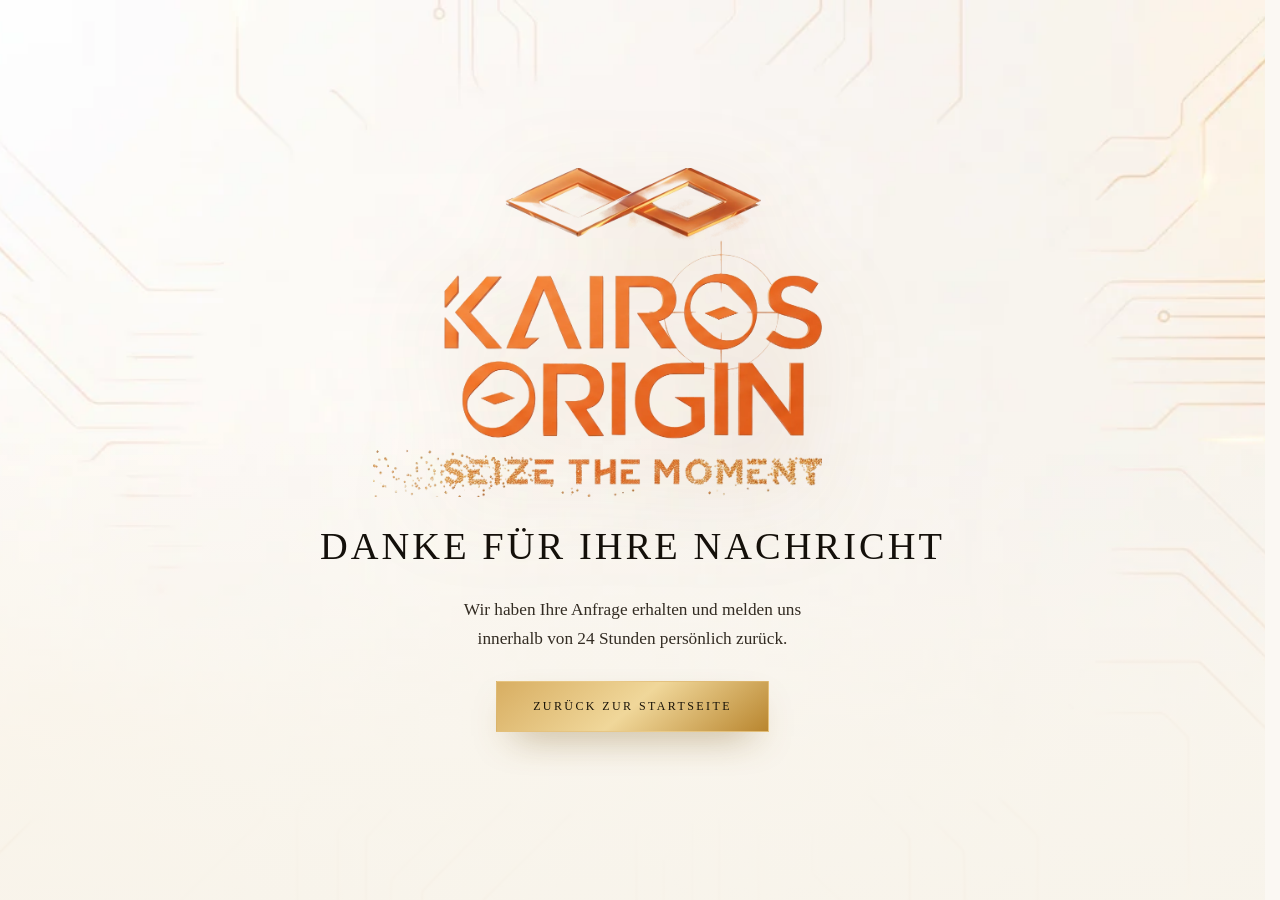
<file: danke.html>
<!DOCTYPE html>
<html lang="de-AT">
<head>
<meta charset="utf-8">
<meta name="viewport" content="width=device-width, initial-scale=1">
<title>Danke — Kairos Origin</title>
<meta name="robots" content="noindex">
<link rel="icon" type="image/png" href="assets/favicon.png">
<link rel="apple-touch-icon" href="assets/favicon.png">
<meta name="theme-color" content="#fbf8f3">
<!-- Die strengen Inhaltsregeln (Content-Security-Policy) setzt der Server
     ueber die Datei .htaccess. Auf GitHub Pages greifen sie nicht; dort
     schuetzt, dass die Seite ausschliesslich eigene Dateien laedt. -->
<meta name="referrer" content="strict-origin-when-cross-origin">
<link rel="stylesheet" href="css/style.css">
</head>
<body>

<div class="seite">
  <div class="seiten-verlauf"></div>

  <div class="danke">
    <img class="danke-logo" src="assets/logo.webp" alt="Kairos Origin">
    <h1>Danke für Ihre Nachricht</h1>
    <p>Wir haben Ihre Anfrage erhalten und melden uns innerhalb von 24 Stunden persönlich zurück.</p>
    <a class="knopf-gold" href="index.html">Zurück zur Startseite</a>
  </div>

</div>

</body>
</html>
</file>
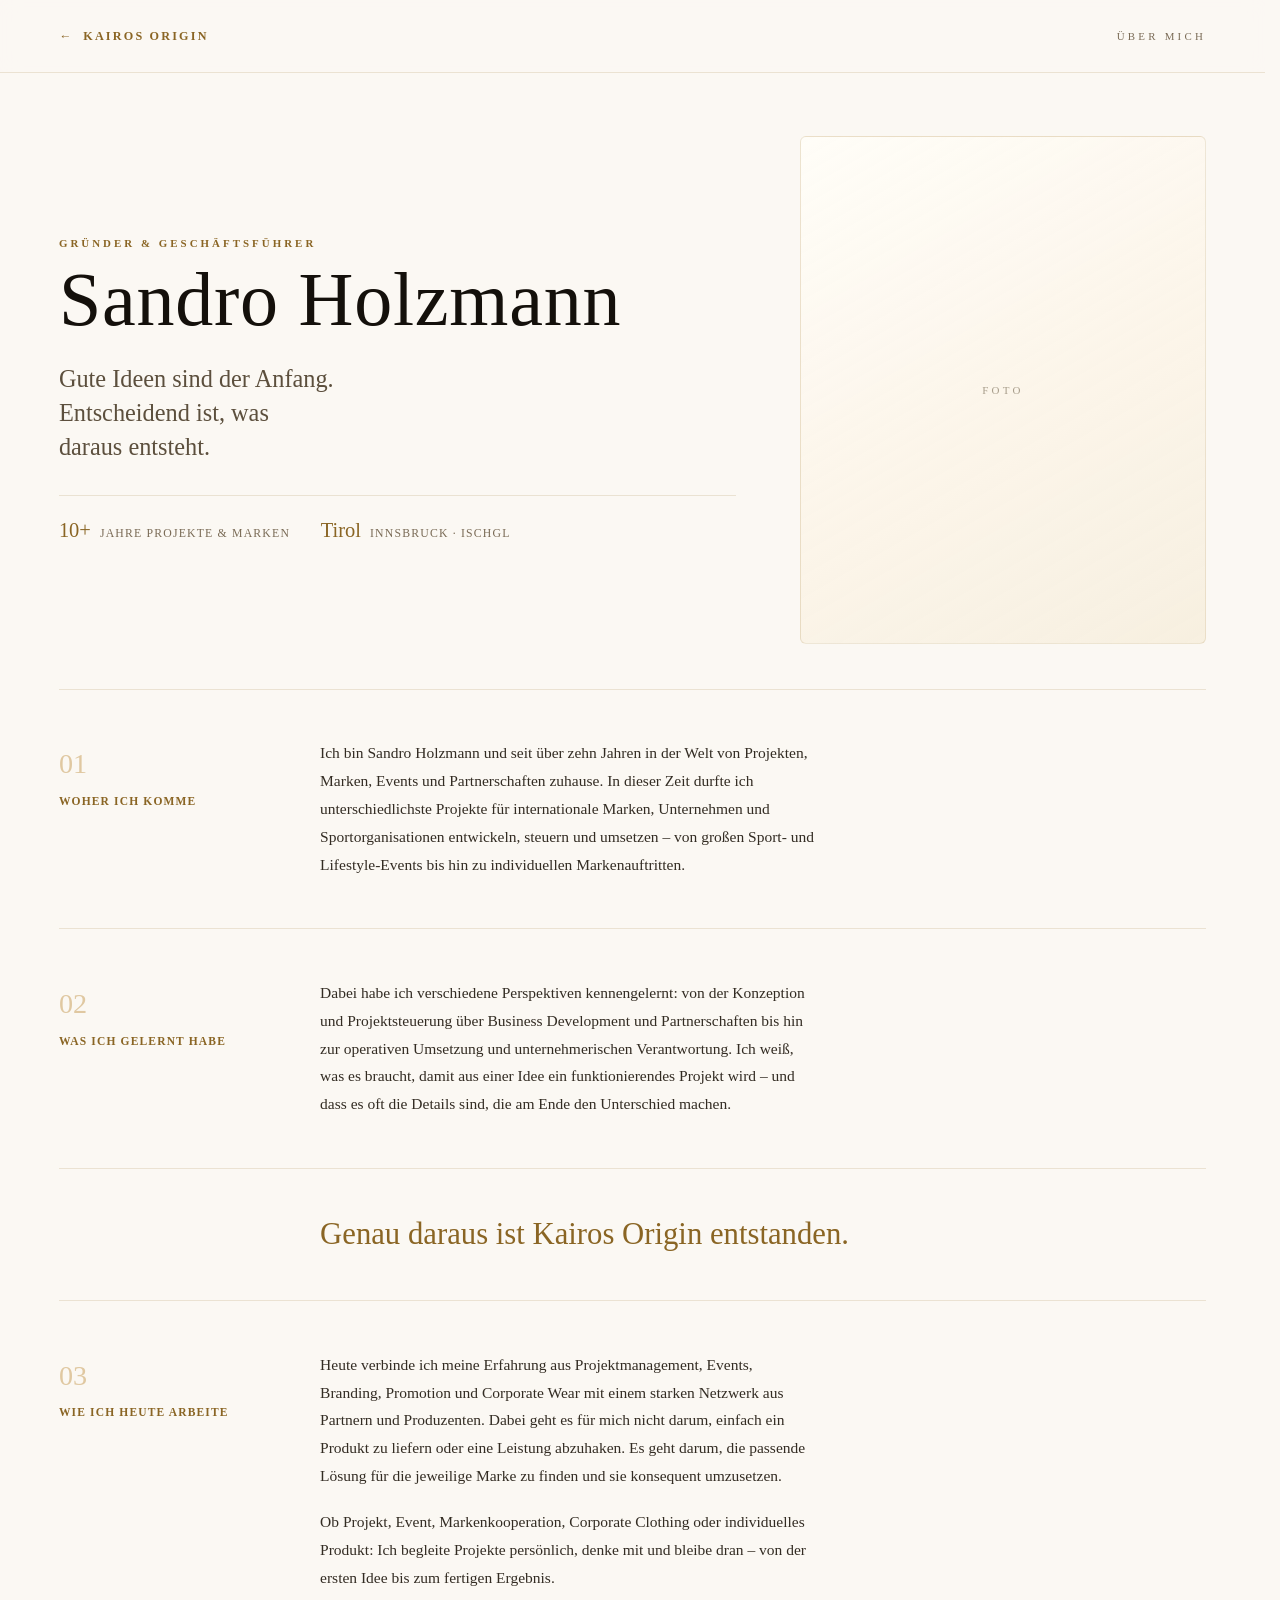
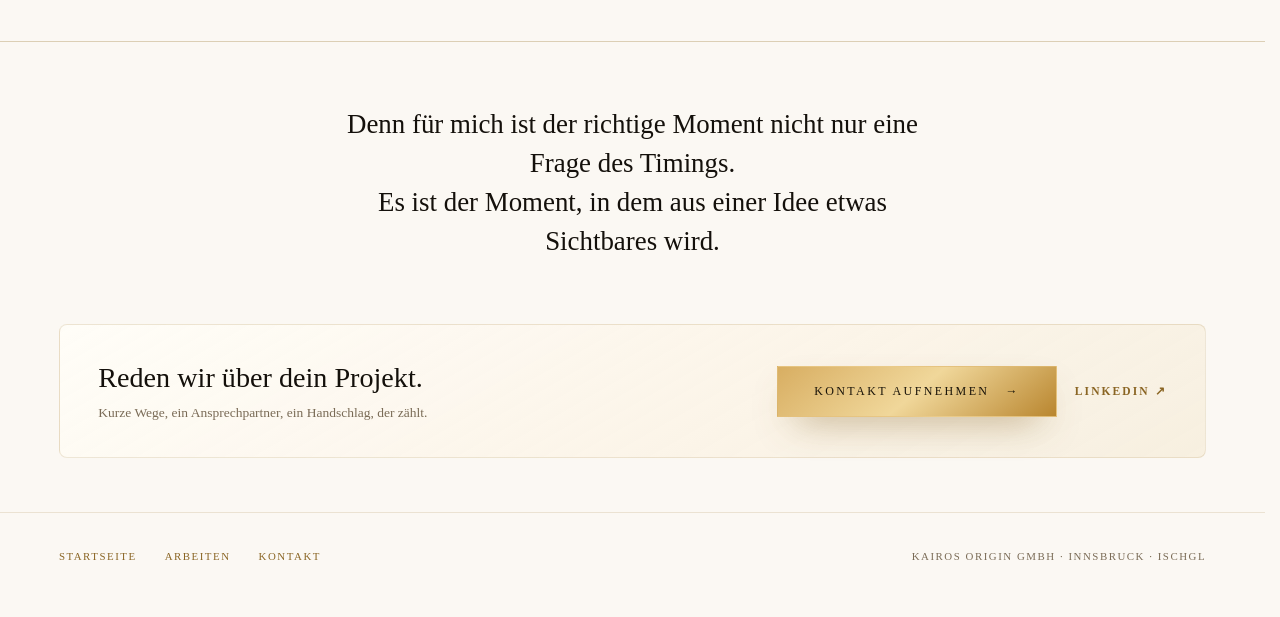
<file: ueber-mich.html>
<!DOCTYPE html>
<html lang="de-AT">
<head>
<meta charset="utf-8">
<meta name="viewport" content="width=device-width, initial-scale=1">
<title>Über mich — Sandro Holzmann | Kairos Origin</title>
<meta name="description" content="Sandro Holzmann, Gründer von Kairos Origin: über zehn Jahre Projekte, Marken, Events und Partnerschaften — von großen Sport- und Lifestyle-Events bis zu individuellen Markenauftritten.">
<meta name="robots" content="index, follow">
<link rel="icon" type="image/png" href="assets/favicon.png">
<link rel="apple-touch-icon" href="assets/favicon.png">
<meta name="theme-color" content="#fbf8f3">
<meta property="og:type" content="profile">
<meta property="og:site_name" content="Kairos Origin">
<meta property="og:locale" content="de_AT">
<meta property="og:title" content="Über mich — Sandro Holzmann">
<meta property="og:description" content="Gründer von Kairos Origin. Projekte, Marken, Events und Partnerschaften aus über zehn Jahren Erfahrung.">
<meta property="og:url" content="https://rudimate058.github.io/kairos-origin/ueber-mich.html">
<meta property="og:image" content="https://rudimate058.github.io/kairos-origin/assets/share.webp">
<meta property="og:image:width" content="1200">
<meta property="og:image:height" content="630">
<meta property="og:image:alt" content="Kairos Origin — Seize the moment">
<meta name="twitter:card" content="summary_large_image">
<meta name="author" content="Kairos Origin GmbH">
<link rel="canonical" href="https://rudimate058.github.io/kairos-origin/ueber-mich.html">
<!-- Die strengen Inhaltsregeln (Content-Security-Policy) setzt der Server
     ueber die Datei .htaccess. Auf GitHub Pages greifen sie nicht; dort
     schuetzt, dass die Seite ausschliesslich eigene Dateien laedt. -->
<meta name="referrer" content="strict-origin-when-cross-origin">
<link rel="stylesheet" href="css/style.css?v=20260923e">
<script type="application/ld+json">
{
  "@context": "https://schema.org",
  "@type": "Person",
  "name": "Sandro Holzmann",
  "jobTitle": "Gründer & Geschäftsführer",
  "worksFor": { "@type": "Organization", "name": "Kairos Origin GmbH" },
  "url": "https://rudimate058.github.io/kairos-origin/ueber-mich.html",
  "sameAs": ["https://www.linkedin.com/company/127184144"]
}
</script>
</head>
<body class="profilseite">

<a class="sprung-link" href="#profil-inhalt">Zum Inhalt springen</a>

<header class="profil-leiste">
  <a class="profil-zurueck" href="index.html">
    <span aria-hidden="true">←</span><span>Kairos Origin</span>
  </a>
  <span class="profil-leiste-titel">Über mich</span>
</header>

<main id="profil-inhalt">

  <section class="profil-kopf">
    <div class="profil-kopf-text">
      <p class="profil-rolle">Gründer &amp; Geschäftsführer</p>
      <h1>Sandro Holzmann</h1>
      <p class="profil-lead">Gute Ideen sind der Anfang.<br>Entscheidend ist, was daraus entsteht.</p>
      <div class="profil-fakten">
        <span><b>10+</b> Jahre Projekte &amp; Marken</span>
        <span><b>Tirol</b> Innsbruck · Ischgl</span>
      </div>
    </div>

    <!-- Foto austauschen: Datei nach assets/sandro.webp legen, dann die
         naechste Zeile einkommentieren und "ohne-bild" unten entfernen. -->
    <figure class="profil-foto ohne-bild">
      <!-- <img src="assets/sandro.webp" alt="Sandro Holzmann" width="420" height="520" loading="eager"> -->
      <figcaption aria-hidden="true">Foto</figcaption>
    </figure>
  </section>

  <article class="profil-text">

    <div class="profil-block">
      <p class="profil-marke"><span class="profil-nr">01</span>Woher ich komme</p>
      <div class="profil-absaetze">
        <p>Ich bin Sandro Holzmann und seit über zehn Jahren in der Welt von Projekten, Marken, Events und Partnerschaften zuhause. In dieser Zeit durfte ich unterschiedlichste Projekte für internationale Marken, Unternehmen und Sportorganisationen entwickeln, steuern und umsetzen – von großen Sport- und Lifestyle-Events bis hin zu individuellen Markenauftritten.</p>
      </div>
    </div>

    <div class="profil-block">
      <p class="profil-marke"><span class="profil-nr">02</span>Was ich gelernt habe</p>
      <div class="profil-absaetze">
        <p>Dabei habe ich verschiedene Perspektiven kennengelernt: von der Konzeption und Projektsteuerung über Business Development und Partnerschaften bis hin zur operativen Umsetzung und unternehmerischen Verantwortung. Ich weiß, was es braucht, damit aus einer Idee ein funktionierendes Projekt wird – und dass es oft die Details sind, die am Ende den Unterschied machen.</p>
      </div>
    </div>

    <p class="profil-wende">Genau daraus ist Kairos Origin entstanden.</p>

    <div class="profil-block">
      <p class="profil-marke"><span class="profil-nr">03</span>Wie ich heute arbeite</p>
      <div class="profil-absaetze">
        <p>Heute verbinde ich meine Erfahrung aus Projektmanagement, Events, Branding, Promotion und Corporate Wear mit einem starken Netzwerk aus Partnern und Produzenten. Dabei geht es für mich nicht darum, einfach ein Produkt zu liefern oder eine Leistung abzuhaken. Es geht darum, die passende Lösung für die jeweilige Marke zu finden und sie konsequent umzusetzen.</p>
        <p>Ob Projekt, Event, Markenkooperation, Corporate Clothing oder individuelles Produkt: Ich begleite Projekte persönlich, denke mit und bleibe dran – von der ersten Idee bis zum fertigen Ergebnis.</p>
      </div>
    </div>

  </article>

  <section class="profil-schluss">
    <p>Denn für mich ist der richtige Moment nicht nur eine Frage des Timings.<br>Es ist der Moment, in dem aus einer Idee etwas Sichtbares wird.</p>
  </section>

  <section class="profil-cta">
    <div class="profil-cta-text">
      <h2>Reden wir über dein Projekt.</h2>
      <p>Kurze Wege, ein Ansprechpartner, ein Handschlag, der zählt.</p>
    </div>
    <div class="profil-cta-knoepfe">
      <a class="knopf-gold" href="index.html#contact">Kontakt aufnehmen <span aria-hidden="true">→</span></a>
      <a class="profil-link" href="https://www.linkedin.com/company/127184144" target="_blank" rel="noopener">LinkedIn ↗</a>
    </div>
  </section>

</main>

<footer class="profil-fuss">
  <a href="index.html">Startseite</a>
  <a href="index.html#work">Arbeiten</a>
  <a href="index.html#contact">Kontakt</a>
  <span>Kairos Origin GmbH · Innsbruck · Ischgl</span>
</footer>

</body>
</html>
</file>
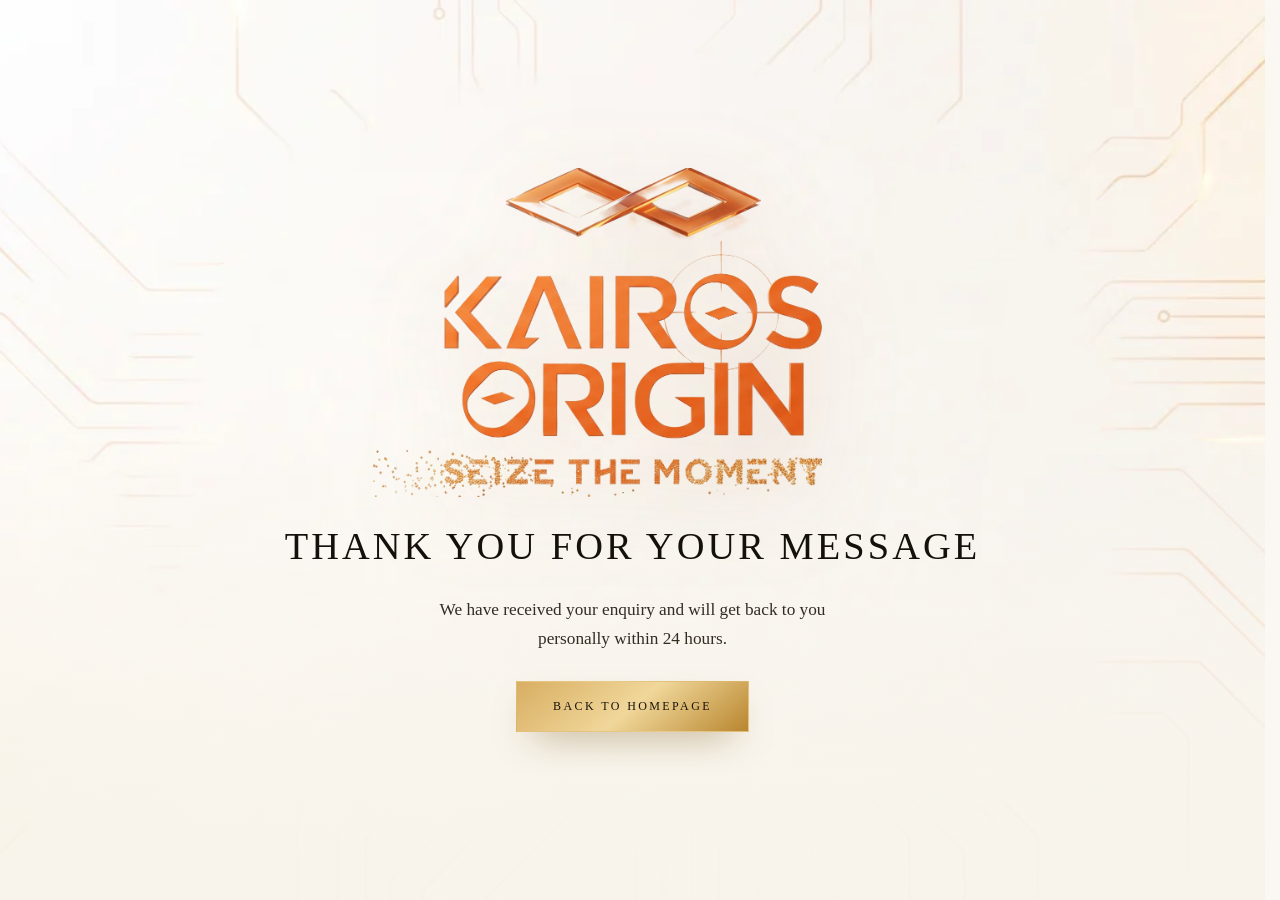
<file: en/danke.html>
<!DOCTYPE html>
<html lang="en">
<head>
<meta charset="utf-8">
<meta name="viewport" content="width=device-width, initial-scale=1">
<title>Thank you — Kairos Origin</title>
<meta name="robots" content="noindex">
<link rel="icon" type="image/png" href="../assets/favicon.png">
<link rel="apple-touch-icon" href="../assets/favicon.png">
<meta name="theme-color" content="#fbf8f3">
<!-- Die strengen Inhaltsregeln (Content-Security-Policy) setzt der Server
     ueber die Datei .htaccess. Auf GitHub Pages greifen sie nicht; dort
     schuetzt, dass die Seite ausschliesslich eigene Dateien laedt. -->
<meta name="referrer" content="strict-origin-when-cross-origin">
<link rel="stylesheet" href="../css/style.css">
</head>
<body>

<div class="seite">
  <div class="seiten-verlauf"></div>

  <div class="danke">
    <img class="danke-logo" src="../assets/logo.webp" alt="Kairos Origin">
    <h1>Thank you for your message</h1>
    <p>We have received your enquiry and will get back to you personally within 24 hours.</p>
    <a class="knopf-gold" href="index.html">Back to homepage</a>
  </div>

</div>

</body>
</html>
</file>
<file: css/style.css>
/* ==========================================================================
   Kairos Origin — Stylesheet
   Aufbau:
     1. Grundlagen & Farben
     2. Animationen
     3. Kopfbereich (Hero)
     4. Partner-Laufband
     5. Agentur
     6. Leistungen
     7. Arbeiten (Produktvitrine)
     8. Standorte
     9. Kontakt & Fußbereich
    10. Overlays (Impressum, Datenschutz, Cookies, Grossansicht)
    11. Schaltflaechen unten rechts
    12. Dankeseite
    12b. Tablet
    13. Mobil
   ========================================================================== */

/* ---------- 1. Grundlagen & Farben --------------------------------------- */

:root {
  --tinte:        #1f1b17;  /* Fliesstext */
  --tinte-dunkel: #14100b;  /* Ueberschriften */
  --tinte-hell:   #332c23;
  --grau:         #7a6b56;  /* Kleintext, Labels */
  --gold:         #b9862f;
  --gold-hell:    #d8ae62;
  --gold-tief:    #8a6524;
  --orange:       #d1832c;  /* Akzent / Hover */
  --papier:       #fbf8f3;  /* Seitenhintergrund */
  --linie:        rgba(150, 112, 42, 0.3);
  --linie-fein:   rgba(150, 112, 42, 0.16);
  --karte:        linear-gradient(150deg, rgba(255,253,248,.92) 0%, rgba(251,244,231,.82) 55%, rgba(246,236,218,.76) 100%);
  --karte-hover:  linear-gradient(150deg, rgba(255,254,251,1) 0%, rgba(254,250,242,.97) 55%, rgba(252,245,232,.94) 100%);
  --glanz:        inset 3px 0 0 rgba(209,131,44,.85), 0 0 28px rgba(201,152,58,.18);
  --serif:        'Palatino Linotype', 'Book Antiqua', Palatino, 'URW Palladio L', Georgia, serif;

  /* Layout-Groessen. --band deckelt die Inhaltsbreite: ab etwa 1500 px waechst
     der Inhalt nicht weiter, er zentriert sich. --rand ist der Seitenabstand
     und wird pro Breakpoint einmal gesetzt, nicht pro Bauteil. */
  --band:      1360px;
  --band-weit: 1600px;   /* Kopfbereich und Laufband duerfen breiter atmen */
  --band-text: 68ch;     /* Lesebreite fuer Fliesstext */
  --rand:      clamp(20px, 4.6vw, 72px);

  /* Abstandsskala: alle Abstaende greifen auf diese Stufen zu */
  --l1:  8px;
  --l2:  14px;
  --l3:  20px;
  --l4:  clamp(20px, 2.4vw, 32px);
  --l5:  clamp(28px, 3.4vw, 48px);
  --l6:  clamp(36px, 4.4vw, 64px);
  --l7:  clamp(44px, 5.6vh, 76px);

  /* Kleinste angenehme Beruehrungsflaeche */
  --griff: 44px;
}

* { box-sizing: border-box; }

/* Nichts darf die Seite seitlich aufziehen */
html, body { max-width: 100%; overflow-x: clip; }
img, svg, video { max-width: 100%; }

html {
  scroll-behavior: smooth;
  /* Platz fuer die Bildlaufleiste bleibt immer reserviert. Sonst springt die
     Seite seitlich, sobald ein Fenster das Scrollen sperrt. */
  scrollbar-gutter: stable;
}

body {
  margin: 0;
  background: var(--papier) url('../assets/hintergrund.webp') center top / cover fixed no-repeat;
  font-family: var(--serif);
  color: var(--tinte);
}

a { color: var(--tinte); text-decoration: none; }
a:hover { color: #a9741f; }

/* Sichtbarer Fokusrahmen fuer Tastaturbedienung. Mausklicks zeigen ihn nicht. */
a:focus-visible,
button:focus-visible,
input:focus-visible,
textarea:focus-visible,
[tabindex]:focus-visible {
  outline: 2px solid #c2761f;
  outline-offset: 3px;
}

::selection {
  background: rgba(216,174,98,.4);
  color: var(--tinte-dunkel);
}

/* Sperrt das Scrollen, solange ein Fenster offen ist */
body.fenster-offen { overflow: hidden; }

img { display: block; }

/* Sprunglink: erscheint nur, wenn man ihn mit dem Tabulator anfaehrt */
.sprung-link {
  position: absolute;
  top: 0;
  left: 50%;
  z-index: 200;
  transform: translate(-50%, -140%);
  padding: 12px 22px;
  border-radius: 0 0 4px 4px;
  background: #1a150f;
  color: #f4e7c8;
  font-size: 11px;
  letter-spacing: .2em;
  text-transform: uppercase;
  text-decoration: none;
  transition: transform .25s ease;
}

.sprung-link:focus { transform: translate(-50%, 0); }

/* Text nur fuer Suchmaschinen und Screenreader, optisch nicht vorhanden */
.nur-vorlesen {
  position: absolute;
  width: 1px;
  height: 1px;
  padding: 0;
  margin: -1px;
  overflow: hidden;
  clip: rect(0 0 0 0);
  clip-path: inset(50%);
  white-space: nowrap;
  border: 0;
}

h1, h2, h3, h4 { margin: 0; font-weight: 500; }
p { margin: 0; text-wrap: pretty; }

/* Verlauf, der den Hintergrund nach unten hin ausblendet */
.seiten-verlauf {
  position: absolute;
  inset: 0;
  z-index: 0;
  pointer-events: none;
  background: linear-gradient(180deg, rgba(251,248,243,0) 0%, rgba(251,248,243,0) 48%,
              rgba(250,246,238,.62) 68%, rgba(249,245,236,.86) 84%, rgba(248,244,235,.93) 100%);
}

.seite { position: relative; width: 100%; }

section { position: relative; z-index: 1; }

/* Wiederkehrender Abschnittskopf: Titel links, Beschriftung rechts */
.abschnitt {
  padding-block: var(--l7) clamp(18px, 2.6vh, 34px);
  padding-inline: max(var(--rand), (100% - var(--band)) / 2);
}

.abschnitt-kopf {
  display: flex;
  align-items: flex-end;
  justify-content: space-between;
  gap: 32px;
  flex-wrap: wrap;
  padding-bottom: 20px;
  border-bottom: 1px solid var(--linie);
}

.abschnitt-kopf h2 {
  font-size: clamp(26px, 3vw, 44px);
  letter-spacing: .08em;
  text-transform: uppercase;
  color: var(--tinte-dunkel);
}

.abschnitt-kopf span {
  font-size: clamp(11px, .9vw, 13px);
  letter-spacing: .24em;
  text-transform: uppercase;
  color: var(--grau);
}

/* Bei "Ausgewaehlte Arbeiten" und "Lass uns reden" steht die Unterzeile links unter der Ueberschrift */
#agency .abschnitt-kopf { align-items: center; }
#agency .abschnitt-kopf span { margin-left: auto; }

#work .abschnitt-kopf,
#contact .abschnitt-kopf {
  flex-direction: column;
  align-items: flex-start;
  gap: 10px;
}

/* Goldene Schaltflaeche */
.knopf-gold {
  display: inline-flex;
  align-items: center;
  gap: 16px;
  padding: 17px 36px;
  border: 1px solid rgba(232,199,131,.7);
  background: linear-gradient(140deg, #d8ae62 0%, #f0d79a 50%, #b9862f 100%);
  color: #1a1409;
  font-family: inherit;
  font-size: 12px;
  font-weight: 500;
  letter-spacing: .2em;
  text-transform: uppercase;
  cursor: pointer;
  box-shadow: 0 16px 38px -18px rgba(120,86,20,.8);
  transition: box-shadow .35s ease, transform .3s ease;
}

.knopf-gold:hover {
  color: #1a1409;
  transform: translateY(-2px);
  box-shadow: 0 20px 44px -16px rgba(120,86,20,1), 0 0 30px rgba(214,168,74,.5);
}

/* Runder Pfeilknopf */
.knopf-rund {
  display: flex;
  align-items: center;
  justify-content: center;
  width: 48px;
  height: 48px;
  border-radius: 50%;
  border: 1px solid rgba(150,112,42,.45);
  background: rgba(255,252,245,.75);
  color: #7d5716;
  font-family: inherit;
  font-size: 17px;
  line-height: 1;
  cursor: pointer;
  transition: border-color .35s ease, color .35s ease, box-shadow .35s ease, background .35s ease;
}

.knopf-rund:hover {
  color: #1a1409;
  border-color: rgba(226,183,96,.95);
  background: linear-gradient(140deg, #d8ae62 0%, #f0d79a 50%, #c1913f 100%);
  box-shadow: 0 0 24px rgba(214,168,74,.5);
}

/* ---------- 2. Animationen ----------------------------------------------- */

@keyframes glanz {
  0%   { transform: translateX(-40%) skewX(-12deg); opacity: 0; }
  14%  { opacity: .5; }
  100% { transform: translateX(150%) skewX(-12deg); opacity: 0; }
}

@keyframes aufsteigen {
  from { opacity: 0; transform: translateY(20px); }
  to   { opacity: 1; transform: translateY(0); }
}

@keyframes pulsieren {
  0%   { box-shadow: 0 18px 40px -18px rgba(120,86,20,.9), 0 0 0 0 rgba(214,168,74,.55); }
  70%  { box-shadow: 0 18px 40px -18px rgba(120,86,20,.9), 0 0 0 18px rgba(214,168,74,0); }
  100% { box-shadow: 0 18px 40px -18px rgba(120,86,20,.9), 0 0 0 0 rgba(214,168,74,0); }
}

@keyframes einblenden-unten {
  from { opacity: 0; transform: translateY(26px) scale(.97); }
  to   { opacity: 1; transform: translateY(0) scale(1); }
}

@keyframes laufband {
  from { transform: translateX(0); }
  to   { transform: translateX(-50%); }
}

@media (prefers-reduced-motion: reduce) {
  *, *::before, *::after {
    animation-duration: .001ms !important;
    animation-iteration-count: 1 !important;
    transition-duration: .001ms !important;
  }
  html { scroll-behavior: auto; }
}

/* ---------- 3. Kopfbereich (Hero) ---------------------------------------- */

/* Der Kopfbereich fuellt den Bildschirm nur dann ganz, wenn das Logo ihn auch
   ausfuellen kann — siehe die Regel mit min-aspect-ratio weiter unten. */
.hero {
  overflow: hidden;
}

.hero-vignette {
  position: absolute;
  inset: 0;
  pointer-events: none;
  opacity: .45;
  /* Unten weich auslaufen lassen, damit an der Kante zum naechsten
     Abschnitt kein Farbsprung entsteht */
  -webkit-mask-image: linear-gradient(180deg, #000 55%, transparent 100%);
          mask-image: linear-gradient(180deg, #000 55%, transparent 100%);
  background: radial-gradient(115% 80% at 50% 45%, rgba(255,254,250,.5) 0%, rgba(255,250,240,0) 55%, rgba(120,88,40,.14) 100%);
}

.hero-glanz {
  position: absolute;
  top: 0;
  left: 0;
  width: 38%;
  height: 100%;
  pointer-events: none;
  mix-blend-mode: screen;
  -webkit-mask-image: linear-gradient(180deg, #000 55%, transparent 100%);
          mask-image: linear-gradient(180deg, #000 55%, transparent 100%);
  background: linear-gradient(90deg, rgba(255,255,255,0) 0%, rgba(255,247,227,.85) 50%, rgba(255,255,255,0) 100%);
  animation: glanz 10s cubic-bezier(.4,0,.2,1) infinite;
}

/* Standard: der Kopfbereich ist so hoch wie sein Inhalt. Damit bleibt der
   Abstand von Logo zu Navigation und zu den Schaltflaechen bei schmalen
   Fenstern gleich — vorher blieb dort Leerraum stehen, weil das Logo mit
   der Breite schrumpft, der Bereich aber die volle Bildschirmhoehe behielt. */
.hero-inhalt {
  position: relative;
  display: flex;
  flex-direction: column;
  padding-block: clamp(14px, 3vw, 40px) clamp(6px, 1vh, 14px);
  padding-inline: max(var(--rand), (100% - var(--band-weit)) / 2);
}

/* Ist das Fenster breiter als hoch, wird das Logo gross genug, um den
   Bildschirm zu tragen — dann darf der Kopfbereich ihn ganz einnehmen. */
@media (min-aspect-ratio: 7/8) {
  .hero-inhalt {
    height: auto;
    min-height: min(82svh, 100svh);
  }

  .hero-mitte { flex: 1; padding-top: 0; }
}

/* Navigation: links die Wortmarke, rechts der Menueknopf. Die vier Punkte
   liegen im Vollbildmenue (siehe weiter unten) — dadurch bleibt der
   Kopfbereich frei fuer das Logo. */
.hauptnav {
  position: relative;
  z-index: 2;
  display: flex;
  align-items: center;
  justify-content: space-between;
  gap: clamp(14px, 3vw, 40px);
}

/* Der Knopf: klare, geschlossene Box mit vollem Rahmen und ruhigem Grund. */
.menue-knopf {
  display: flex;
  align-items: center;
  gap: 14px;
  padding: 12px 22px;
  border: 1px solid rgba(150,112,42,.55);
  background: rgba(255,252,245,.86);
  backdrop-filter: blur(8px);
  -webkit-backdrop-filter: blur(8px);
  box-shadow: 0 12px 30px -24px rgba(120,86,20,.75);
  color: var(--tinte-dunkel);
  font-family: inherit;
  font-size: clamp(11px, .95vw, 13px);
  font-weight: 700;
  letter-spacing: .26em;
  text-transform: uppercase;
  cursor: pointer;
  transition: border-color .4s ease, box-shadow .4s ease, color .35s ease,
              background-color .4s ease;
}

.menue-knopf:hover,
.menue-knopf:focus-visible {
  border-color: var(--gold);
  background: rgba(255,253,248,.96);
  box-shadow: 0 12px 30px -24px rgba(120,86,20,.75), 0 0 26px rgba(214,168,74,.28);
  color: #8a6524;
}

.menue-wort { line-height: 1; }

.menue-striche {
  display: grid;
  gap: 4px;
  width: 20px;
}

.menue-striche span {
  display: block;
  height: 1.5px;
  background: var(--gold);
  transition: width .4s cubic-bezier(.2,.7,.2,1), background-color .35s ease;
}

.menue-striche span:nth-child(2) { width: 66%; margin-left: auto; }
.menue-knopf:hover .menue-striche span:nth-child(2) { width: 100%; }

/* ----- Das Vollbildmenue -------------------------------------------------
   Aufbau wie ein Register: vier Zeilen ueber die volle Breite, jede von einer
   Goldhaarlinie getragen. Beim Ueberfahren wandert die Zeile nach rechts und
   die Linie zieht in Gold nach. Im Hintergrund steht das Logo als
   Wasserzeichen. */
.vollmenue {
  position: fixed;
  inset: 0;
  z-index: 80;
  display: flex;
  flex-direction: column;
  padding: clamp(20px, 4vh, 42px) clamp(20px, 6vw, 96px) clamp(20px, 4vh, 40px);
  background:
    radial-gradient(120% 80% at 50% 0%, rgba(240,215,154,.24) 0%, rgba(251,248,243,0) 62%),
    rgba(251,248,243,.975);
  backdrop-filter: blur(18px);
  -webkit-backdrop-filter: blur(18px);
  opacity: 0;
  visibility: hidden;
  transition: opacity .5s ease, visibility .5s ease;
}

.vollmenue[hidden] { display: none; }
.vollmenue[data-offen="ja"] { opacity: 1; visibility: visible; }

/* Logo als ruhiges Wasserzeichen */
.vollmenue-schatten {
  position: absolute;
  top: 50%;
  left: 50%;
  width: min(760px, 78vw);
  transform: translate(-50%, -50%) scale(1.04);
  opacity: 0;
  filter: saturate(.5);
  pointer-events: none;
  transition: opacity 1s ease .15s, transform 1.4s cubic-bezier(.2,.7,.2,1);
}

.vollmenue[data-offen="ja"] .vollmenue-schatten {
  opacity: .07;
  transform: translate(-50%, -50%) scale(1);
}

/* Kopfzeile im Menue */
.vollmenue-kopf {
  position: relative;
  z-index: 2;
  display: flex;
  align-items: center;
  justify-content: space-between;
  gap: 20px;
  padding-bottom: clamp(12px, 2vh, 20px);
  border-bottom: 1px solid rgba(150,112,42,.22);
}

.vollmenue-marke {
  font-size: clamp(10px, .9vw, 12px);
  font-weight: 700;
  letter-spacing: .36em;
  text-transform: uppercase;
  color: var(--gold-tief);
}

.vollmenue-zu {
  display: flex;
  align-items: center;
  gap: 11px;
  padding: 0;
  border: none;
  background: none;
  color: var(--grau);
  font-family: inherit;
  font-size: 10px;
  font-weight: 700;
  letter-spacing: .26em;
  text-transform: uppercase;
  cursor: pointer;
  transition: color .35s ease;
}

.vollmenue-zu:hover,
.vollmenue-zu:focus-visible { color: var(--orange); }

.vollmenue-zu-kreuz {
  position: relative;
  width: 16px;
  height: 16px;
}

.vollmenue-zu-kreuz::before,
.vollmenue-zu-kreuz::after {
  content: '';
  position: absolute;
  top: 50%;
  left: 0;
  width: 100%;
  height: 1.5px;
  background: var(--gold);
  transition: background-color .35s ease, transform .45s cubic-bezier(.2,.7,.2,1);
}

.vollmenue-zu-kreuz::before { transform: rotate(45deg); }
.vollmenue-zu-kreuz::after  { transform: rotate(-45deg); }
.vollmenue-zu:hover .vollmenue-zu-kreuz::before { transform: rotate(135deg); }
.vollmenue-zu:hover .vollmenue-zu-kreuz::after  { transform: rotate(45deg); }
.vollmenue-zu:hover .vollmenue-zu-kreuz::before,
.vollmenue-zu:hover .vollmenue-zu-kreuz::after { background: var(--orange); }

/* Das Register */
.vollmenue-liste {
  position: relative;
  z-index: 2;
  flex: 1 1 auto;
  display: flex;
  flex-direction: column;
  justify-content: center;
}

/* Raster 1fr | Wort | 1fr: das Wort steht immer exakt in der Mitte,
   der Pfeil sitzt in der rechten Spalte und verschiebt es nicht. */
.vollmenue-liste a {
  position: relative;
  display: grid;
  grid-template-columns: 1fr auto 1fr;
  align-items: center;
  padding: clamp(11px, 2.1vh, 26px) 0;
  color: var(--tinte-dunkel);
  text-decoration: none;
  opacity: 0;
  transform: translateY(18px);
  transition: opacity .55s ease, transform .55s cubic-bezier(.2,.7,.2,1),
              color .3s ease;
}

.vollmenue[data-offen="ja"] .vollmenue-liste a { opacity: 1; transform: none; }
.vollmenue[data-offen="ja"] .vollmenue-liste a:nth-child(1) { transition-delay: .10s; }
.vollmenue[data-offen="ja"] .vollmenue-liste a:nth-child(2) { transition-delay: .18s; }
.vollmenue[data-offen="ja"] .vollmenue-liste a:nth-child(3) { transition-delay: .26s; }
.vollmenue[data-offen="ja"] .vollmenue-liste a:nth-child(4) { transition-delay: .34s; }

/* ruhende Haarlinie */
.vollmenue-liste a::before {
  content: '';
  position: absolute;
  left: 0;
  right: 0;
  bottom: 0;
  height: 1px;
  background: rgba(150,112,42,.2);
}

/* Goldlinie, die beim Ueberfahren aufzieht */
.vollmenue-liste a::after {
  content: '';
  position: absolute;
  left: 0;
  bottom: 0;
  width: 0;
  height: 1.5px;
  background: linear-gradient(90deg, #b9862f 0%, #f0d79a 55%, #ffeec2 100%);
  box-shadow: 0 0 12px rgba(240,215,154,.9), 0 0 26px rgba(214,168,74,.55);
  transition: width .55s cubic-bezier(.2,.7,.2,1);
}

.vollmenue-liste a:hover::after,
.vollmenue-liste a:focus-visible::after { width: 100%; }

.vollmenue-liste a span {
  grid-column: 2;
  font-size: clamp(30px, 5.4vw, 66px);
  font-weight: 400;
  letter-spacing: .06em;
  line-height: 1;
  text-transform: uppercase;
  transition: transform .5s cubic-bezier(.2,.7,.2,1);
}

/* Pfeil rechts, erscheint erst beim Ueberfahren */
.vollmenue-liste a em {
  position: relative;
  grid-column: 3;
  justify-self: start;
  margin-left: clamp(10px, 1.6vw, 22px);
  width: clamp(20px, 2.6vw, 40px);
  height: 1px;
  background: var(--gold);
  opacity: 0;
  transform: translateX(-14px);
  transition: opacity .4s ease, transform .5s cubic-bezier(.2,.7,.2,1);
}

.vollmenue-liste a em::after {
  content: '';
  position: absolute;
  top: -3px;
  right: 0;
  width: 7px;
  height: 7px;
  border-top: 1px solid var(--gold);
  border-right: 1px solid var(--gold);
  transform: rotate(45deg);
}

.vollmenue-liste a:hover,
.vollmenue-liste a:focus-visible { color: #8a6524; }
.vollmenue-liste a:hover span { letter-spacing: .1em; }
.vollmenue-liste a:hover em,
.vollmenue-liste a:focus-visible em { opacity: 1; transform: none; }

/* Fussblock */
.vollmenue-fussblock {
  position: relative;
  z-index: 2;
  display: grid;
  grid-template-columns: 1fr auto 1fr;
  align-items: center;
  gap: 16px clamp(16px, 3vw, 40px);
  padding-top: clamp(12px, 2vh, 20px);
  border-top: 1px solid rgba(150,112,42,.22);
  opacity: 0;
  transition: opacity .6s ease .42s;
}

.vollmenue[data-offen="ja"] .vollmenue-fussblock { opacity: 1; }

.vollmenue-mitte {
  display: flex;
  flex-direction: column;
  align-items: center;
  gap: 6px;
  text-align: center;
}

/* Kontakt links, Netzwerke rechts */
.vollmenue-kontakt,
.vollmenue-social {
  display: flex;
  flex-direction: column;
  gap: 6px;
  font-size: clamp(9.5px, .85vw, 11px);
  letter-spacing: .16em;
  text-transform: uppercase;
}

/* Netzwerke in einer Zeile, mit feinen Goldpunkten getrennt */
.vollmenue-social {
  flex-direction: row;
  flex-wrap: wrap;
  align-items: center;
  justify-content: flex-end;
  gap: 8px 10px;
  text-align: right;
}

/* Zeichen und Wort in einer geschlossenen Kapsel */
.vollmenue-kontakt a,
.vollmenue-social a {
  display: inline-flex;
  align-items: center;
  gap: 8px;
}

.vollmenue-social a {
  padding: 7px 13px;
  border: 1px solid rgba(150,112,42,.3);
  transition: border-color .35s ease, color .3s ease, box-shadow .35s ease;
}

.vollmenue-social a:hover {
  border-color: var(--gold);
  box-shadow: 0 0 20px rgba(214,168,74,.22);
}

.vollmenue-kontakt a svg,
.vollmenue-social a svg { flex: 0 0 auto; opacity: .85; }

.vollmenue-kontakt a,
.vollmenue-social a {
  color: var(--gold-tief);
  text-decoration: none;
  transition: color .3s ease;
}

.vollmenue-kontakt a:hover,
.vollmenue-social a:hover { color: var(--orange); }

.vollmenue-losung {
  font-size: clamp(9.5px, .85vw, 11px);
  font-weight: 700;
  letter-spacing: .34em;
  text-transform: uppercase;
  color: var(--orange);
}

.vollmenue-fuss {
  font-size: clamp(9.5px, .85vw, 11px);
  letter-spacing: .26em;
  text-transform: uppercase;
  color: var(--grau);
}

@media (max-width: 560px) {
  .vollmenue-liste a em { width: 18px; margin-left: 12px; }

  /* Gestapelt: erst die Social-Knoepfe, dann E-Mail und Telefon, zuletzt der
     Losungsblock. Der ganze Fussblock rueckt zugleich weiter nach unten. */
  .vollmenue-fussblock {
    grid-template-columns: 1fr;
    justify-items: center;
    gap: 14px;
    margin-top: clamp(18px, 4vh, 40px);
    padding-top: clamp(18px, 3vh, 26px);
  }
  .vollmenue-social { order: 1; justify-content: center; text-align: center; }
  .vollmenue-kontakt { order: 2; align-items: center; text-align: center; }
  .vollmenue-mitte { order: 3; }
}

.hero-mitte {
  flex: 1 1 auto;
  min-height: 0;
  display: flex;
  flex-direction: column;
  align-items: center;
  justify-content: center;
  gap: clamp(16px, 2.4vh, 32px);
  padding-top: clamp(18px, 3.5vh, 44px);
  padding-bottom: clamp(4px, 1vh, 12px);
}

/* Die Zeile umschliesst das Logo genau, statt sich auf die Restflaeche zu
   dehnen. Sonst entsteht bei schmalen Fenstern Leerraum zwischen Logo und
   Claim, weil das Bild seine Breite behaelt, aber die Hoehe mitwaechst. */
.hero-logo-zeile {
  flex: 0 1 auto;
  min-height: 0;
  display: flex;
  align-items: center;
  justify-content: center;
  gap: clamp(6px, 1.6vw, 34px);
  width: 100%;
  max-width: 1560px;
  flex-wrap: nowrap;
  animation: aufsteigen 1.2s .45s cubic-bezier(.2,.7,.2,1) both;
  margin-top: clamp(-70px, -5vh, -16px);
}

/* Bei niedrigen Fenstern kein Hochschieben — sonst wandert das Logo
   in die Navigationsstreifen. */
@media (max-height: 760px) {
  .hero-logo-zeile { margin-top: 0; }
  .hero-mitte { padding-top: 6px; gap: 10px; }
  .hero-unten { gap: 10px; }
}

@media (max-height: 600px) {
  .hero-mitte { gap: 7px; }
  .hero-unten { gap: 8px; }
  .hero-claim { font-size: 10px; letter-spacing: .24em; }
  .hero-rolle { font-size: 15px; gap: 10px; }
  .hero-cta { padding: 13px 26px; font-size: 10.5px; margin-top: 2px; }
}
.hero-logo {
  display: block;
  width: 100%;
  max-width: 1450px;
  height: auto;
  /* Deckel, damit das Logo bei flachen Fenstern nicht hinauslaeuft */
  max-height: min(56vh, 720px);
  margin: 0 auto;
  flex: 0 1 auto;
  min-width: 0;
  min-height: 0;
  object-fit: contain;
  filter: drop-shadow(0 22px 44px rgba(150,90,30,.18));
  animation: aufsteigen 1.2s cubic-bezier(.2,.7,.2,1) both;
}

/* Senkrechte Social-Links links und rechts vom Logo */

.hero-unten {
  flex: none;
  display: flex;
  flex-direction: column;
  align-items: center;
  gap: clamp(10px, 1.6vh, 18px);
  animation: aufsteigen 1.2s .25s cubic-bezier(.2,.7,.2,1) both;
}

/* Klartext-Zeile: sagt sofort, welches Unternehmen das ist */
.hero-rolle {
  display: flex;
  align-items: center;
  white-space: nowrap;
  gap: clamp(12px, 1.6vw, 22px);
  margin: 0;
  font-size: clamp(17px, 1.9vw, 27px);
  font-weight: 400;
  letter-spacing: .05em;
  color: var(--gold-tief);
  text-align: center;
  text-wrap-style: pretty;
  white-space: nowrap;
}

.hero-rolle::before,
.hero-rolle::after {
  content: "";
  flex: 0 1 auto;
  min-width: 10px;
  width: clamp(18px, 3vw, 46px);
  height: 1px;
  background: linear-gradient(90deg, rgba(185,134,47,0), rgba(185,134,47,.75));
}

.hero-rolle::after { background: linear-gradient(90deg, rgba(185,134,47,.75), rgba(185,134,47,0)); }

.hero-cta { margin-top: clamp(4px, 1vh, 12px); }

.hero-claim {
  font-size: clamp(12px, 1.05vw, 15px);
  letter-spacing: .34em;
  text-transform: uppercase;
  color: #6a5b45;
  text-align: center;
}

/* Instagram und WhatsApp direkt neben dem Hauptknopf — auf jedem Geraet sichtbar */

/* ---------- 4. Partner-Laufband ------------------------------------------ */

.partner {
  padding: clamp(40px, 7vh, 88px) 0 clamp(16px, 2.5vh, 30px);
  margin-top: 0;
}

.partner-kopf {
  display: flex;
  flex-direction: column;
  align-items: center;
  gap: var(--l2);
  padding-inline: max(var(--rand), (100% - var(--band)) / 2);
  text-align: center;
}

.partner-kopf h2 {
  font-size: clamp(24px, 2.8vw, 40px);
  letter-spacing: .1em;
  text-transform: uppercase;
  color: #c2761f;
}

.partner-kopf p {
  font-size: clamp(12px, 1vw, 14px);
  letter-spacing: .24em;
  text-transform: uppercase;
  color: var(--grau);
}

.laufband-rahmen {
  position: relative;
  margin-top: clamp(20px, 3vh, 34px);
  padding: clamp(10px, 1.4vh, 18px) 0;
  overflow: hidden;
}

.laufband-rahmen::after {
  content: '';
  position: absolute;
  inset: 0;
  z-index: 2;
  pointer-events: none;
  background: linear-gradient(90deg, var(--papier) 0%, rgba(251,248,243,0) 13%, rgba(251,248,243,0) 87%, #f8f4eb 100%);
}

.laufband {
  display: flex;
  align-items: center;
  width: max-content;
  animation: laufband 68s linear infinite;
}

.laufband:hover { animation-play-state: paused; }

/* Jedes Logo wird als Maske eingefaerbt, damit alle einheitlich wirken */
.partner-logo {
  display: block;
  flex: none;
  width: clamp(104px, 10vw, 140px);
  height: clamp(30px, 3.2vw, 42px);
  margin: 0 clamp(13px, 1.4vw, 23px);
  background: #1c1710;
  opacity: .92;
  mask-repeat: no-repeat;
  mask-position: center;
  mask-size: contain;
  -webkit-mask-repeat: no-repeat;
  -webkit-mask-position: center;
  -webkit-mask-size: contain;
  transition: background .35s ease, opacity .35s ease, filter .35s ease;
}

/* Verlinkte Logos sind anklickbar */
a.partner-logo { cursor: pointer; }

.partner-logo:hover {
  background: #e08a2a;
  opacity: 1;
  filter: drop-shadow(0 0 12px rgba(224,138,42,.85)) drop-shadow(0 0 28px rgba(209,131,44,.55));
}

/* Das Laufband haelt auch, wenn ein Logo per Tastatur angesteuert wird */
.laufband:focus-within { animation-play-state: paused; }

a.partner-logo:focus-visible {
  background: #e08a2a;
  opacity: 1;
  outline-offset: 6px;
}

/* ---------- 5. Agentur --------------------------------------------------- */

.agentur {
  padding-block: clamp(12px, 2vh, 28px) var(--l5);
  padding-inline: max(var(--rand), (100% - var(--band)) / 2);
}

.agentur-raster {
  display: grid;
  grid-template-columns: repeat(auto-fit, minmax(min(100%, 340px), 1fr));
  gap: clamp(28px, 3.5vw, 56px);
  align-items: stretch;
  margin-top: clamp(24px, 3.4vh, 40px);
}

.agentur-text {
  display: flex;
  flex-direction: column;
  gap: clamp(26px, 3.4vh, 40px);
}

.agentur-schlagzeile {
  font-size: clamp(27px, 3vw, 46px);
  font-weight: 500;
  line-height: 1.18;
  letter-spacing: -.015em;
  color: #12100c;
  text-wrap: balance;
}

.agentur-schlagzeile em { font-style: italic; color: #c9903a; }

.agentur-vorspann {
  max-width: 52ch;
  font-size: clamp(16px, 1.35vw, 20px);
  line-height: 1.7;
  color: var(--tinte-hell);
}

.agentur-punkte {
  display: flex;
  flex-direction: column;
  gap: clamp(18px, 2.4vh, 26px);
  padding-left: clamp(18px, 2.2vw, 28px);
  border-left: 1px solid transparent;
  border-image: linear-gradient(180deg, rgba(201,144,58,.85) 0%, rgba(150,112,42,.4) 55%, rgba(150,112,42,0) 100%) 1;
}

.agentur-punkt {
  display: grid;
  grid-template-columns: minmax(0, 1fr);
  gap: 6px;
  align-items: start;
}

.agentur-punkt .ziffer {
  font-size: 13px;
  font-weight: 700;
  letter-spacing: .16em;
  color: #8a5f16;
  font-variant-numeric: tabular-nums;
}

.agentur-punkt h4 {
  font-size: clamp(15px, 1.3vw, 18px);
  font-weight: 700;
  letter-spacing: .13em;
  text-transform: uppercase;
  color: #0f0c07;
}

.agentur-punkt p {
  grid-column: 1;
  max-width: 46ch;
  font-size: clamp(14px, 1.1vw, 16px);
  line-height: 1.7;
  color: #3a3229;
}

.agentur-fuss {
  display: flex;
  flex-wrap: wrap;
  align-items: center;
  gap: 14px 28px;
  padding-top: clamp(18px, 2.4vh, 26px);
  border-top: 1px solid rgba(150,112,42,.28);
  font-size: clamp(12px, 1vw, 14px);
  font-weight: 500;
  letter-spacing: .2em;
  text-transform: uppercase;
  color: var(--grau);
}

.agentur-fuss a {
  display: inline-flex;
  align-items: center;
  gap: 10px;
  color: #c2761f;
  letter-spacing: .18em;
  transition: color .3s ease, text-shadow .3s ease;
}

.agentur-fuss a:hover { color: #a9741f; text-shadow: 0 0 16px rgba(214,168,74,.6); }

.agentur-karten {
  display: grid;
  grid-auto-rows: min-content;
  align-content: center;
  gap: clamp(14px, 1.6vw, 20px);
}

.agentur-karte {
  position: relative;
  overflow: hidden;
  display: flex;
  flex-direction: column;
  justify-content: center;
  gap: clamp(9px, .9vw, 16px);
  padding: clamp(18px, 2.9vw, 44px);
  border: 1px solid rgba(150,112,42,.26);
  border-radius: 3px;
  background: var(--karte);
  box-shadow: 0 18px 40px -30px rgba(120,86,20,.5), inset 0 1px 0 rgba(255,255,255,.7);
  transition: border-color .4s ease, box-shadow .4s ease;
}

.agentur-karte::before {
  content: '';
  position: absolute;
  left: clamp(26px, 2.9vw, 36px);
  top: 0;
  width: 46px;
  height: 2px;
  background: linear-gradient(90deg, #b9862f 0%, #f0d79a 100%);
}

.agentur-karte:hover {
  border-color: rgba(226,183,96,.6);
  box-shadow: var(--glanz), inset 0 1px 0 rgba(255,255,255,.8);
}

.agentur-karte h3 {
  font-size: clamp(15px, 1.55vw, 26px);
  letter-spacing: .16em;
  text-transform: uppercase;
  color: var(--orange);
  text-align: center;
}

.agentur-karte p {
  font-size: clamp(13.5px, 1.2vw, 20px);
  line-height: 1.75;
  color: #3d362c;
  text-wrap: pretty;
}

/* ---------- 6. Leistungen ------------------------------------------------ */

.leistungen-vorspann {
  margin-top: clamp(18px, 2.6vh, 30px);
  max-width: 74ch;
  font-size: clamp(16px, 1.35vw, 20px);
  line-height: 1.75;
  color: var(--tinte-hell);
}

.leistungen-claim {
  margin-top: clamp(14px, 2vh, 22px);
  padding-left: clamp(16px, 1.8vw, 24px);
  border-left: 2px solid transparent;
  border-image: linear-gradient(180deg, #d8ae62 0%, #b9862f 100%) 1;
  font-size: clamp(17px, 1.5vw, 23px);
  font-style: italic;
  line-height: 1.5;
  color: #8a6524;
}

/* Die Trennlinien entstehen als Umriss jeder Kachel, nicht als Luecke im
   Raster. Umrisse ueberlappen sich zu einer durchgehenden Haarlinie und
   koennen beim Runden der Spaltenbreiten nicht verschwinden. */
.leistungen-raster {
  display: grid;
  grid-template-columns: repeat(auto-fit, minmax(min(100%, 30%), 1fr));
  gap: 0;
  margin-top: clamp(20px, 3vh, 34px);
  background: var(--linie);
}

/* Symbol und Titel zentriert, das Plus als dezenter Hinweis in der Ecke. */
.leistung {
  position: relative;
  display: flex;
  flex-direction: row;
  align-items: center;
  justify-content: center;
  gap: clamp(11px, 1vw, 16px);
  padding: clamp(16px, 1.6vw, 22px) clamp(30px, 2.6vw, 38px);
  padding-left: clamp(56px, 4.6vw, 68px);
  min-height: 92px;
  background: var(--karte);
  outline: 1px solid var(--linie);
  cursor: pointer;
  transition: background .5s cubic-bezier(.2,.7,.2,1), box-shadow .5s ease, transform .5s cubic-bezier(.2,.7,.2,1);
}

.leistung-kopf { display: contents; }

.leistung:hover,
.leistung.offen {
  background: var(--karte-hover);
  transform: translateY(-3px);
  box-shadow: inset 0 0 0 1px rgba(226,183,96,.5), inset 3px 0 0 rgba(209,131,44,.95),
              0 0 34px rgba(201,152,58,.2), 0 18px 34px -26px rgba(120,86,20,.5);
}

/* Alte Kopfzeile wird nicht mehr als eigene Zeile gebraucht */
.leistung-icon { order: 1; }
.leistung-titel { order: 2; }

/* Das Plus sitzt in der Ecke, damit die Mitte frei bleibt */
.leistung-plus {
  order: 3;
  position: absolute;
  top: clamp(10px, .9vw, 14px);
  right: clamp(10px, .9vw, 14px);
}

/* Symbole aller Boxen stehen an derselben Stelle links, mittig zur Boxhoehe */
.leistung-icon {
  flex: none;
  position: absolute;
  left: clamp(16px, 1.5vw, 22px);
  top: 50%;
  transform: translateY(-50%);
  display: flex;
  align-items: center;
  justify-content: center;
  width: 28px;
  height: 28px;
}

.leistung-icon svg { width: 26px; height: 26px; }

.leistung-plus {
  flex: none;
  display: flex;
  align-items: center;
  justify-content: center;
  width: 25px;
  height: 25px;
  border-radius: 50%;
  border: 1px solid rgba(209,131,44,.5);
  color: var(--gold);
  font-size: 13px;
  line-height: 1;
  transition: transform .5s cubic-bezier(.2,.7,.2,1), background .4s ease, color .4s ease;
}

.leistung.offen .leistung-plus {
  transform: rotate(135deg);
  background: linear-gradient(140deg, #d1832c 0%, #eeb469 52%, #b9701c 100%);
  color: #1a1409;
}

.leistung-titel {
  display: flex;
  flex-direction: column;
  align-items: center;
  gap: 10px;
  text-align: center;
}

.leistung-titel h3 {
  font-size: clamp(14px, 1.15vw, 17px);
  letter-spacing: .09em;
  text-transform: uppercase;
  color: var(--tinte-dunkel);
  text-wrap: balance;
}

.leistung-link {
  display: inline-flex;
  align-items: center;
  gap: 8px;
  padding: 7px 14px;
  border: 1px solid rgba(209,131,44,.55);
  color: #c2761f;
  font-size: 10px;
  font-weight: 500;
  letter-spacing: .18em;
  text-transform: uppercase;
  transition: background .35s ease, color .35s ease, box-shadow .35s ease, border-color .35s ease;
}

.leistung-link:hover {
  color: #1a1409;
  border-color: rgba(232,168,90,1);
  background: linear-gradient(140deg, #e08a2a 0%, #f0b96a 55%, #c1751f 100%);
  box-shadow: 0 0 26px rgba(224,138,42,.55);
}

/* Der Beschreibungstext lebt in der Kachel, wird aber im Fenster gezeigt */
.leistung-text { display: none; }

/* Beide Klassen adressieren, sonst gewinnt die spaeter notierte .overlay-tafel */
.overlay-tafel.leistung-tafel { width: min(560px, 100%); }
.leistung-tafel .overlay-kopf { position: relative; }
.leistung-tafel .overlay-kopf h2 { text-align: center; width: 100%; padding: 0 40px; }
.leistung-tafel .overlay-kopf .overlay-schliessen { position: absolute; top: 0; right: 0; }

.leistung-fenster-text {
  margin-top: 24px;
  font-size: clamp(15px, 1.2vw, 17px);
  line-height: 1.8;
  color: var(--tinte-hell);
  text-align: center;
  white-space: pre-line;
}

.leistung-fenster-link { margin-top: 26px; }
.leistung-fenster-link[hidden] { display: none; }

/* Stichworte unter dem Beschreibungstext */
.leistung-fenster-stichworte {
  margin-top: 22px;
  padding-top: 18px;
  border-top: 1px solid rgba(150,112,42,.28);
  font-size: clamp(13px, 1.05vw, 15px);
  font-weight: 700;
  letter-spacing: .16em;
  text-transform: uppercase;
  text-align: center;
  color: #c2761f;
}

.leistung-fenster-stichworte[hidden] { display: none; }

/* ---------- 7. Arbeiten (Produktvitrine) --------------------------------- */

.vitrine {
  display: grid;
  grid-template-columns: repeat(auto-fit, minmax(min(100%, 320px), 1fr));
  gap: clamp(20px, 2vw, 30px);
  align-items: center;
  justify-items: start;
  margin-top: clamp(22px, 3.2vh, 40px);
}

/* Kundenzeile: die Haarlinie steht als eigene Zeile darueber, damit lange
   Kundenlisten sauber umbrechen koennen, statt sich um einen Strich zu winden. */

.vitrine-zaehler {
  font-size: 12px;
  font-weight: 500;
  letter-spacing: .22em;
  color: var(--grau);
}

/* Lichthof hinter dem Produkt */

/* Weich auslaufende Kanten des Produktbilds */

/* Miniaturleiste */

/* ---------- 8. Standorte ------------------------------------------------- */

.standorte-raster {
  display: grid;
  grid-template-columns: repeat(auto-fit, minmax(min(100%, 260px), 1fr));
  gap: clamp(16px, 1.8vw, 26px);
  margin-top: clamp(24px, 4vh, 44px);
}

.standort {
  position: relative;
  display: flex;
  flex-direction: column;
  justify-content: space-between;
  gap: clamp(12px, 2vh, 20px);
  min-height: 132px;
  padding: clamp(14px, 1.7vw, 20px);
  border: 1px solid rgba(150,112,42,.35);
  background: linear-gradient(160deg, rgba(255,252,245,.86) 0%, rgba(250,244,232,.78) 100%);
  overflow: hidden;
  transition: border-color .35s ease, box-shadow .35s ease, background .35s ease;
}

.standort:hover {
  color: inherit;
  border-color: rgba(226,183,96,.6);
  background: linear-gradient(160deg, rgba(255,254,251,.98) 0%, rgba(253,248,238,.93) 100%);
  box-shadow: var(--glanz);
}

.standort-kopf {
  display: flex;
  align-items: flex-start;
  justify-content: space-between;
  gap: 16px;
}

.standort-kopf h3 {
  font-size: clamp(15px, 1.25vw, 19px);
  letter-spacing: .08em;
  text-transform: uppercase;
  color: var(--tinte-dunkel);
}

.standort-pfeil {
  flex: none;
  display: flex;
  align-items: center;
  justify-content: center;
  width: 25px;
  height: 25px;
  border-radius: 50%;
  border: 1px solid rgba(150,112,42,.45);
  color: var(--gold-tief);
  font-size: 11px;
}

.standort-fuss { display: flex; flex-direction: column; gap: 8px; }

.standort-fuss p {
  font-size: clamp(13px, .95vw, 14px);
  line-height: 1.55;
  color: var(--tinte-hell);
}

.standort-fuss span {
  font-size: 10.5px;
  letter-spacing: .22em;
  text-transform: uppercase;
  color: var(--gold-tief);
}

/* ---------- 9. Kontakt & Fußbereich -------------------------------------- */

.kontakt { padding-bottom: clamp(56px, 8vh, 104px); }

.kontakt-raster {
  display: grid;
  grid-template-columns: repeat(auto-fit, minmax(min(100%, 320px), 1fr));
  gap: clamp(32px, 5vw, 80px);
  align-items: start;
  margin-top: clamp(22px, 3vh, 38px);
}

.kontakt-links { display: flex; flex-direction: column; gap: 26px; height: 100%; }

.kontakt-einleitung {
  font-size: clamp(19px, 1.9vw, 27px);
  line-height: 1.5;
  color: #12100c;
}

/* Die Zeilen atmen so weit, dass die Liste die Hoehe des Formulars
   daneben ausfuellt. */
.kontakt-liste {
  display: flex;
  flex-direction: column;
  flex: 1 1 auto;
}

.kontakt-zeile {
  display: flex;
  flex: 1 1 0;
  align-items: center;
  gap: 18px;
  padding: clamp(16px, 1.9vw, 25px) 0;
  border-top: 1px solid var(--linie-fein);
  font-size: clamp(17px, 1.45vw, 22px);
  color: #241e16;
}

.kontakt-zeile:first-child { padding-top: clamp(16px, 1.9vw, 25px); }
.kontakt-liste > :last-child { border-bottom: 1px solid var(--linie-fein); }

.kontakt-zeile svg { flex: none; }

.kontakt-zeile a { color: #241e16; transition: color .3s ease, text-shadow .3s ease; }

.kontakt-zeile a:hover {
  color: #a9741f;
  text-shadow: 0 0 18px rgba(214,168,74,.75), 0 0 34px rgba(214,168,74,.4);
}

/* Formular */
.kontakt-formular {
  position: relative;
  display: grid;
  gap: 18px;
}

.feld { display: flex; flex-direction: column; gap: 10px; }

.feld > span,
.captcha > span:first-child {
  font-size: 11px;
  letter-spacing: .24em;
  text-transform: uppercase;
  color: var(--grau);
}

.feld input,
.feld textarea {
  padding: 14px 16px;
  border: 1px solid rgba(150,112,42,.4);
  background: rgba(255,252,245,.85);
  font-family: inherit;
  font-size: 15px;
  color: var(--tinte-dunkel);
  outline: none;
  transition: border-color .3s ease, box-shadow .3s ease;
}

.feld input:focus,
.feld textarea:focus,
.captcha input:focus {
  border-color: rgba(226,183,96,.95);
  box-shadow: 0 0 18px rgba(201,152,58,.25);
}

/* Bei Tastaturbedienung deutlich staerker — der Ring muss auffindbar sein */
.feld input:focus-visible,
.feld textarea:focus-visible,
.captcha input:focus-visible {
  border-color: #c2761f;
  box-shadow: 0 0 0 2px rgba(194,118,31,.45);
}

.feld textarea { resize: vertical; }

.zustimmung {
  display: flex;
  align-items: flex-start;
  gap: 12px;
  cursor: pointer;
  font-size: 13px;
  line-height: 1.7;
  color: var(--tinte-hell);
}

.zustimmung input {
  margin-top: 4px;
  width: 16px;
  height: 16px;
  accent-color: var(--gold);
}

.zustimmung a {
  color: var(--gold-tief);
  text-decoration: underline;
  text-underline-offset: 3px;
}

/* Rechenaufgabe gegen Spam */
.captcha {
  display: grid;
  gap: 10px;
  padding: 18px 20px;
  border: 1px solid rgba(150,112,42,.4);
  background: rgba(255,252,245,.7);
}

.captcha-zeile {
  display: flex;
  flex-wrap: wrap;
  align-items: center;
  gap: 14px;
}

.captcha-aufgabe {
  font-size: clamp(17px, 1.5vw, 21px);
  font-weight: 500;
  letter-spacing: .08em;
  color: var(--tinte-dunkel);
}

.captcha input {
  width: 92px;
  padding: 12px 14px;
  border: 1px solid rgba(150,112,42,.4);
  background: rgba(255,253,248,.9);
  font-family: inherit;
  font-size: 15px;
  color: var(--tinte-dunkel);
  outline: none;
  transition: border-color .3s ease, box-shadow .3s ease;
}

.captcha input.fehler { border-color: rgba(176,86,42,.8); }

.captcha-neu {
  padding: 11px 18px;
  border: 1px solid rgba(150,112,42,.4);
  background: none;
  color: var(--grau);
  font-family: inherit;
  font-size: 11px;
  letter-spacing: .18em;
  text-transform: uppercase;
  cursor: pointer;
  transition: color .3s ease, border-color .3s ease;
}

.captcha-neu:hover { color: #a9741f; border-color: rgba(226,183,96,.7); }

.captcha-hinweis { font-size: 13px; color: #b0562a; }

/* Honigtopf: unsichtbares Feld, das nur Spam-Roboter ausfuellen */
.honigtopf {
  position: absolute;
  left: -9999px;
  width: 1px;
  height: 1px;
  overflow: hidden;
}

.formular-erfolg {
  padding: 16px 20px;
  border: 1px solid rgba(226,183,96,.8);
  background: rgba(255,252,245,.9);
  font-size: 14px;
  line-height: 1.7;
  color: var(--tinte-hell);
}

.kontakt-formular button[type="submit"] { justify-self: start; }

/* Fußbereich */
.fussbereich {
  position: relative;
  display: flex;
  flex-wrap: wrap;
  align-items: center;
  justify-content: space-between;
  gap: 16px;
  margin: 0;
  margin-top: var(--l5);
  padding-block: 22px clamp(24px, 3vh, 40px);
  padding-inline: max(var(--rand), (100% - var(--band)) / 2);
  font-size: 12px;
  letter-spacing: .16em;
  text-transform: uppercase;
  color: var(--grau);
}

/* Die Haarlinie folgt dem Inhaltsband, damit sie mit den Linien der
   Abschnittskoepfe darueber fluchtet. */
.fussbereich::before {
  content: '';
  position: absolute;
  top: 0;
  left: max(var(--rand), (100% - var(--band)) / 2);
  right: max(var(--rand), (100% - var(--band)) / 2);
  border-top: 1px solid rgba(150,112,42,.28);
}

.fuss-adresse { display: flex; flex-direction: column; gap: 8px; }

.fuss-adresse span:last-child {
  letter-spacing: .12em;
  text-transform: none;
  color: #74664f;
}

.fuss-links { display: flex; flex-wrap: wrap; gap: clamp(16px, 2vw, 32px); }

.fuss-links a {
  display: inline-flex;
  align-items: center;
  gap: 8px;
  color: var(--gold-tief);
}

.fuss-links a:hover { color: #a9741f; }

.fuss-links button {
  border: none;
  background: none;
  padding: 0;
  font: inherit;
  letter-spacing: inherit;
  text-transform: inherit;
  color: var(--gold-tief);
  cursor: pointer;
}

.fuss-links button:hover { color: #a9741f; }

/* ---------- Druckansicht -------------------------------------------------- */

@media print {
  body {
    background: #fff;
    color: #000;
  }

  .seiten-verlauf,
  .hero-vignette,
  .hero-glanz,
  .schwebeleiste,
  .cookie-schicht,
  .overlay,
  .grossansicht,
  .laufband-rahmen,
  .miniaturen,
  .vitrine-steuerung {
    display: none !important;
  }

  .hero,
  .hero-inhalt {
    min-height: 0;
    height: auto;
  }

  .leistung-text { display: block !important; }
  .leistung-text p { white-space: pre-line; }
  .leistung-plus { display: none !important; }

  section { break-inside: avoid; }

  a { color: #000; }
}

/* ---------- 10. Overlays -------------------------------------------------- */

.overlay {
  position: fixed;
  inset: 0;
  z-index: 140;
  display: none;
  align-items: center;
  justify-content: center;
  padding: clamp(16px, 4vw, 56px);
  background: rgba(16,12,6,.62);
  backdrop-filter: blur(6px);
}

.overlay.offen { display: flex; }

.overlay-tafel {
  position: relative;
  width: min(860px, 100%);
  max-height: 86vh;
  overflow-y: auto;
  padding: clamp(28px, 4vw, 54px);
  border: 1px solid rgba(214,171,86,.5);
  background: linear-gradient(160deg, #fdfaf4 0%, #f7f1e5 100%);
  box-shadow: 0 40px 90px -40px rgba(20,14,6,.8);
}

.overlay-kopf {
  display: flex;
  align-items: flex-start;
  justify-content: space-between;
  gap: 24px;
  padding-bottom: 22px;
  border-bottom: 1px solid var(--linie);
}

.overlay-kopf h2 {
  font-size: clamp(22px, 2.4vw, 34px);
  letter-spacing: .08em;
  text-transform: uppercase;
  color: var(--tinte-dunkel);
}

.overlay-schliessen {
  flex: none;
  display: flex;
  align-items: center;
  justify-content: center;
  width: 38px;
  height: 38px;
  border-radius: 50%;
  border: 1px solid rgba(150,112,42,.45);
  background: rgba(255,252,245,.9);
  color: #4a4137;
  font-family: inherit;
  font-size: 15px;
  cursor: pointer;
  transition: background .3s ease, color .3s ease, box-shadow .3s ease;
}

.overlay-schliessen:hover {
  color: #1a1409;
  background: linear-gradient(140deg, #d8ae62 0%, #f0d79a 50%, #c1913f 100%);
  box-shadow: 0 0 24px rgba(214,168,74,.55);
}

.rechtstext {
  display: flex;
  flex-direction: column;
  gap: 26px;
  margin-top: 26px;
  font-size: 15px;
  line-height: 1.8;
  color: var(--tinte-hell);
}

.rechtstext section { display: flex; flex-direction: column; gap: 8px; }

.rechtstext h3 {
  font-size: 12px;
  letter-spacing: .22em;
  text-transform: uppercase;
  color: var(--gold-tief);
}

.rechtstext a { color: var(--gold-tief); }

/* Kopf- und Fussblock der AGB */
.rechtstext-vorspann {
  margin-top: 22px;
  font-size: 14px;
  line-height: 1.7;
  color: var(--grau);
}

.rechtstext-fuss {
  margin-top: 30px;
  padding-top: 20px;
  border-top: 1px solid var(--linie);
  font-size: 13px;
  line-height: 1.7;
  color: var(--grau);
}

/* Großansicht der Produkte */
.grossansicht {
  position: fixed;
  inset: 0;
  z-index: 130;
  display: none;
  align-items: center;
  justify-content: center;
  padding: clamp(14px, 3vw, 48px);
  background: rgba(16,12,6,.9);
  backdrop-filter: blur(10px);
}

.grossansicht.offen { display: flex; }

.grossansicht-zu {
  position: absolute;
  top: clamp(12px, 2vw, 26px);
  right: clamp(12px, 2vw, 26px);
  z-index: 2;
}

/* Bild links, Text rechts: der Text steht in einer eigenen Spalte mit klarer
   Lesebreite, statt unter dem Bild zu verschwinden. */
.grossansicht-tafel {
  display: grid;
  grid-template-columns: minmax(0, 1.15fr) minmax(300px, .85fr);
  align-items: center;
  gap: clamp(24px, 4vw, 64px);
  width: min(100%, 1180px);
  max-height: 100%;
}

.grossansicht-bild {
  position: relative;
  min-height: 0;
  aspect-ratio: 1 / 1;
  max-height: min(74vh, 640px);
}

/* Lichthof hinter dem Produkt */
.grossansicht-bild::before {
  content: "";
  position: absolute;
  inset: 4%;
  border-radius: 50%;
  background: radial-gradient(circle at 50% 46%, rgba(255,231,182,.3) 0%, rgba(214,171,86,.13) 42%, rgba(0,0,0,0) 72%);
  pointer-events: none;
}

.grossansicht-bild img {
  position: absolute;
  inset: 0;
  width: 100%;
  height: 100%;
  object-fit: contain;
  filter: drop-shadow(0 26px 46px rgba(0,0,0,.55));
  opacity: 0;
  transition: opacity .4s ease;
}

.grossansicht-bild img.aktiv { opacity: 1; }

.grossansicht-info {
  display: flex;
  flex-direction: column;
  gap: clamp(14px, 2vh, 22px);
  min-width: 0;
  max-height: 74vh;
  overflow-y: auto;
}

.grossansicht-kopf {
  display: flex;
  flex-direction: column;
  gap: 10px;
  padding-bottom: clamp(12px, 1.8vh, 20px);
  border-bottom: 1px solid rgba(214,171,86,.28);
  color: #f6ead2;
}

.grossansicht-kopf .kunde {
  font-size: clamp(10px, .82vw, 11.5px);
  font-weight: 700;
  letter-spacing: .24em;
  line-height: 1.6;
  text-transform: uppercase;
  color: #e0a563;
  text-wrap: pretty;
}

.grossansicht-kopf .name {
  font-family: var(--serif);
  font-size: clamp(24px, 2.6vw, 38px);
  font-weight: 400;
  line-height: 1.12;
  color: #fdf6e8;
  text-wrap: balance;
}

.grossansicht-fuss {
  display: flex;
  align-items: center;
  gap: 18px;
  margin-top: auto;
  padding-top: clamp(10px, 1.6vh, 18px);
}

.grossansicht-fuss .vitrine-zaehler {
  font-size: clamp(10px, .82vw, 11.5px);
  letter-spacing: .24em;
  color: #cbb994;
}

.knopf-dunkel {
  display: flex;
  align-items: center;
  justify-content: center;
  width: 48px;
  height: 48px;
  border-radius: 50%;
  border: 1px solid rgba(214,171,86,.5);
  background: rgba(30,23,13,.6);
  color: #f0dcb0;
  font-family: inherit;
  font-size: 17px;
  cursor: pointer;
  transition: background .3s ease, color .3s ease;
}

.knopf-dunkel:hover {
  color: #1a1409;
  background: linear-gradient(140deg, #d8ae62 0%, #f0d79a 50%, #c1913f 100%);
}

/* Cookie-Hinweis */

/* ---------- 11. Schaltflaechen unten rechts ------------------------------ */

.schwebeleiste {
  position: fixed;
  right: clamp(20px, 3vw, 44px);
  bottom: clamp(20px, 3vw, 44px);
  z-index: 50;
  display: flex;
  flex-direction: column;
  align-items: flex-end;
  gap: 14px;
  pointer-events: none;
}

.nach-oben {
  pointer-events: auto;
  display: flex;
  align-items: center;
  justify-content: center;
  width: 46px;
  height: 46px;
  border-radius: 50%;
  border: 1px solid rgba(214,171,86,.5);
  background: rgba(24,19,12,.82);
  backdrop-filter: blur(8px);
  color: #f0dcb0;
  font-size: 17px;
  opacity: 0;
  transform: translateY(10px);
  transition: opacity .4s ease, transform .4s ease, box-shadow .35s ease, background .35s ease, color .35s ease;
}

.nach-oben.sichtbar { opacity: 1; transform: translateY(0); }

.nach-oben:hover {
  color: #1a1409;
  background: linear-gradient(140deg, #d8ae62 0%, #f0d79a 50%, #c1913f 100%);
  box-shadow: 0 0 26px rgba(214,168,74,.55);
}

.schnellmenue {
  display: flex;
  flex-direction: column;
  align-items: flex-end;
  gap: 12px;
  opacity: 0;
  transform: translateY(14px);
  pointer-events: none;
  transition: opacity .35s cubic-bezier(.2,.7,.2,1), transform .35s cubic-bezier(.2,.7,.2,1);
}

.schnellmenue.offen { opacity: 1; transform: translateY(0); pointer-events: auto; }

.schnellmenue a {
  display: inline-flex;
  align-items: center;
  gap: 12px;
  padding: 12px 20px;
  border-radius: 999px;
  border: 1px solid rgba(214,171,86,.5);
  background: rgba(24,19,12,.9);
  backdrop-filter: blur(8px);
  color: #f6ead2;
  font-size: 12px;
  font-weight: 500;
  letter-spacing: .16em;
  text-transform: uppercase;
  box-shadow: 0 14px 30px -18px rgba(20,14,6,.9);
  transition: background .35s ease, color .35s ease, box-shadow .35s ease, transform .3s ease;
}

.schnellmenue a:hover {
  color: #1a1409;
  background: linear-gradient(140deg, #d8ae62 0%, #f0d79a 50%, #c1913f 100%);
  transform: translateX(-3px);
  box-shadow: 0 0 28px rgba(214,168,74,.55);
}

.plus-knopf {
  pointer-events: auto;
  display: flex;
  align-items: center;
  justify-content: center;
  width: clamp(54px, 12vw, 64px);
  height: clamp(54px, 12vw, 64px);
  border-radius: 50%;
  border: 1px solid rgba(232,199,131,.7);
  background: linear-gradient(140deg, #d8ae62 0%, #f0d79a 50%, #b9862f 100%);
  color: #1a1409;
  font-family: inherit;
  font-size: 30px;
  font-weight: 300;
  line-height: 1;
  cursor: pointer;
  box-shadow: 0 18px 40px -18px rgba(120,86,20,.9);
  animation: pulsieren 3.2s ease-out infinite;
  transition: box-shadow .35s ease;
}

.plus-knopf:hover {
  box-shadow: 0 20px 46px -16px rgba(120,86,20,1), 0 0 36px rgba(214,168,74,.7);
}

.plus-knopf span {
  display: block;
  transition: transform .4s cubic-bezier(.2,.7,.2,1);
}

.plus-knopf.offen span { transform: rotate(135deg); }

/* ---------- 12. Dankeseite ------------------------------------------------ */

.danke {
  position: relative;
  z-index: 1;
  display: flex;
  flex-direction: column;
  align-items: center;
  justify-content: center;
  gap: clamp(20px, 3vh, 32px);
  min-height: 100vh;
  padding: clamp(24px, 5vw, 76px);
  text-align: center;
}

.danke-logo {
  width: min(80vw, 520px);
  filter: drop-shadow(0 22px 44px rgba(150,90,30,.18));
}

.danke h1 {
  font-size: clamp(26px, 3vw, 42px);
  letter-spacing: .08em;
  text-transform: uppercase;
  color: var(--tinte-dunkel);
}

.danke p {
  max-width: 46ch;
  font-size: clamp(16px, 1.35vw, 20px);
  line-height: 1.7;
  color: var(--tinte-hell);
}

/* ---------- 12b. Tablet ---------------------------------------------------
   761 bis 1023 px. Dort greift sonst die Desktopfassung, deren dreispaltige
   Raster auf dieser Breite zu eng werden.
   -------------------------------------------------------------------------- */

@media (min-width: 768px) and (max-width: 1023px) {

  /* Ein Wert steuert den Seitenabstand aller Abschnitte */
  :root { --rand: 32px; }

  .abschnitt { padding-block: clamp(34px, 5vw, 52px) clamp(18px, 3vw, 26px); }

  .hero-inhalt { padding-block: 24px 12px; }

  /* Kopfbereich: Klartextzeile, Stichworte und Knopf auf Tablet-Mass */
  .hero-unten { gap: 14px; }
  .hero-rolle { font-size: 20px; gap: 16px; }
  .hero-rolle::before, .hero-rolle::after { width: 30px; }
  .hero-claim { font-size: 12px; letter-spacing: .28em; }
  .hero-cta { padding: 16px 30px; font-size: 11.5px; }

  /* ----- Partner ----- */
  .partner { padding: 44px 0 20px; }

  /* Leistungen: zwei statt drei Spalten */
  .leistungen-raster { grid-template-columns: 1fr 1fr; }

  /* Agentur: Text und Karten untereinander, sonst wird beides zu schmal */
  .agentur { padding-block: 20px 32px; }
  .agentur-raster { grid-template-columns: 1fr; gap: 34px; }
  .agentur-karten { grid-template-columns: 1fr 1fr; }

  /* Produktvitrine einspaltig, Buehne mittig */
  .vitrine { grid-template-columns: 1fr; gap: 26px; justify-items: center; }

  /* 17 Miniaturen brechen auf zwei Reihen um */

  /* Standorte bleiben dreispaltig, nur enger gesetzt */
  .standorte-raster { gap: 12px; }
  .standort { padding: 16px 18px; }

  /* Kontakt: Angaben und Formular untereinander */
  .kontakt-raster { grid-template-columns: 1fr; gap: 34px; }
  .kontakt-links { max-width: 620px; }
  .kontakt-formular { max-width: 620px; }

  .overlay-tafel { max-height: 88vh; }
}

/* ---------- 13. Mobil -----------------------------------------------------
   Alles unter 760 px Breite. Kompakter, ruhiger, ohne Effekte, die auf einem
   Touchscreen nicht funktionieren.
   -------------------------------------------------------------------------- */

@media (max-width: 767px) {

  /* Der Hintergrund liegt am Handy als eigene, fest stehende Ebene hinter der
     Seite. Mit "background-attachment: scroll" wuerde "cover" die volle
     Seitenhoehe fuellen — das Bild waere so stark vergroessert, dass die
     Goldlinien nicht mehr zu sehen sind. iOS Safari wiederum stellt
     "fixed" am body nicht zuverlaessig dar, daher diese Ebene. */
  /* Handy: Hintergrund scrollt mit der Seite und wiederholt sich senkrecht.
     Keine feste Ebene mehr — genau die erzeugt in Android-Chrome die
     rechteckigen Farbflaechen zwischen den Abschnitten. Eigene Handy-Kachel:
     gleichmaessig getoent und senkrecht gespiegelt, dadurch ohne Nahtstellen
     und ohne Farbspruenge von oben bis zum Fuss. */
  body {
    background: var(--papier) url('../assets/hintergrund-mobil.webp') center top / 200% auto repeat-y;
  }
  body::before { content: none; }
  .seiten-verlauf,
  .hero-vignette,
  .hero-glanz { display: none; }

  :root { --rand: 18px; }

  .abschnitt { padding-block: clamp(28px, 6vw, 44px) clamp(16px, 4vw, 24px); }

  .abschnitt-kopf { gap: 10px; padding-bottom: 14px; }
  .abschnitt-kopf h2 { font-size: 25px; letter-spacing: .06em; }
  .abschnitt-kopf span { font-size: 10px; }

  /* ----- Kopfbereich ----- */

  .hero { min-height: auto; }
  .hero-inhalt { min-height: auto; padding-block: 16px 10px; }

  /* Wortmarke links, Menueknopf rechts */
  .hauptnav { gap: 10px; }
  .menue-knopf { gap: 10px; padding: 10px 16px; font-size: 10px; letter-spacing: .2em; }
  .menue-striche { width: 17px; gap: 3.5px; }
  .vollmenue-liste a span { font-size: 31px; }

  .hero-mitte { gap: 10px; padding-top: 12px; }

  /* Die senkrechten Social-Leisten funktionieren nur auf breiten Schirmen.
     Am Handy weg — Instagram und WhatsApp stehen im Plus-Menü und im Fuß. */

  /* Drei Schaltflaechen passen nicht in eine Zeile: Instagram und WhatsApp
     oben, LinkedIn darunter ueber die ganze Breite. */

  .hero-logo-zeile { width: 100%; justify-content: center; }

  /* Claim exakt mittig */
  .hero-unten { width: 100%; align-items: center; }
  .hero-claim { width: 100%; text-align: center; }

  .hero-logo {
    width: 100%;
    max-width: none;
    /* Deckel auch am Handy \u2014 sonst wird das Logo im Querformat zu hoch */
    max-height: min(46vh, 340px);
  }

  .hero-unten { gap: 12px; }
  .hero-claim { font-size: 10.5px; letter-spacing: .22em; }
  .hero-rolle { font-size: 16px; gap: 10px; }
  .hero-rolle::before, .hero-rolle::after { width: 16px; }
  .hero-cta {
    align-self: center;
    width: auto;
    gap: 10px;
    padding: 12px 22px;
    font-size: 10.5px;
    letter-spacing: .18em;
    box-shadow: 0 10px 22px -14px rgba(120,86,20,.7);
  }

  /* ----- Partner ----- */

  .partner { padding: 32px 0 14px; margin-top: 0; }
  .partner-kopf { gap: 8px; }
  .partner-kopf h2 { font-size: 22px; }
  .partner-kopf p { font-size: 11px; }
  .partner-logo { width: 92px; height: 28px; margin: 0 11px; }

  /* ----- Agentur ----- */

  .agentur { padding-block: 22px 28px; }
  .agentur-raster { gap: 26px; margin-top: 22px; }
  .agentur-text { gap: 24px; }
  .agentur-schlagzeile { font-size: 26px; }
  .agentur-vorspann { font-size: 16px; }
  .agentur-karte { padding: 22px; }
  .agentur-karte h3 { font-size: 16px; }
  .agentur-karte p { font-size: 15px; }

  /* ----- Leistungen ----- */
  /* Aufklappen per Zeigergeste gibt es am Handy nicht: Text steht offen da.
     Dafuer linksbuendig und kompakt, damit alles lesbar bleibt. */

  .leistungen-vorspann { margin-top: 16px; font-size: 16px; }
  .leistungen-claim { margin-top: 14px; padding-left: 14px; font-size: 16px; }

  /* Eine Spalte — sonst quetschen sich drei Kacheln auf 390 px */
  .leistungen-raster { grid-template-columns: 1fr; margin-top: 18px; }

  /* Am Handy eine saubere Liste: feste Symbolspalte links, Titel linksbuendig
     dazwischen, Plus mittig rechts. Alle Zeilen gleich hoch, egal wie lang
     der Titel ist — vorher stand alles zentriert und wirkte ausgefranst. */
  .leistung {
    display: grid;
    grid-template-columns: 30px minmax(0, 1fr) 25px;
    align-items: center;
    gap: 14px;
    padding: 15px 16px;
    min-height: 66px;
    transform: none;
  }

  .leistung:hover,
  .leistung.offen {
    transform: none;
    box-shadow: none;
    background: var(--karte);
  }

  .leistung-icon {
    position: static;
    grid-column: 1;
    transform: none;
    width: 30px;
    height: 30px;
  }

  .leistung-titel {
    grid-column: 2;
    align-items: flex-start;
    text-align: left;
    gap: 9px;
  }

  .leistung-titel h3 {
    font-size: 15px;
    letter-spacing: .06em;
    line-height: 1.35;
    text-align: left;
    text-wrap: pretty;
  }

  .leistung-plus {
    position: static;
    grid-column: 3;
    justify-self: end;
  }

  .leistung-link { padding: 9px 14px; }

  .leistung-tafel { width: 100%; }
  .leistung-fenster-text { margin-top: 18px; font-size: 15px; }

  /* ----- Arbeiten ----- */

  .vitrine { gap: 18px; margin-top: 20px; }

  /* ----- Standorte ----- */

  .standorte-raster { gap: 10px; margin-top: 20px; }

  .standort {
    min-height: 0;
    gap: 14px;
    padding: 18px 20px;
  }

  .standort-kopf h3 { font-size: 18px; }
  .standort-pfeil { width: 28px; height: 28px; font-size: 12px; }
  .standort-fuss { gap: 8px; }
  .standort-fuss p { font-size: 14px; line-height: 1.6; }

  /* ----- Kontakt ----- */

  .kontakt { padding-bottom: 44px; }
  .kontakt-raster { gap: 28px; margin-top: 20px; }
  .kontakt-einleitung { font-size: 18px; }
  .kontakt-zeile { gap: 14px; padding: 12px 0; font-size: 16px; }
  .kontakt-zeile svg { width: 19px; height: 19px; }

  .captcha { padding: 14px 16px; }
  .captcha-zeile { gap: 10px; }

  .kontakt-formular button[type="submit"] { justify-self: stretch; justify-content: center; }

  .fussbereich {
    flex-direction: column;
    align-items: flex-start;
    gap: 18px;
    font-size: 11px;
  }

  .fuss-links { gap: 14px 20px; }

  /* ----- Overlays ----- */

  .overlay { padding: 12px; }
  .overlay-tafel { max-height: 88vh; padding: 22px 20px; }
  .overlay-kopf { gap: 14px; padding-bottom: 16px; }
  .overlay-kopf h2 { font-size: 20px; }
  .rechtstext { gap: 20px; margin-top: 20px; font-size: 14px; line-height: 1.7; }
  .rechtstext-vorspann { margin-top: 16px; font-size: 13px; }
  .rechtstext-fuss { margin-top: 22px; font-size: 12px; }

  .grossansicht { padding: 14px; align-items: stretch; }
  .grossansicht-tafel {
    grid-template-columns: minmax(0, 1fr);
    align-content: start;
    gap: 16px;
    overflow-y: auto;
    padding-top: 42px;
  }
  .grossansicht-bild { aspect-ratio: 4 / 3; max-height: 40vh; }
  .grossansicht-info { max-height: none; overflow: visible; }
  .grossansicht-kopf .name { font-size: 22px; }
  .grossansicht-text { max-width: none; font-size: 14.5px; line-height: 1.72; }

  /* ----- Cookie-Hinweis: mittig und kompakt ----- */

  /* ----- Schaltflaechen unten rechts ----- */

  .schwebeleiste { right: 16px; bottom: 16px; gap: 10px; }
  .plus-knopf { width: 54px; height: 54px; font-size: 27px; }
  .nach-oben { width: 42px; height: 42px; }
  .schnellmenue a { padding: 10px 16px; font-size: 11px; }

  /* ----- Dankeseite ----- */

  .danke { gap: 18px; padding: 32px 20px; }
  .danke h1 { font-size: 23px; }
  .danke p { font-size: 16px; }
}

/* Sehr schmale Geraete */
@media (max-width: 380px) {
  .nav-wortmarke { font-size: 8.5px; letter-spacing: .18em; }
  .menue-knopf { padding: 9px 13px; font-size: 9.5px; letter-spacing: .16em; }
  .vollmenue-liste a span { font-size: 26px; }
  .abschnitt-kopf h2 { font-size: 22px; }

  /* Kopfbereich auf kleinen Handys */
  .hero-rolle { font-size: 14px; gap: 8px; letter-spacing: .03em; }
  .hero-rolle::before, .hero-rolle::after { width: 12px; }
  .hero-claim { font-size: 9.5px; letter-spacing: .18em; }
  .hero-cta { padding: 11px 18px; font-size: 10px; letter-spacing: .16em; }
  .partner-kopf h2 { font-size: 20px; }
}

/* ---------- Mitfahrender Menueknopf --------------------------------------
   Sitzt fest oben rechts und wird erst sichtbar, wenn der Kopfbereich nach
   oben weggescrollt ist. Beim geoeffneten Vollbildmenue verschwindet er. */
.menue-schwebt {
  position: fixed;
  top: clamp(12px, 2vh, 22px);
  right: clamp(14px, 2.4vw, 30px);
  z-index: 70;
  display: flex;
  align-items: center;
  gap: 12px;
  padding: 11px 19px;
  border: 1px solid rgba(150,112,42,.55);
  background: rgba(255,252,245,.92);
  backdrop-filter: blur(10px);
  -webkit-backdrop-filter: blur(10px);
  box-shadow: 0 14px 34px -26px rgba(120,86,20,.8);
  color: var(--tinte-dunkel);
  font-family: inherit;
  font-size: 10.5px;
  font-weight: 700;
  letter-spacing: .26em;
  text-transform: uppercase;
  cursor: pointer;
  opacity: 0;
  visibility: hidden;
  transform: translateY(-14px);
  transition: opacity .4s ease, transform .45s cubic-bezier(.2,.7,.2,1),
              visibility .4s ease, border-color .35s ease, box-shadow .35s ease,
              color .3s ease;
}

.menue-schwebt[data-sichtbar="ja"] {
  opacity: 1;
  visibility: visible;
  transform: none;
}

.menue-schwebt:hover,
.menue-schwebt:focus-visible {
  border-color: var(--gold);
  box-shadow: 0 14px 34px -26px rgba(120,86,20,.8), 0 0 26px rgba(214,168,74,.28);
  color: #8a6524;
}

@media (max-width: 560px) {
  .menue-schwebt { padding: 9px 14px; font-size: 9.5px; letter-spacing: .18em; gap: 9px; }
  .menue-schwebt .menue-striche { width: 16px; gap: 3.5px; }
}

@media print { .menue-schwebt { display: none; } }

/* ---------- Direkte Kontaktwege ------------------------------------------
   Ersetzt das Formular: drei Karten, die direkt in E-Mail, WhatsApp oder
   Telefon fuehren. */

/* ---------- Sprachumschalter ---------------------------------------------
   Zwei kleine Flaggen, direkt links neben dem Menueknopf. Die aktive Sprache
   steht in vollen Farben mit Goldrahmen, die andere zurueckgenommen. */

/* Sprachumschalter: zwei Kuerzel in einer Kapsel, dazwischen faehrt ein
   goldener Schieber. Klar lesbar, ruhiger als zwei Flaggen. */
.sprachwahl {
  position: relative;
  display: inline-grid;
  grid-template-columns: repeat(2, 1fr);
  align-items: stretch;
  padding: 3px;
  border: 1px solid rgba(150,112,42,.28);
  border-radius: 999px;
  background: rgba(255,252,245,.72);
  backdrop-filter: blur(6px);
  -webkit-backdrop-filter: blur(6px);
  isolation: isolate;
}

.sprachwahl-schieber {
  position: absolute;
  z-index: 0;
  top: 3px;
  bottom: 3px;
  left: 3px;
  width: calc(50% - 3px);
  border-radius: 999px;
  background: linear-gradient(140deg, #e6bd72 0%, #c9903a 52%, #a9741f 100%);
  box-shadow: 0 2px 10px rgba(169,116,31,.34);
  transition: transform .45s cubic-bezier(.2,.7,.2,1);
}

.sprachwahl[data-sprache="en"] .sprachwahl-schieber { transform: translateX(100%); }

.sprachwahl-knopf {
  position: relative;
  z-index: 1;
  display: flex;
  align-items: center;
  justify-content: center;
  padding: 7px 12px;
  border-radius: 999px;
  line-height: 0;
  text-decoration: none;
  transition: opacity .35s ease, filter .35s ease, transform .35s ease;
}

.sprachwahl-knopf svg {
  display: block;
  width: 23px;
  height: 16.1px;
  border-radius: 2px;
}

/* Die gewaehlte Flagge steht auf dem Schieber */
.sprachwahl-aktiv {
  cursor: default;
  filter: drop-shadow(0 1px 4px rgba(60,38,4,.45));
}

/* Die andere tritt zurueck, bis man sie anfaehrt */
a.sprachwahl-knopf {
  opacity: .5;
  filter: saturate(.3);
  cursor: pointer;
}

a.sprachwahl-knopf:hover,
a.sprachwahl-knopf:focus-visible {
  opacity: 1;
  filter: none;
  transform: translateY(-1px);
}

/* Im Vollbildmenue sitzt der Umschalter in der Kopfzeile */
.vollmenue-kopf .sprachwahl { margin-left: clamp(10px, 1.6vw, 20px); }

.vollmenue-kopf .sprachwahl {
  border-color: rgba(226,183,96,.3);
  background: rgba(30,22,10,.42);
}

.vollmenue-kopf a.sprachwahl-knopf { opacity: .42; }
.vollmenue-kopf a.sprachwahl-knopf:hover,
.vollmenue-kopf a.sprachwahl-knopf:focus-visible { opacity: 1; }

@media (max-width: 560px) {
  .sprachwahl-knopf { padding: 6px 9px; }
  .sprachwahl-knopf svg { width: 20px; height: 14px; }
}

/* Hinweis im Fussbereich der englischen Fassung */
.fuss-hinweis {
  font-size: 10.5px;
  letter-spacing: .1em;
  color: var(--grau);
  text-transform: none;
}

/* Trennzeile zwischen Formular und den drei Direktwegen */

.feld > span em {
  font-style: normal;
  letter-spacing: .12em;
  color: rgba(120,110,96,.75);
}

/* Der Hinweis nach dem Absenden im Schaumodus */
.formular-erfolg a {
  color: var(--gold-tief);
  text-decoration: underline;
  text-underline-offset: 3px;
}

.formular-erfolg a:hover { color: var(--orange); }

/* ---------- Kundenstimmen ------------------------------------------------- */

.stimmen { padding-top: clamp(30px, 4vh, 48px); }

.stimmen-gesamt {
  display: flex;
  align-items: baseline;
  flex-wrap: wrap;
  gap: 12px 16px;
  margin-top: clamp(18px, 2.4vh, 26px);
}

.stimmen-note {
  font-size: clamp(30px, 3.4vw, 46px);
  line-height: 1;
  color: var(--tinte-dunkel);
}

.stimmen-sterne-gross { display: flex; gap: 3px; align-self: center; }

.stimmen-zahl {
  font-size: clamp(11px, .9vw, 13px);
  letter-spacing: .2em;
  text-transform: uppercase;
  color: var(--grau);
}

.stimmen-raster {
  display: grid;
  grid-template-columns: repeat(3, minmax(0, 1fr));
  gap: clamp(12px, 1.2vw, 20px);
  margin-top: clamp(20px, 2.8vh, 32px);
}

.stimme {
  display: flex;
  flex-direction: column;
  gap: 14px;
  margin: 0;
  padding: clamp(20px, 1.8vw, 26px);
  background: var(--karte);
  outline: 1px solid var(--linie);
}

.stimme-sterne { display: flex; gap: 3px; }

.stimme p {
  flex: 1 1 auto;
  font-size: clamp(14px, 1.1vw, 16px);
  line-height: 1.7;
  color: var(--tinte-hell);
}

.stimme footer {
  font-size: clamp(11px, .9vw, 12px);
  font-weight: 700;
  letter-spacing: .18em;
  text-transform: uppercase;
  color: var(--gold-tief);
}

.stimmen-fuss { margin-top: clamp(20px, 2.6vh, 30px); }

@media (max-width: 860px) {
  .stimmen-raster { grid-template-columns: 1fr; }
  .stimme { padding: 18px; }
}

/* ---------- Ueber mich: Knopf mit Goldpuls und Blasen-Fenster ------------- */

.ueber-knopf {
  position: relative;
  display: inline-flex;
  align-items: center;
  gap: 10px;
  padding: 10px 20px 10px 16px;
  border: 1px solid rgba(201,144,58,.55);
  border-radius: 999px;
  background: rgba(255,252,246,.6);
  font: inherit;
  font-size: clamp(11px, .92vw, 13px);
  font-weight: 700;
  letter-spacing: .2em;
  text-transform: uppercase;
  color: #8a5f16;
  cursor: pointer;
  overflow: hidden;
  transition: color .35s ease, border-color .35s ease, box-shadow .5s ease, transform .5s cubic-bezier(.2,.7,.2,1);
}

/* Wandernder Lichtschein */
.ueber-knopf::after {
  content: '';
  position: absolute;
  top: 0;
  bottom: 0;
  left: -60%;
  width: 45%;
  background: linear-gradient(100deg, transparent, rgba(255,255,255,.85), transparent);
  transform: skewX(-18deg);
  animation: ueber-glanz 4.6s ease-in-out infinite;
  pointer-events: none;
}

.ueber-knopf:hover,
.ueber-knopf:focus-visible {
  color: #1a1409;
  border-color: rgba(201,144,58,.9);
  transform: translateY(-2px);
  box-shadow: 0 0 26px rgba(201,144,58,.35), 0 14px 26px -18px rgba(120,86,20,.6);
}

.ueber-knopf-punkt {
  position: relative;
  flex: none;
  width: 8px;
  height: 8px;
  border-radius: 50%;
  background: #d1832c;
}

.ueber-knopf-punkt::before {
  content: '';
  position: absolute;
  inset: -5px;
  border-radius: 50%;
  border: 1px solid rgba(209,131,44,.75);
  animation: ueber-puls 2.4s ease-out infinite;
}

@keyframes ueber-puls {
  0%   { transform: scale(.5); opacity: .9; }
  70%  { transform: scale(1.7); opacity: 0; }
  100% { transform: scale(1.7); opacity: 0; }
}

@keyframes ueber-glanz {
  0%, 55% { left: -60%; }
  90%, 100% { left: 130%; }
}

/* Das Fenster geht wie eine Seifenblase auf */
.uebermich-tafel {
  width: min(640px, 100%);
  border-radius: 28px;
  overflow-y: auto;
  clip-path: inset(0 round 28px);
  background:
    radial-gradient(120% 90% at 18% 8%, rgba(255,255,255,.95) 0%, rgba(253,248,239,.9) 42%, rgba(244,233,214,.92) 100%);
  border: 1px solid rgba(214,171,86,.6);
  box-shadow: inset 0 1px 0 rgba(255,255,255,.9), 0 40px 90px -36px rgba(20,14,6,.75),
              0 0 60px -10px rgba(201,144,58,.35);
  transform-origin: 50% 60%;
  animation: blase-auf .72s cubic-bezier(.16,1.16,.3,1) both;
}

@keyframes blase-auf {
  0%   { opacity: 0; transform: scale(.55) translateY(24px); filter: blur(6px); }
  55%  { opacity: 1; transform: scale(1.04) translateY(0); filter: blur(0); }
  75%  { transform: scale(.985); }
  100% { transform: scale(1); }
}

/* Schimmer, der langsam ueber die Blase wandert */
.blase-glanz {
  position: absolute;
  top: -30%;
  left: -20%;
  width: 70%;
  height: 80%;
  border-radius: 50%;
  background: radial-gradient(circle at 35% 35%, rgba(255,255,255,.9), rgba(255,255,255,0) 68%);
  pointer-events: none;
  animation: blase-schimmer 9s ease-in-out infinite alternate;
}

@keyframes blase-schimmer {
  from { transform: translate(0, 0); }
  to   { transform: translate(45%, 18%); }
}

.uebermich-tafel .overlay-schliessen {
  position: absolute;
  top: clamp(14px, 1.6vw, 20px);
  right: clamp(14px, 1.6vw, 20px);
  border-radius: 50%;
}

/* Bildplatzhalter: zeigt einen Goldring, solange kein Foto liegt */
.ueber-foto {
  position: relative;
  width: clamp(96px, 11vw, 132px);
  aspect-ratio: 1;
  margin: 0 0 22px;
  border-radius: 50%;
  overflow: hidden;
  background: linear-gradient(160deg, rgba(255,255,255,.9), rgba(238,224,199,.9));
  box-shadow: inset 0 0 0 1px rgba(201,144,58,.55), 0 14px 30px -18px rgba(120,86,20,.6);
}

.ueber-foto img {
  width: 100%;
  height: 100%;
  object-fit: cover;
  display: block;
}

.ueber-foto figcaption {
  position: absolute;
  inset: 0;
  display: none;
  align-items: center;
  justify-content: center;
  font-size: 10px;
  font-weight: 700;
  letter-spacing: .24em;
  text-transform: uppercase;
  color: #a9741f;
}

.ueber-foto.ohne-bild img { display: none; }
.ueber-foto.ohne-bild figcaption { display: flex; }

.ueber-foto.ohne-bild {
  box-shadow: inset 0 0 0 1px rgba(201,144,58,.4);
  background:
    repeating-linear-gradient(135deg, rgba(201,144,58,.1) 0 8px, transparent 8px 16px),
    linear-gradient(160deg, rgba(255,255,255,.9), rgba(244,233,214,.9));
}

.ueber-rolle {
  font-size: clamp(10px, .85vw, 12px);
  font-weight: 700;
  letter-spacing: .26em;
  text-transform: uppercase;
  color: #a9741f;
}

.uebermich-tafel h2 {
  margin-top: 10px;
  font-size: clamp(26px, 3vw, 40px);
  letter-spacing: .06em;
  color: var(--tinte-dunkel);
}

/* Vorspann: der eine Satz, der den Ton setzt */

.ueber-text {
  margin-top: 16px;
  max-width: 54ch;
  font-size: clamp(13.5px, 1.05vw, 15.5px);
  line-height: 1.8;
  color: var(--tinte-hell);
  text-wrap: pretty;
  hyphens: auto;
}

/* Der Wendesatz, abgesetzt zwischen den Absaetzen */

/* Schlusszeilen, ruhig abgesetzt */

.ueber-werte {
  display: flex;
  flex-wrap: wrap;
  gap: 8px;
  margin-top: 26px;
}

.ueber-werte span {
  padding: 7px 14px;
  border: 1px solid rgba(201,144,58,.4);
  border-radius: 999px;
  font-size: clamp(10px, .82vw, 11px);
  font-weight: 700;
  letter-spacing: .18em;
  text-transform: uppercase;
  color: #8a5f16;
}

.ueber-fuss {
  display: flex;
  align-items: center;
  flex-wrap: wrap;
  gap: 18px;
  margin-top: 28px;
}

.ueber-link {
  font-size: clamp(11px, .9vw, 12px);
  font-weight: 700;
  letter-spacing: .18em;
  text-transform: uppercase;
  color: #a9741f;
}

@media (prefers-reduced-motion: reduce) {
  .ueber-knopf::after,
  .ueber-knopf-punkt::before,
  .blase-glanz { animation: none; }
  .uebermich-tafel { animation: none; }
}

/* ---------- Grosse Bildschirme ------------------------------------------- */

/* Ab hier deckelt --band die Inhaltsbreite. Statt den Inhalt weiter zu
   ziehen, waechst der Aussenrand und die Typografie darf einmal nachlegen. */
@media (min-width: 1440px) {
  :root { --rand: 80px; }
}

@media (min-width: 1800px) {
  :root { --rand: 96px; }

  /* Der Kopfbereich behaelt sein Logo mittig, laeuft aber nicht in die Breite */
  .hero-logo { max-width: min(1180px, 72vw); }
}

/* ---------- Lesebreiten --------------------------------------------------
   Zeilen ueber etwa 75 Zeichen liest niemand gern. Diese Blocke standen
   vorher ungedeckelt im Raster und wurden auf 1920 px zu lang.
   -------------------------------------------------------------------------- */

.leistungen-vorspann,
.kontakt-einleitung,
.partner-kopf p,
.stimmen-zahl { max-width: var(--band-text); }

.leistungen-claim { max-width: 56ch; }
.agentur-schlagzeile { max-width: 32ch; }

/* ---------- Beruehrungsflaechen ------------------------------------------
   Auf Zeigergeraeten bleibt alles wie es ist. Wo mit dem Finger bedient
   wird, wachsen die kleinen Ziele auf ein bequemes Mass.
   -------------------------------------------------------------------------- */

@media (hover: none) and (pointer: coarse) {
  .leistung-link,
  .ueber-knopf,
  .sprachwahl a,
  .fuss-links a,
  .fuss-rechts a,
  .overlay-schliessen {
    min-height: var(--griff);
    display: inline-flex;
    align-items: center;
    justify-content: center;
  }

  .standort-pfeil { width: 38px; height: 38px; }

  /* Miniaturen der Vitrine: als Reihe von Fingerzielen statt Briefmarken */

  /* Kontaktzeilen sind Links — genug Hoehe zum Treffen */
  .kontakt-zeile { min-height: var(--griff); }
}

/* ---------- Formularfelder auf dem Handy ---------------------------------
   Unter 16 px zoomt iOS Safari beim Antippen in das Feld hinein und die
   Seite bleibt verschoben zurueck.
   -------------------------------------------------------------------------- */

@media (max-width: 767px) {
  .kontakt-formular input,
  .kontakt-formular textarea,
  .kontakt-formular select {
    font-size: 16px;
    min-height: var(--griff);
  }

  .kontakt-formular textarea { min-height: 132px; }

  /* Zustimmungshaken bequem treffen */
  .zustimmung { gap: 12px; }
  .zustimmung input[type="checkbox"] { width: 22px; height: 22px; flex: none; }
}

/* ==========================================================================
   14. Profilseite "Über mich" (ueber-mich.html)
   Eigene Seite statt langem Fenster: Kopf mit Foto, Text in beschrifteten
   Bloecken, Schlusszeilen und Kontaktaufruf.
   ========================================================================== */

.profilseite {
  background: var(--papier);
  color: var(--tinte);
}

.profil-leiste {
  position: sticky;
  top: 0;
  z-index: 20;
  display: flex;
  align-items: center;
  justify-content: space-between;
  gap: 16px;
  padding: 14px var(--rand);
  background: rgba(251,248,243,.88);
  backdrop-filter: blur(10px);
  border-bottom: 1px solid var(--linie-fein);
}

.profil-zurueck {
  display: inline-flex;
  align-items: center;
  gap: 10px;
  white-space: nowrap;
  min-height: var(--griff);
  font-size: clamp(11px, .95vw, 13px);
  font-weight: 700;
  letter-spacing: .18em;
  text-transform: uppercase;
  color: var(--gold-tief);
  text-decoration: none;
}

.profil-zurueck:hover { color: var(--orange); }

.profil-leiste-titel {
  white-space: nowrap;
  font-size: clamp(10px, .85vw, 12px);
  letter-spacing: .3em;
  text-transform: uppercase;
  color: var(--grau);
}

/* ---------- Kopf ---------- */

.profil-kopf {
  display: grid;
  grid-template-columns: minmax(0, 1.25fr) minmax(0, .75fr);
  align-items: center;
  gap: clamp(28px, 5vw, 72px);
  width: min(100%, var(--band));
  margin: 0 auto;
  padding: clamp(40px, 7vh, 96px) var(--rand) clamp(32px, 5vh, 64px);
}

.profil-rolle {
  margin: 0;
  font-size: clamp(10px, .85vw, 12px);
  font-weight: 700;
  letter-spacing: .28em;
  text-transform: uppercase;
  color: var(--gold-tief);
}

.profil-kopf h1 {
  margin: 12px 0 0;
  font-family: var(--serif);
  font-size: clamp(36px, 6vw, 76px);
  font-weight: 400;
  line-height: 1.02;
  letter-spacing: .01em;
  color: var(--tinte-dunkel);
}

.profil-lead {
  max-width: 30ch;
  margin: clamp(18px, 2.6vh, 28px) 0 0;
  font-family: var(--serif);
  font-size: clamp(18px, 1.9vw, 27px);
  line-height: 1.4;
  color: #5c4f3d;
  text-wrap: pretty;
}

.profil-fakten {
  display: flex;
  flex-wrap: wrap;
  gap: clamp(14px, 2.4vw, 34px);
  margin-top: clamp(22px, 3.4vh, 36px);
  padding-top: clamp(18px, 2.6vh, 26px);
  border-top: 1px solid var(--linie-fein);
}

.profil-fakten span {
  display: flex;
  align-items: baseline;
  gap: 9px;
  font-size: clamp(11px, .92vw, 13px);
  letter-spacing: .1em;
  text-transform: uppercase;
  color: var(--grau);
}

.profil-fakten b {
  font-family: var(--serif);
  font-size: clamp(17px, 1.6vw, 23px);
  font-weight: 400;
  letter-spacing: 0;
  text-transform: none;
  color: var(--gold-tief);
}

/* Foto: bis ein Bild da ist steht ein ruhiger Platzhalter */
.profil-foto {
  position: relative;
  margin: 0;
  aspect-ratio: 4 / 5;
  border-radius: 6px;
  overflow: hidden;
  background: var(--karte);
  border: 1px solid var(--linie-fein);
}

.profil-foto img {
  width: 100%;
  height: 100%;
  object-fit: cover;
  display: block;
}

.profil-foto figcaption {
  position: absolute;
  inset: 0;
  display: none;
  align-items: center;
  justify-content: center;
  font-size: 11px;
  letter-spacing: .3em;
  text-transform: uppercase;
  color: rgba(122,107,86,.65);
}

.profil-foto.ohne-bild figcaption { display: flex; }

/* ---------- Textbloecke ---------- */

.profil-text {
  width: min(100%, var(--band));
  margin: 0 auto;
  padding: 0 var(--rand);
}

/* Beschriftung links, Text rechts: der Leser sieht die Struktur auf einen
   Blick, statt eine durchgehende Textwand. */
.profil-block {
  display: grid;
  grid-template-columns: 210px minmax(0, 1fr);
  gap: clamp(24px, 4vw, 64px);
  padding: clamp(32px, 5.5vh, 64px) 0;
  border-top: 1px solid var(--linie-fein);
}

/* Die Beschriftung bleibt beim Scrollen neben ihrem Absatz stehen */
.profil-marke {
  position: sticky;
  top: clamp(96px, 12vh, 124px);
  align-self: start;
  margin: 0;
  padding-top: 5px;
  font-size: clamp(11px, .9vw, 13px);
  font-weight: 700;
  line-height: 1.45;
  letter-spacing: .1em;
  text-transform: uppercase;
  color: var(--gold-tief);
  text-wrap: pretty;
}

.profil-nr {
  display: block;
  margin-bottom: 8px;
  font-family: var(--serif);
  font-size: clamp(22px, 2.2vw, 32px);
  font-weight: 400;
  letter-spacing: 0;
  color: rgba(185,134,47,.42);
}

.profil-absaetze {
  display: flex;
  flex-direction: column;
  gap: clamp(14px, 2vh, 20px);
  max-width: 62ch;
}

.profil-absaetze p {
  margin: 0;
  font-size: clamp(15.5px, 1.2vw, 18.5px);
  line-height: 1.8;
  color: var(--tinte-hell);
  text-wrap: pretty;
}

/* Der Wendesatz steht fuer sich, in der Textspalte ausgerichtet */
.profil-wende {
  margin: 0;
  padding: clamp(30px, 5vh, 56px) 0 clamp(30px, 5vh, 56px) 0;
  padding-left: calc(210px + clamp(24px, 4vw, 64px));
  border-top: 1px solid var(--linie-fein);
  font-family: var(--serif);
  font-size: clamp(20px, 2.4vw, 34px);
  line-height: 1.35;
  color: var(--gold-tief);
  text-wrap: pretty;
}

/* ---------- Schluss ---------- */

.profil-schluss {
  width: min(100%, var(--band));
  margin: 0 auto;
  padding: clamp(40px, 7vh, 88px) var(--rand);
  border-top: 1px solid var(--linie);
  text-align: center;
}

.profil-schluss p {
  max-width: 46ch;
  margin: 0 auto;
  font-family: var(--serif);
  font-size: clamp(19px, 2.1vw, 30px);
  line-height: 1.45;
  color: var(--tinte-dunkel);
  text-wrap: pretty;
}

/* ---------- Kontaktaufruf ---------- */

.profil-cta {
  display: flex;
  flex-wrap: wrap;
  align-items: center;
  justify-content: space-between;
  gap: clamp(20px, 3vw, 40px);
  width: min(100%, var(--band));
  margin: 0 auto clamp(40px, 6vh, 80px);
  padding: clamp(26px, 4vh, 44px) clamp(24px, 3vw, 44px);
  border: 1px solid var(--linie-fein);
  border-radius: 8px;
  background: var(--karte);
}

.profil-cta { margin-inline: auto; width: min(calc(100% - 2 * var(--rand)), var(--band)); }

.profil-cta h2 {
  margin: 0;
  font-family: var(--serif);
  font-size: clamp(21px, 2.2vw, 32px);
  font-weight: 400;
  line-height: 1.2;
  color: var(--tinte-dunkel);
}

.profil-cta-text p {
  margin: 10px 0 0;
  font-size: clamp(13.5px, 1.05vw, 15.5px);
  color: var(--grau);
}

.profil-cta-knoepfe {
  display: flex;
  align-items: center;
  flex-wrap: wrap;
  gap: 18px;
}

.profil-link {
  display: inline-flex;
  align-items: center;
  min-height: var(--griff);
  white-space: nowrap;
  font-size: clamp(11px, .9vw, 12px);
  font-weight: 700;
  letter-spacing: .18em;
  text-transform: uppercase;
  color: var(--gold-tief);
  text-decoration: none;
}

.profil-link:hover { color: var(--orange); }

/* ---------- Fusszeile ---------- */

.profil-fuss {
  display: flex;
  flex-wrap: wrap;
  align-items: center;
  gap: clamp(14px, 2.2vw, 28px);
  width: min(100%, var(--band));
  margin: 0 auto;
  padding: clamp(20px, 3vh, 30px) var(--rand) clamp(30px, 5vh, 46px);
  border-top: 1px solid var(--linie-fein);
  font-size: clamp(10.5px, .85vw, 12px);
  letter-spacing: .14em;
  text-transform: uppercase;
  color: var(--grau);
}

.profil-fuss a {
  min-height: 32px;
  display: inline-flex;
  align-items: center;
  color: var(--gold-tief);
  text-decoration: none;
}

.profil-fuss a:hover { color: var(--orange); }
.profil-fuss span { margin-left: auto; }

/* ---------- Tablet ---------- */

@media (max-width: 1023px) {
  .profil-kopf { grid-template-columns: minmax(0, 1fr); gap: 30px; }
  .profil-foto { max-width: 340px; aspect-ratio: 1 / 1; }
  .profil-block { grid-template-columns: 160px minmax(0, 1fr); }
  .profil-wende { padding-left: calc(160px + clamp(24px, 4vw, 64px)); }
}

/* ---------- Mobil ---------- */

@media (max-width: 767px) {
  .profil-leiste { padding: 11px var(--rand); }
  .profil-kopf { padding-top: 30px; }
  .profil-lead { max-width: none; }
  .profil-foto { max-width: none; aspect-ratio: 3 / 2; }

  /* Beschriftung wandert ueber den Text */
  .profil-block {
    grid-template-columns: minmax(0, 1fr);
    gap: 12px;
    padding: 24px 0;
  }
  .profil-marke { position: static; padding-top: 0; font-size: 11.5px; }
  .profil-nr { display: inline; margin: 0 10px 0 0; font-size: 18px; }
  .profil-wende { padding-left: 0; }
  .profil-fakten { flex-direction: column; gap: 12px; }
  .profil-cta { flex-direction: column; align-items: flex-start; }
  .profil-fuss span { margin-left: 0; flex-basis: 100%; }
}

/* ==========================================================================
   15. Arbeiten: Kartenraster
   Uebersicht mit kurzem Anriss, Klick oeffnet das Fenster mit vollem Text.
   ========================================================================== */

.arbeiten-buehne {
  margin-top: clamp(24px, 4vh, 44px);
}

.arbeiten-raster {
  display: grid;
  grid-template-columns: repeat(3, minmax(0, 1fr));
  grid-auto-rows: 1fr;
  gap: 1px;
  background: var(--linie-fein);
  border: 1px solid var(--linie-fein);
}

/* Feste Zeilen: Bild, Kunde, Name, Anriss, Mehr — dadurch stehen die
   Textebenen aller Karten einer Reihe auf gleicher Hoehe. */
.arbeit {
  position: relative;
  display: grid;
  grid-template-rows: auto auto auto 1fr auto;
  gap: 10px;
  margin: 0;
  padding: clamp(16px, 1.6vw, 24px);
  border: 0;
  background: var(--papier);
  text-align: left;
  font: inherit;
  color: inherit;
  cursor: pointer;
  transition: background .4s ease, box-shadow .4s ease, transform .4s cubic-bezier(.2,.7,.2,1);
}

.arbeit[hidden] { display: none; }

/* Haelt Glanzstreifen und Bildzoom innerhalb der Kartenflaeche */
.arbeit { overflow: hidden; }

/* Glanzstreifen: faehrt beim Ueberfahren einmal diagonal ueber die Karte und
   blendet dabei wieder aus. Er wird am Kartenrand abgeschnitten, damit er
   nicht in die Nachbarkarte laeuft. */
.arbeit::after {
  content: "";
  position: absolute;
  inset: 0;
  z-index: 3;
  pointer-events: none;
  background: linear-gradient(105deg,
    rgba(255,255,255,0) 38%,
    rgba(255,248,228,.75) 48%,
    rgba(255,255,255,0) 60%);
  transform: translateX(-120%);
  opacity: 0;
}

.arbeit:hover::after,
.arbeit:focus-visible::after {
  animation: arbeit-glanz .9s cubic-bezier(.22,.7,.25,1) 1 both;
}

@keyframes arbeit-glanz {
  0%   { transform: translateX(-120%); opacity: 0; }
  18%  { opacity: 1; }
  70%  { opacity: 1; }
  100% { transform: translateX(120%); opacity: 0; }
}

.arbeit:hover,
.arbeit:focus-visible {
  z-index: 2;
  background: var(--karte-hover);
  transform: translateY(-6px);
  box-shadow: 0 0 0 1px rgba(201,144,58,.55),
              0 34px 62px -30px rgba(46,30,6,.55),
              0 0 60px -6px rgba(201,152,58,.4);
}

/* Klick: die Karte gibt kurz nach und der Glanz blitzt auf */
.arbeit:active {
  transform: translateY(-1px) scale(.988);
  transition: transform .12s ease;
  box-shadow: 0 0 0 1px rgba(201,144,58,.7),
              0 14px 26px -18px rgba(46,30,6,.5),
              0 0 70px -4px rgba(201,152,58,.55);
}

/* Tastaturfokus: ein deutlicher goldener Ring statt des feinen Rahmens */
.arbeit:focus-visible {
  outline: 2px solid #c2761f;
  outline-offset: -2px;
}

.arbeit-bild {
  position: relative;
  display: block;
  aspect-ratio: 4 / 3;
  overflow: hidden;
  background: linear-gradient(160deg, #f7f2e8, #efe6d6);
}

/* Lichthof unter dem Produkt, geht beim Ueberfahren auf */
.arbeit-bild::before {
  content: "";
  position: absolute;
  inset: 8% 8% 4%;
  border-radius: 50%;
  background: radial-gradient(circle at 50% 54%, rgba(255,236,195,.85) 0%, rgba(232,199,133,.35) 45%, rgba(255,255,255,0) 72%);
  opacity: 0;
  transition: opacity .5s ease;
  pointer-events: none;
}

.arbeit:hover .arbeit-bild::before,
.arbeit:focus-visible .arbeit-bild::before { opacity: 1; }

.arbeit-bild img {
  width: 100%;
  height: 100%;
  object-fit: contain;
  display: block;
  transition: transform .6s cubic-bezier(.2,.7,.2,1);
}

.arbeit:hover .arbeit-bild img { transform: scale(1.07) rotate(-.6deg); }
.arbeit:active .arbeit-bild img { transform: scale(1.02); transition: transform .12s ease; }

.arbeit-kunde {
  display: -webkit-box;
  -webkit-line-clamp: 2;
  -webkit-box-orient: vertical;
  overflow: hidden;
  min-height: 2.4em;
  margin-top: 6px;
  font-size: clamp(11.5px, .85vw, 12.5px);
  line-height: 1.45;
  font-weight: 600;
  letter-spacing: .1em;
  text-transform: uppercase;
  color: #6e4f18;
}

.arbeit-name {
  display: block;
  font-family: var(--serif);
  font-size: clamp(19px, 1.55vw, 24px);
  line-height: 1.28;
  letter-spacing: .002em;
  color: var(--tinte-dunkel);
  text-wrap: balance;
  hyphens: none;
}

.arbeit-anriss {
  display: block;
  font-size: clamp(13.5px, 1.02vw, 15px);
  line-height: 1.7;
  color: #5f5344;
  text-wrap: pretty;
}

.arbeit-mehr {
  display: flex;
  align-items: center;
  gap: 8px;
  padding-top: 14px;
  font-size: clamp(11.5px, .85vw, 12.5px);
  font-weight: 600;
  letter-spacing: .12em;
  text-transform: uppercase;
  color: #6e4f18;
}

.arbeit-mehr em {
  font-style: normal;
  transition: transform .3s ease;
}

.arbeit:hover .arbeit-mehr em { transform: translateX(6px); }

/* Der Titel bekommt beim Ueberfahren eine feine Goldunterlinie */
.arbeit-name {
  background-image: linear-gradient(var(--gold), var(--gold));
  background-repeat: no-repeat;
  background-position: 0 100%;
  background-size: 0 1px;
  transition: background-size .5s cubic-bezier(.2,.7,.2,1);
  padding-bottom: 2px;
}

.arbeit:hover .arbeit-name,
.arbeit:focus-visible .arbeit-name { background-size: 100% 1px; }

@media (prefers-reduced-motion: reduce) {
  .arbeit, .arbeit-name, .arbeit-bild img { transition: none; }
  .arbeit:hover::after, .arbeit:focus-visible::after { animation: none; opacity: 0; }
}

/* ----- Blaettern ----- */

.arbeiten-blaettern {
  display: flex;
  align-items: center;
  gap: clamp(12px, 1.6vw, 20px);
  margin-top: clamp(14px, 2vh, 22px);
}

.arbeiten-punkte {
  display: flex;
  align-items: center;
  gap: 8px;
}

.arbeiten-punkt {
  width: 34px;
  height: var(--griff);
  padding: 0;
  border: 0;
  background: none;
  cursor: pointer;
  position: relative;
}

.arbeiten-punkt::after {
  content: "";
  position: absolute;
  left: 0;
  top: 50%;
  width: 100%;
  height: 1px;
  background: var(--linie);
  transition: background .3s ease, height .3s ease;
}

.arbeiten-punkt.aktiv::after { background: var(--gold); height: 2px; }

.arbeiten-stand {
  margin-left: auto;
  font-size: clamp(10px, .82vw, 11.5px);
  letter-spacing: .24em;
  color: var(--grau);
}

/* Blaetterpfeile: ein zusammenhaengendes Steuerpaar. Beim Ueberfahren
   laeuft eine Goldflaeche aus der Laufrichtung ein und der Chevron wird
   von seinem Zwilling abgeloest — die Bewegung zeigt, wohin es geht. */
.arbeiten-nav {
  display: flex;
  flex: none;
  position: relative;
  border: 1px solid var(--linie);
  background: var(--papier);
}

/* Feine Goldkante oben: verbindet das Steuerpaar mit der Marke */
.arbeiten-nav::before {
  content: "";
  position: absolute;
  left: 0;
  right: 0;
  top: -1px;
  height: 1px;
  background: linear-gradient(90deg, transparent, var(--gold), transparent);
  opacity: .55;
}

.arbeiten-nav .arbeiten-pfeil + .arbeiten-pfeil {
  border-left: 1px solid var(--linie-fein);
}

.arbeiten-pfeil {
  position: relative;
  display: flex;
  align-items: center;
  justify-content: center;
  width: 52px;
  height: 46px;
  padding: 0;
  border: 0;
  background: none;
  color: #7d5716;
  cursor: pointer;
  overflow: hidden;
  isolation: isolate;
  transition: color .4s ease;
}

/* Die einlaufende Goldflaeche */
.arbeiten-pfeil::before {
  content: "";
  position: absolute;
  inset: 0;
  z-index: -1;
  background: linear-gradient(120deg, #c9983a, #e0bb6b 55%, #c9983a);
  transform: scaleX(0);
  transform-origin: right center;
  transition: transform .45s cubic-bezier(.2,.75,.2,1);
}

.arbeiten-pfeil[data-seite="vor"]::before { transform-origin: left center; }

.arbeiten-pfeil:hover::before,
.arbeiten-pfeil:focus-visible::before { transform: scaleX(1); }

.arbeiten-pfeil:hover,
.arbeiten-pfeil:focus-visible { color: #1d1408; }

/* Zwei identische Chevrons uebereinander: einer geht, einer kommt nach */
.pfeil-glas {
  position: relative;
  display: block;
  width: 17px;
  height: 17px;
  overflow: hidden;
}

.pfeil-glas svg {
  position: absolute;
  inset: 0;
  transition: transform .42s cubic-bezier(.2,.75,.2,1);
}

.arbeiten-pfeil[data-seite="zurueck"] .pfeil-glas svg:nth-child(2) { transform: translateX(120%); }
.arbeiten-pfeil[data-seite="zurueck"]:hover .pfeil-glas svg:nth-child(1),
.arbeiten-pfeil[data-seite="zurueck"]:focus-visible .pfeil-glas svg:nth-child(1) { transform: translateX(-120%); }
.arbeiten-pfeil[data-seite="zurueck"]:hover .pfeil-glas svg:nth-child(2),
.arbeiten-pfeil[data-seite="zurueck"]:focus-visible .pfeil-glas svg:nth-child(2) { transform: translateX(0); }

.arbeiten-pfeil[data-seite="vor"] .pfeil-glas svg:nth-child(2) { transform: translateX(-120%); }
.arbeiten-pfeil[data-seite="vor"]:hover .pfeil-glas svg:nth-child(1),
.arbeiten-pfeil[data-seite="vor"]:focus-visible .pfeil-glas svg:nth-child(1) { transform: translateX(120%); }
.arbeiten-pfeil[data-seite="vor"]:hover .pfeil-glas svg:nth-child(2),
.arbeiten-pfeil[data-seite="vor"]:focus-visible .pfeil-glas svg:nth-child(2) { transform: translateX(0); }

.arbeiten-pfeil:active { transform: translateY(1px); }

.arbeiten-pfeil:focus-visible {
  outline: 2px solid #8a5f12;
  outline-offset: -2px;
}

@media (prefers-reduced-motion: reduce) {
  .arbeiten-pfeil::before,
  .pfeil-glas svg { transition: none; }
}

/* ----- Voller Text im Fenster ----- */

.grossansicht-text {
  max-width: 46ch;
  margin: 0;
  font-size: clamp(14.5px, 1.15vw, 17px);
  line-height: 1.8;
  color: #f2e9d9;
  text-wrap: pretty;
}

@media (max-width: 1023px) {
  .arbeiten-raster { grid-template-columns: repeat(3, minmax(0, 1fr)); }
  .arbeit { padding: 14px; }
  .arbeit-name { font-size: 18px; }
  .arbeit-anriss { font-size: 12.5px; }
}

@media (max-width: 860px) {
  .arbeiten-raster { grid-template-columns: repeat(2, minmax(0, 1fr)); }
}

@media (max-width: 767px) {
  .arbeiten-buehne { display: block; }
  .arbeiten-raster { grid-template-columns: minmax(0, 1fr); }
  .arbeit { padding: 14px; gap: 8px; }
  .arbeit-bild { aspect-ratio: 16 / 10; }
  .arbeit-name { font-size: 19px; }
  /* Am Handy zaehlt nur der Seitenstand — 17 Striche waeren zu fein */
  .arbeiten-punkte { display: none; }
  .arbeiten-stand { font-size: 10px; letter-spacing: .18em; margin-left: 0; }
  .arbeiten-blaettern { justify-content: space-between; }
}

/* ---------- Feinschliff: Lesbarkeit und Tippflaechen --------------------- */

/* Die Unterzeile im Abschnittskopf bricht als Ganzes in die naechste Zeile,
   statt mitten im Wort zu trennen. */
.abschnitt-kopf span { flex: 0 0 auto; white-space: nowrap; }

@media (max-width: 620px) {
  .abschnitt-kopf span { white-space: normal; }
}

/* Am Handy braucht jede Schaltflaeche genug Flaeche fuer den Daumen.
   Der negative Rand haelt das Aussehen unveraendert. */
@media (max-width: 767px) {
  .kontakt-zeile a,
  .agentur-fuss a,
  .fuss-links a,
  .fuss-links button,
  .fuss-rechts a {
    padding-block: 11px;
    margin-block: -11px;
  }

  .sprachwahl-knopf { padding: 9px 11px; }
}

/* Die Kleinschrift im Vollmenue bleibt lesbar */
.vollmenue-losung, .vollmenue-fuss { font-size: 10.5px; }

/* Kopfbereich: feine Kontur-Schaltflaeche statt eines massiven Goldblocks.
   Gilt fuer alle Breiten, am Handy etwas kompakter. */
.hero .hero-cta {
  margin-top: clamp(10px, 1.6vh, 18px);
  gap: 12px;
  padding: 14px 30px;
  font-size: 12px;
  font-weight: 600;
  letter-spacing: .16em;
  color: #5e4312;
  background: rgba(255,252,245,.92);
  border: 1px solid rgba(150,108,34,.75);
  box-shadow: 0 6px 18px -12px rgba(120,86,20,.45);
  transition: background .35s ease, color .35s ease, border-color .35s ease;
}
.hero .hero-cta span {
  font-size: 1.35em;
  line-height: 1;
  font-weight: 400;
  transform: translateY(-1px);
  transition: transform .3s ease;
}
.hero .hero-cta:hover span,
.hero .hero-cta:focus-visible span { transform: translate(4px, -1px); }
.hero .hero-cta:hover,
.hero .hero-cta:active,
.hero .hero-cta:focus-visible {
  color: #1a1409;
  background: linear-gradient(140deg, #d8ae62 0%, #f0d79a 50%, #b9862f 100%);
  border-color: rgba(185,134,47,.8);
  box-shadow: none;
  transform: none;
}

@media (max-width: 767px) {
  .hero-unten { gap: 14px; }
  .hero .hero-cta {
    margin-top: 10px;
    gap: 10px;
    padding: 12px 22px;
    min-height: 44px;
    font-size: 11px;
    letter-spacing: .14em;
  }
}
</file>
